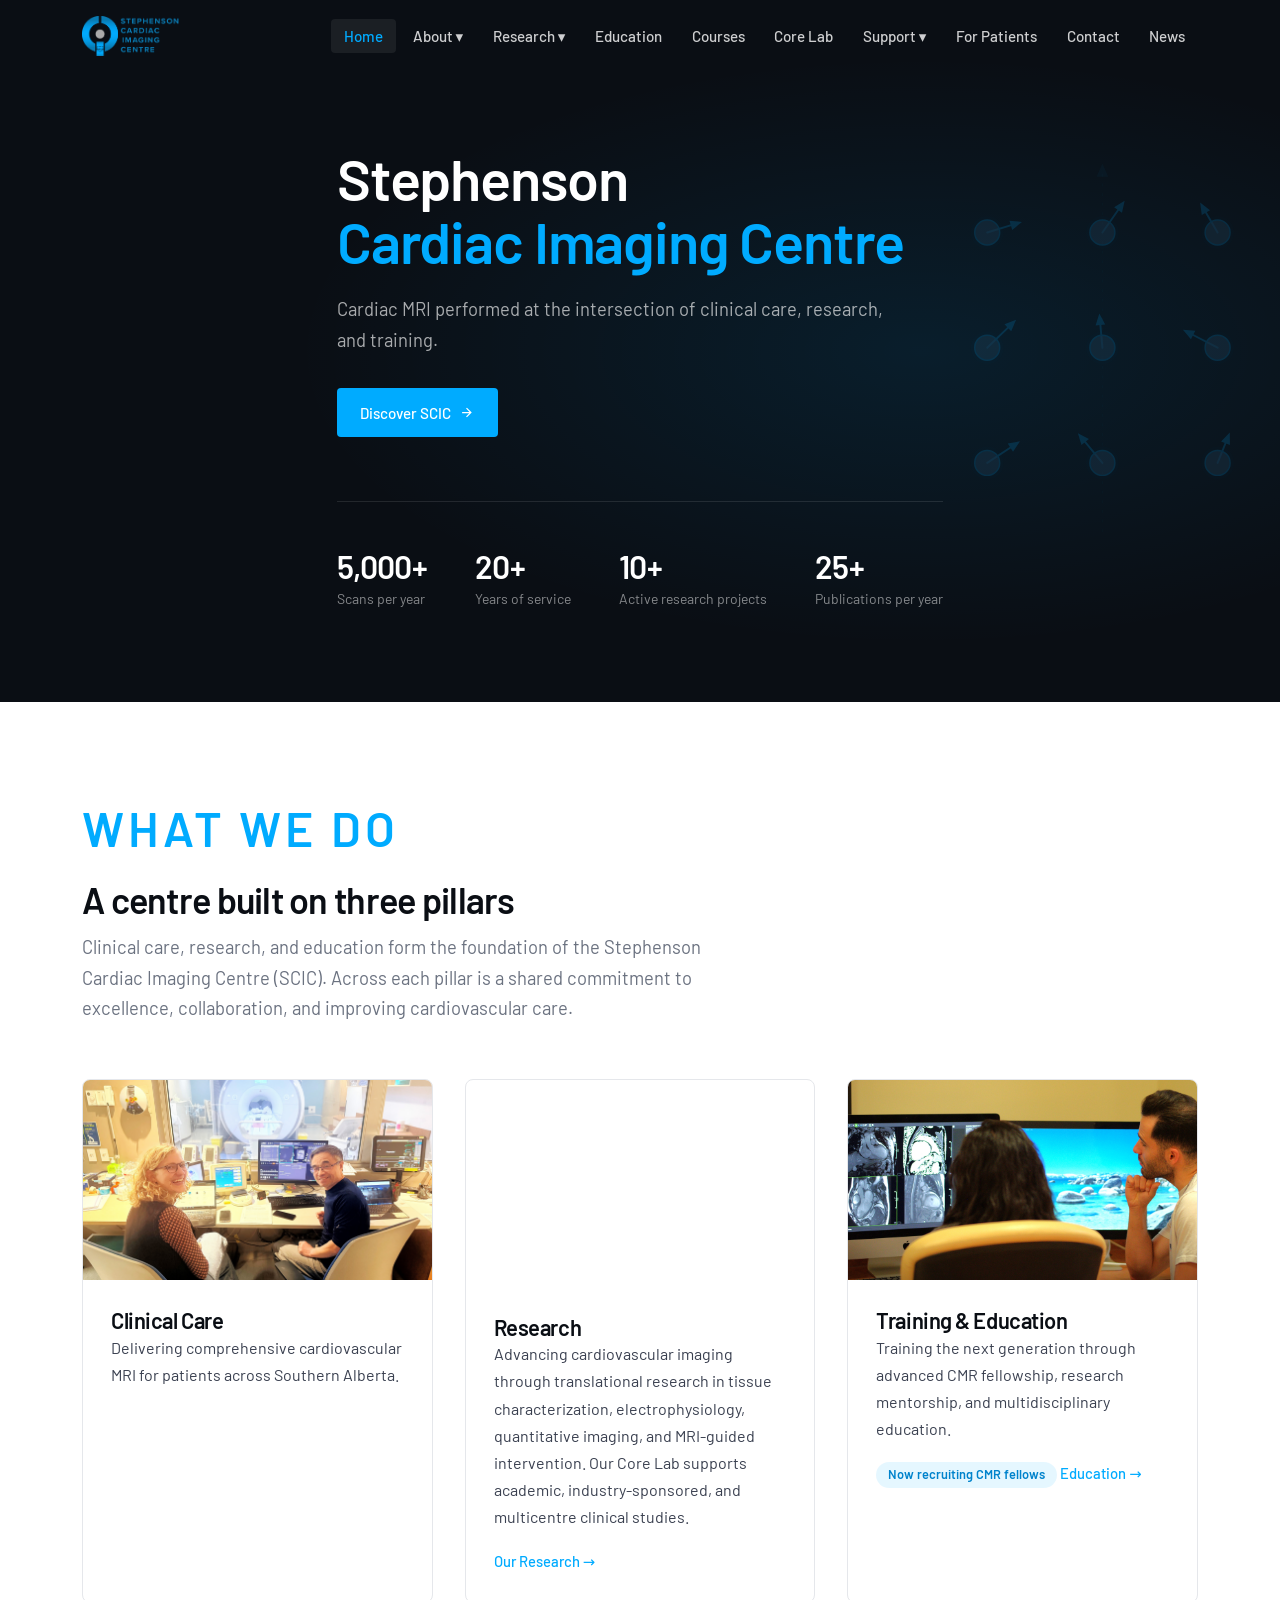
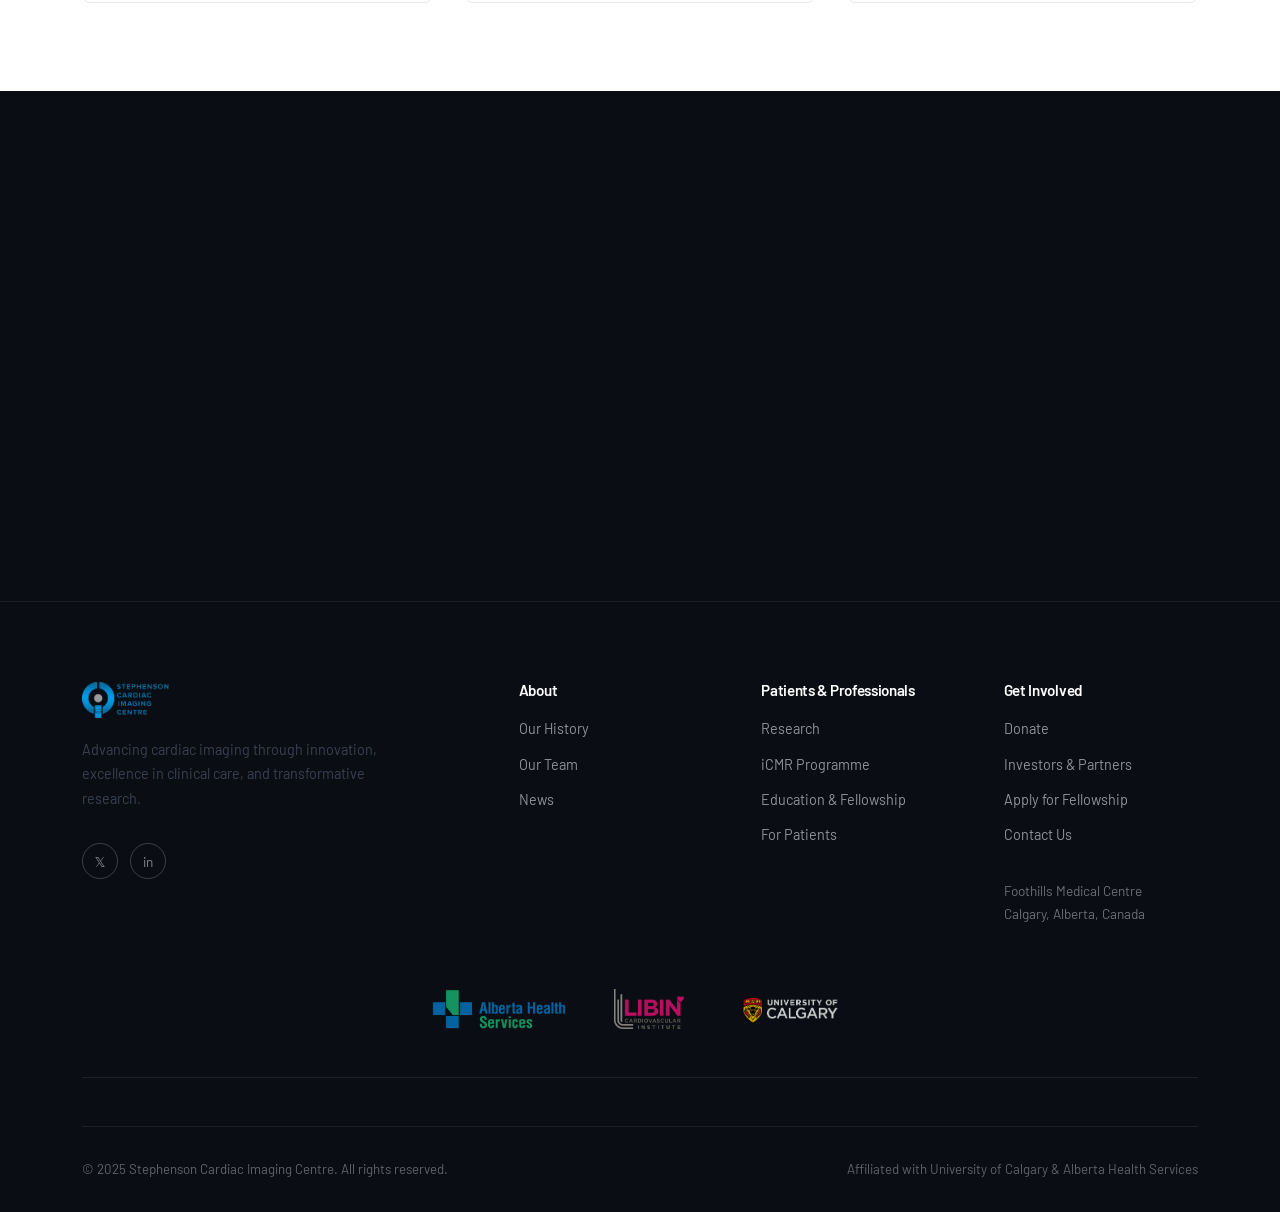
<file: index.html>
<!DOCTYPE html>
<html lang="en">
<head>
  <meta charset="UTF-8">
  <meta name="viewport" content="width=device-width, initial-scale=1.0">
  <title>Stephenson Cardiac Imaging Centre | Advanced Cardiac MRI</title>
  <meta name="description" content="The Stephenson Cardiac Imaging Centre (SCIC) at the University of Calgary, advancing cardiac health through world-class imaging, research, and clinical care.">
  <link rel="icon" type="image/png" href="images/SCIC_Favicon.png">
  <link rel="stylesheet" href="css/main.css">
  <style>
    .grid-3 > div, .grid-3 > a {
      transition: transform 0.3s ease, box-shadow 0.3s ease;
    }
    .grid-3 > a {
      cursor: pointer;
    }
    .grid-3 > div:hover, .grid-3 > a:hover {
      transform: translateY(-4px);
      box-shadow: 0 12px 24px rgba(0, 0, 0, 0.1);
    }
    .recruit-pill {
      display: inline-block;
      max-width: 100%;
      margin-bottom: 0.75rem;
      padding: 0.3rem 0.75rem;
      border-radius: 999px;
      background: rgba(0, 171, 255, 0.1);
      color: var(--blue-dark);
      font-size: 0.8rem;
      font-weight: 600;
      line-height: 1.3;
      white-space: normal;
    }
  </style>
</head>
<body>

<!-- Navigation -->
<div id="nav-holder"></div>

<!-- ====== HERO ====== -->
<section class="hero">
  <div class="hero-bg"></div>

  <!-- Animated MRI — hydrogen protons aligning with the B0 magnetic field. -->
  <div class="hero-visual">
    <svg viewBox="0 0 600 400" fill="none" xmlns="http://www.w3.org/2000/svg">

      <!-- B0 field direction axis (the static vertical magnetic field of the scanner) -->
      <line x1="415" y1="392" x2="415" y2="16" stroke="rgba(0,171,255,0.16)" stroke-width="1" stroke-dasharray="3 7"/>
      <polygon points="415,8 409,22 421,22" fill="rgba(0,171,255,0.24)"/>

      <!-- ── Row 1 (y = 80) ── -->
      <g class="proton-g-1">
        <circle cx="295" cy="80" r="17" fill="rgba(0,171,255,0.07)"/>
        <line class="spin-line" x1="295" y1="80" x2="295" y2="48" stroke="#00ABFF" stroke-width="2" stroke-linecap="round"/>
        <polygon class="spin-tip" points="295,40 290,52 300,52" fill="#00ABFF"/>
        <circle cx="295" cy="80" r="13" fill="rgba(100,170,225,0.58)" stroke="#00ABFF" stroke-width="1.5"/>
      </g>
      <g class="proton-g-2">
        <circle cx="415" cy="80" r="17" fill="rgba(0,171,255,0.07)"/>
        <line class="spin-line" x1="415" y1="80" x2="415" y2="48" stroke="#00ABFF" stroke-width="2" stroke-linecap="round"/>
        <polygon class="spin-tip" points="415,40 410,52 420,52" fill="#00ABFF"/>
        <circle cx="415" cy="80" r="13" fill="rgba(100,170,225,0.58)" stroke="#00ABFF" stroke-width="1.5"/>
      </g>
      <g class="proton-g-3">
        <circle cx="535" cy="80" r="17" fill="rgba(0,171,255,0.07)"/>
        <line class="spin-line" x1="535" y1="80" x2="535" y2="48" stroke="#00ABFF" stroke-width="2" stroke-linecap="round"/>
        <polygon class="spin-tip" points="535,40 530,52 540,52" fill="#00ABFF"/>
        <circle cx="535" cy="80" r="13" fill="rgba(100,170,225,0.58)" stroke="#00ABFF" stroke-width="1.5"/>
      </g>

      <!-- ── Row 2 (y = 200) ── -->
      <g class="proton-g-4">
        <circle cx="295" cy="200" r="17" fill="rgba(0,171,255,0.07)"/>
        <line class="spin-line" x1="295" y1="200" x2="295" y2="168" stroke="#00ABFF" stroke-width="2" stroke-linecap="round"/>
        <polygon class="spin-tip" points="295,160 290,172 300,172" fill="#00ABFF"/>
        <circle cx="295" cy="200" r="13" fill="rgba(100,170,225,0.58)" stroke="#00ABFF" stroke-width="1.5"/>
      </g>
      <g class="proton-g-5">
        <circle cx="415" cy="200" r="17" fill="rgba(0,171,255,0.07)"/>
        <line class="spin-line" x1="415" y1="200" x2="415" y2="168" stroke="#00ABFF" stroke-width="2" stroke-linecap="round"/>
        <polygon class="spin-tip" points="415,160 410,172 420,172" fill="#00ABFF"/>
        <circle cx="415" cy="200" r="13" fill="rgba(100,170,225,0.58)" stroke="#00ABFF" stroke-width="1.5"/>
      </g>
      <g class="proton-g-6">
        <circle cx="535" cy="200" r="17" fill="rgba(0,171,255,0.07)"/>
        <line class="spin-line" x1="535" y1="200" x2="535" y2="168" stroke="#00ABFF" stroke-width="2" stroke-linecap="round"/>
        <polygon class="spin-tip" points="535,160 530,172 540,172" fill="#00ABFF"/>
        <circle cx="535" cy="200" r="13" fill="rgba(100,170,225,0.58)" stroke="#00ABFF" stroke-width="1.5"/>
      </g>

      <!-- ── Row 3 (y = 320) ── -->
      <g class="proton-g-7">
        <circle cx="295" cy="320" r="17" fill="rgba(0,171,255,0.07)"/>
        <line class="spin-line" x1="295" y1="320" x2="295" y2="288" stroke="#00ABFF" stroke-width="2" stroke-linecap="round"/>
        <polygon class="spin-tip" points="295,280 290,292 300,292" fill="#00ABFF"/>
        <circle cx="295" cy="320" r="13" fill="rgba(100,170,225,0.58)" stroke="#00ABFF" stroke-width="1.5"/>
      </g>
      <g class="proton-g-8">
        <circle cx="415" cy="320" r="17" fill="rgba(0,171,255,0.07)"/>
        <line class="spin-line" x1="415" y1="320" x2="415" y2="288" stroke="#00ABFF" stroke-width="2" stroke-linecap="round"/>
        <polygon class="spin-tip" points="415,280 410,292 420,292" fill="#00ABFF"/>
        <circle cx="415" cy="320" r="13" fill="rgba(100,170,225,0.58)" stroke="#00ABFF" stroke-width="1.5"/>
      </g>
      <g class="proton-g-9">
        <circle cx="535" cy="320" r="17" fill="rgba(0,171,255,0.07)"/>
        <line class="spin-line" x1="535" y1="320" x2="535" y2="288" stroke="#00ABFF" stroke-width="2" stroke-linecap="round"/>
        <polygon class="spin-tip" points="535,280 530,292 540,292" fill="#00ABFF"/>
        <circle cx="535" cy="320" r="13" fill="rgba(100,170,225,0.58)" stroke="#00ABFF" stroke-width="1.5"/>
      </g>

    </svg>
  </div>

  <div class="container">
    <div class="hero-content">
      <h1 class="fade-in">
        Stephenson<br>
        <span>Cardiac Imaging Centre</span>
      </h1>
      <p class="fade-in">
        Cardiac MRI performed at the intersection of clinical care, research, and training.
      </p>
      <div class="hero-actions fade-in">
        <a href="about.html" class="btn btn-primary">
          Discover SCIC
          <svg width="15" height="15" viewBox="0 0 24 24" fill="none" stroke="currentColor" stroke-width="2"><path d="M5 12h14M12 5l7 7-7 7"/></svg>
        </a>
      </div>

      <div class="hero-stats fade-in">
        <div>
          <div class="hero-stat-value">5,000+</div>
          <div class="hero-stat-label">Scans per year</div>
        </div>
        <div>
          <div class="hero-stat-value">20+</div>
          <div class="hero-stat-label">Years of service</div>
        </div>
        <div>
          <div class="hero-stat-value">10+</div>
          <div class="hero-stat-label">Active research projects</div>
        </div>
        <div>
          <div class="hero-stat-value">25+</div>
          <div class="hero-stat-label">Publications per year</div>
        </div>
      </div>
    </div>
  </div>
</section>


<!-- ====== WHAT WE DO ====== -->
<section class="section">
  <div class="container">
    <div class="section-head fade-in">
      <span class="eyebrow">What we do</span>
      <h2>A centre built on three pillars</h2>
      <p class="lead"> Clinical care, research, and education form the foundation of the Stephenson Cardiac Imaging Centre (SCIC). Across each pillar is a shared commitment to excellence, collaboration, and improving cardiovascular care.

      </p>
    </div>

    <div class="grid-3">
      <div class="card fade-in">
        <img src="images/index/Clinical care.jpg" class="theme-card-media" alt="Clinical care" style="object-fit: cover;">
        <div class="card-body">
          <h3>Clinical Care</h3>
          <p>Delivering comprehensive cardiovascular MRI for patients across Southern Alberta.</p>
          <!-- <a href="clinical.html" class="card-link">Clinical services →</a> -->
        </div>
      </div>
      <a href="research.html" class="card fade-in"
         onmouseover="document.getElementById('research-video').play()"
         onmouseleave="const v = document.getElementById('research-video'); v.pause(); v.currentTime=0;">
      
          <video id="research-video" class="theme-card-media" muted loop playsinline preload="auto" controlsList="nopictureinpicture" style="object-fit: cover;">
              <source src="images/research/4D Flow.mp4" type="video/mp4">
          </video>
      
        <div class="card-body">
        
            <h3>Research</h3>
        
            <p>
                Advancing cardiovascular imaging through translational research in tissue characterization,
                electrophysiology, quantitative imaging, and MRI-guided intervention. Our Core Lab supports
                academic, industry-sponsored, and multicentre clinical studies.
            </p>  
            <span class="card-link">Our Research →</span>        
            <br>
        </div>
      </a>
      <a href="education.html" class="card fade-in">
        <img src="images/index/Education-case reveiw.jpg" class="theme-card-media" alt="Education case review" style="object-fit: cover;">
        <div class="card-body">
          <h3>Training &amp; Education</h3>
          <p>Training the next generation through advanced CMR fellowship, research mentorship, and multidisciplinary education.</p>
          <span class="recruit-pill">Now recruiting CMR fellows</span>
          <span class="card-link">Education →</span>
        </div>
      </a>
    </div>
  </div>
</section>


<!-- ====== RESEARCH PREVIEW ====== -->
<!-- <section class="section section--grey">
  <div class="container">
    <div class="section-head section-head--row fade-in">
      <div>
        <span class="eyebrow">Research</span>
        <h2>Advancing the science of cardiac imaging</h2>
      </div>
      <a href="research.html" class="btn btn-outline">All projects →</a>
    </div>

    <div class="grid-3 fade-in" id="home-research-grid">
      Cards loaded from data/research.json
    </div>
  </div>
</section> -->


<!-- ====== DONORS CTA ====== -->
<section class="cta-band">
  <div class="container text-center fade-in">
    <span class="eyebrow">Support SCIC</span>
    <h2>Your generosity powers tomorrow's discoveries</h2>
    <p>Philanthropic support enables us to acquire next-generation imaging technology, fund innovative research, and train future cardiac imaging leaders.</p>
    <a href="donors.html" class="btn btn-primary">Support SCIC</a>
  </div>
</section>

<!-- Footer -->
<div id="footer-holder"></div>

<script src="js/nav.js"></script>
<script src="js/main.js"></script>

<script>
  // ---- Intersection Observer for mobile: auto-play videos & scale cards when in viewport ----
  if (!window.matchMedia('(hover: hover)').matches) {
    // Mobile device (no hover capability)
    const observer = new IntersectionObserver((entries) => {
      entries.forEach(entry => {
        if (entry.isIntersecting) {
          entry.target.classList.add('active');
          const video = entry.target.querySelector('video');
          if (video) video.play();
        } else {
          entry.target.classList.remove('active');
          const video = entry.target.querySelector('video');
          if (video) {
            video.pause();
            video.currentTime = 0;
          }
        }
      });
    }, { threshold: 0.5 });

    document.querySelectorAll('.card').forEach(card => observer.observe(card));
  }
</script>
<script data-goatcounter="https://scic-website.goatcounter.com/count"
        async src="//gc.zgo.at/count.js"></script>
</body>
</html>
</file>
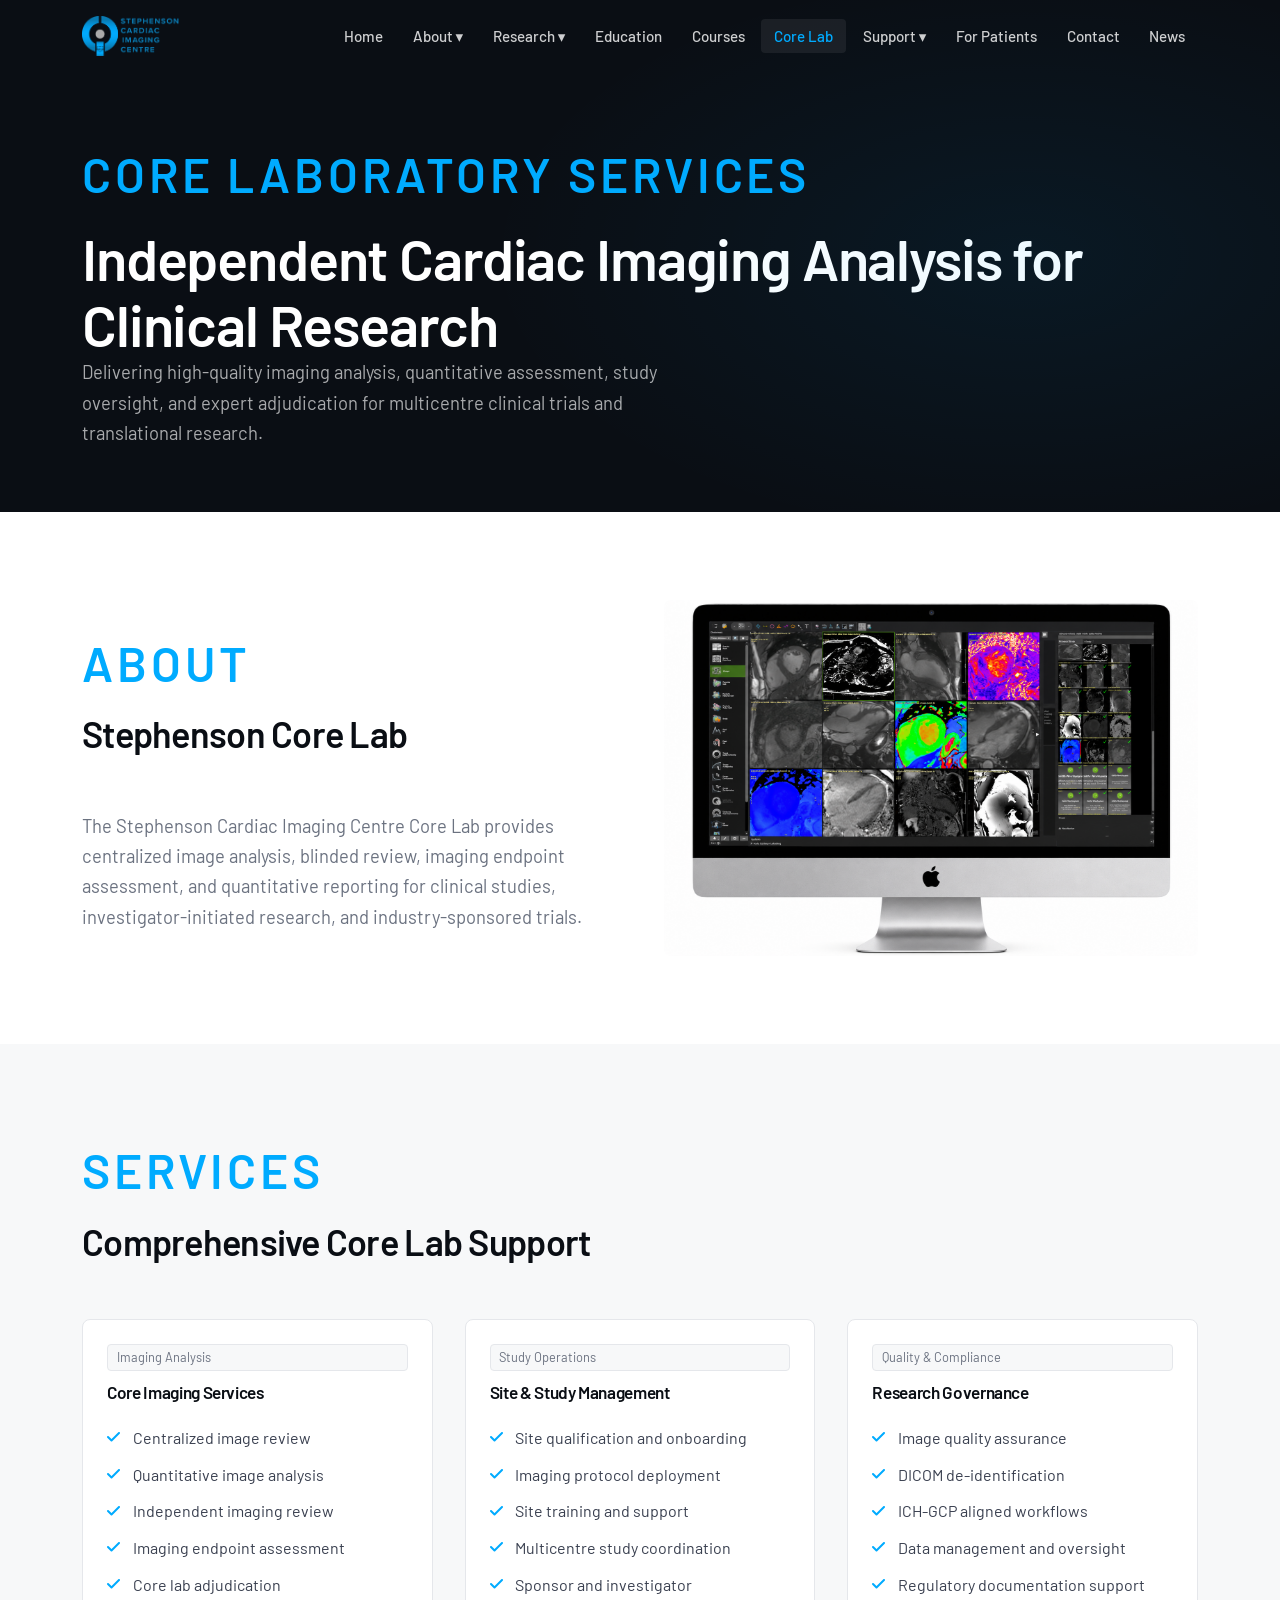
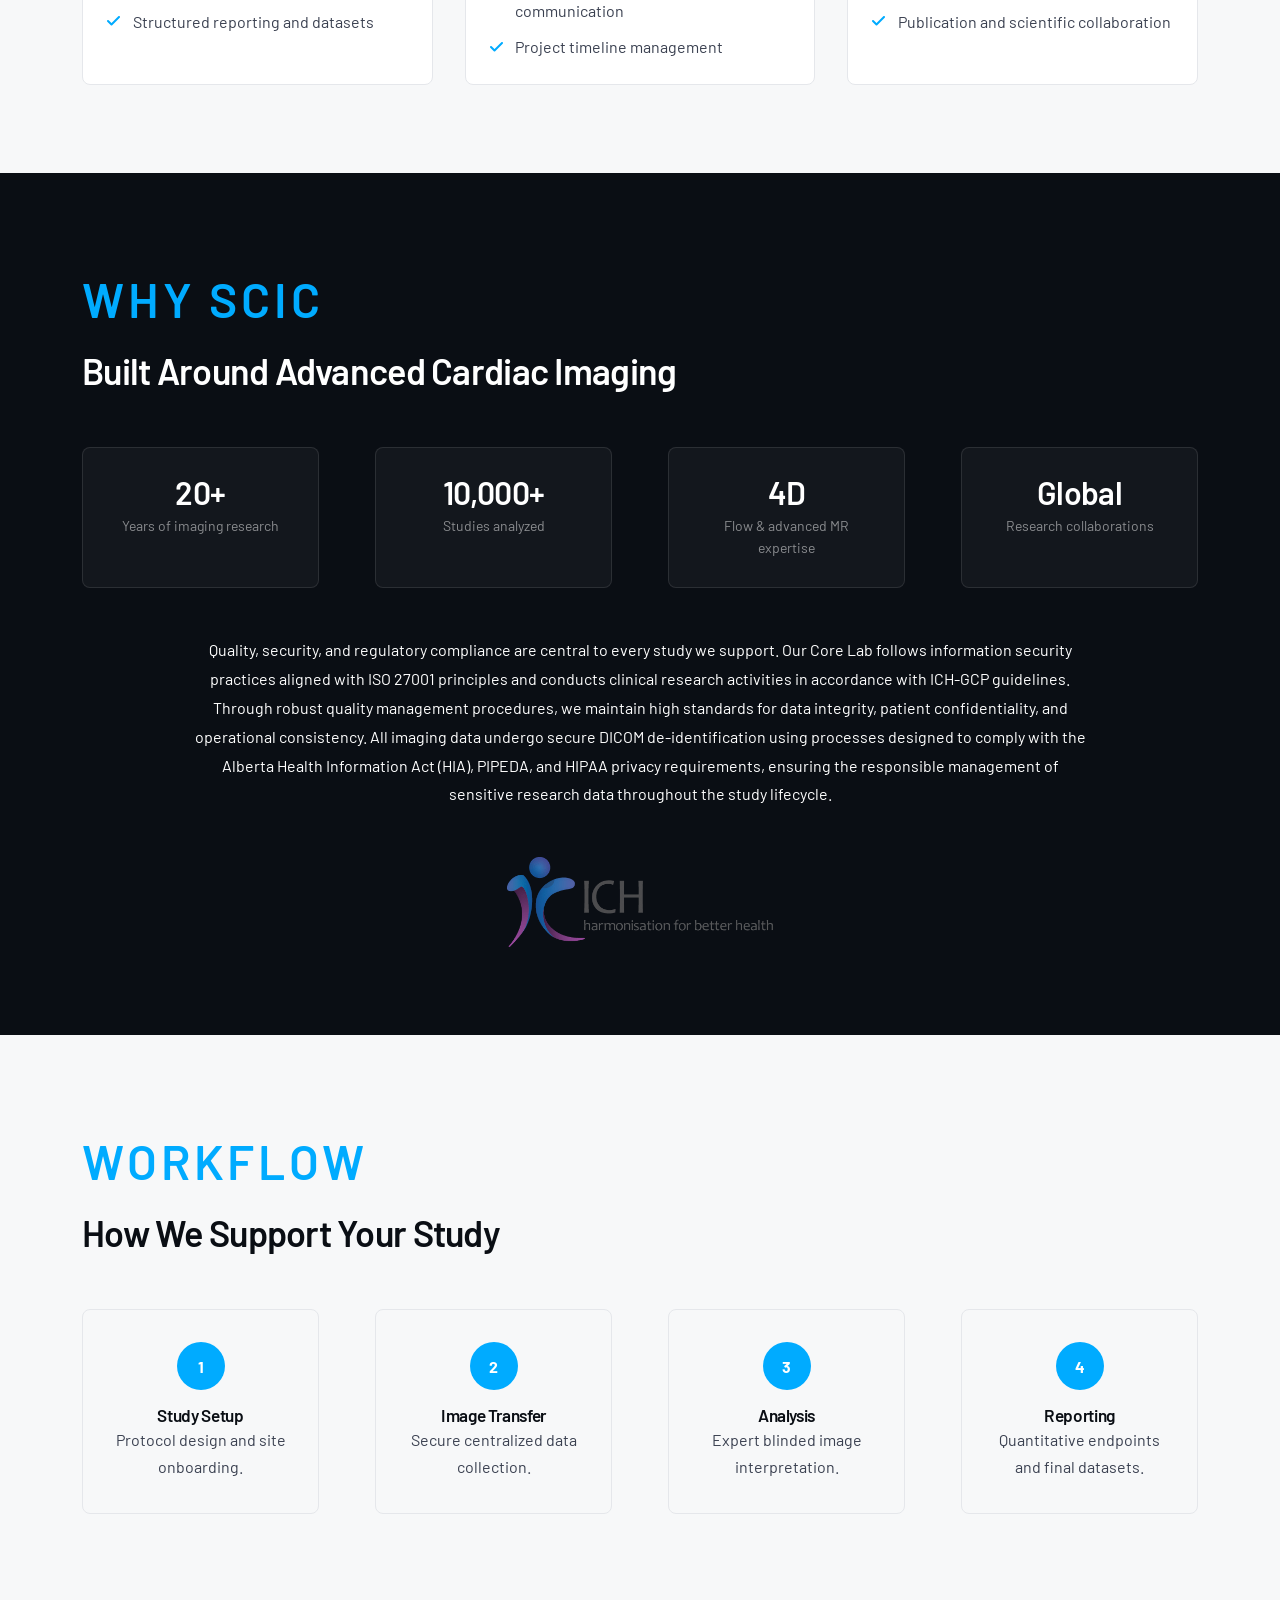
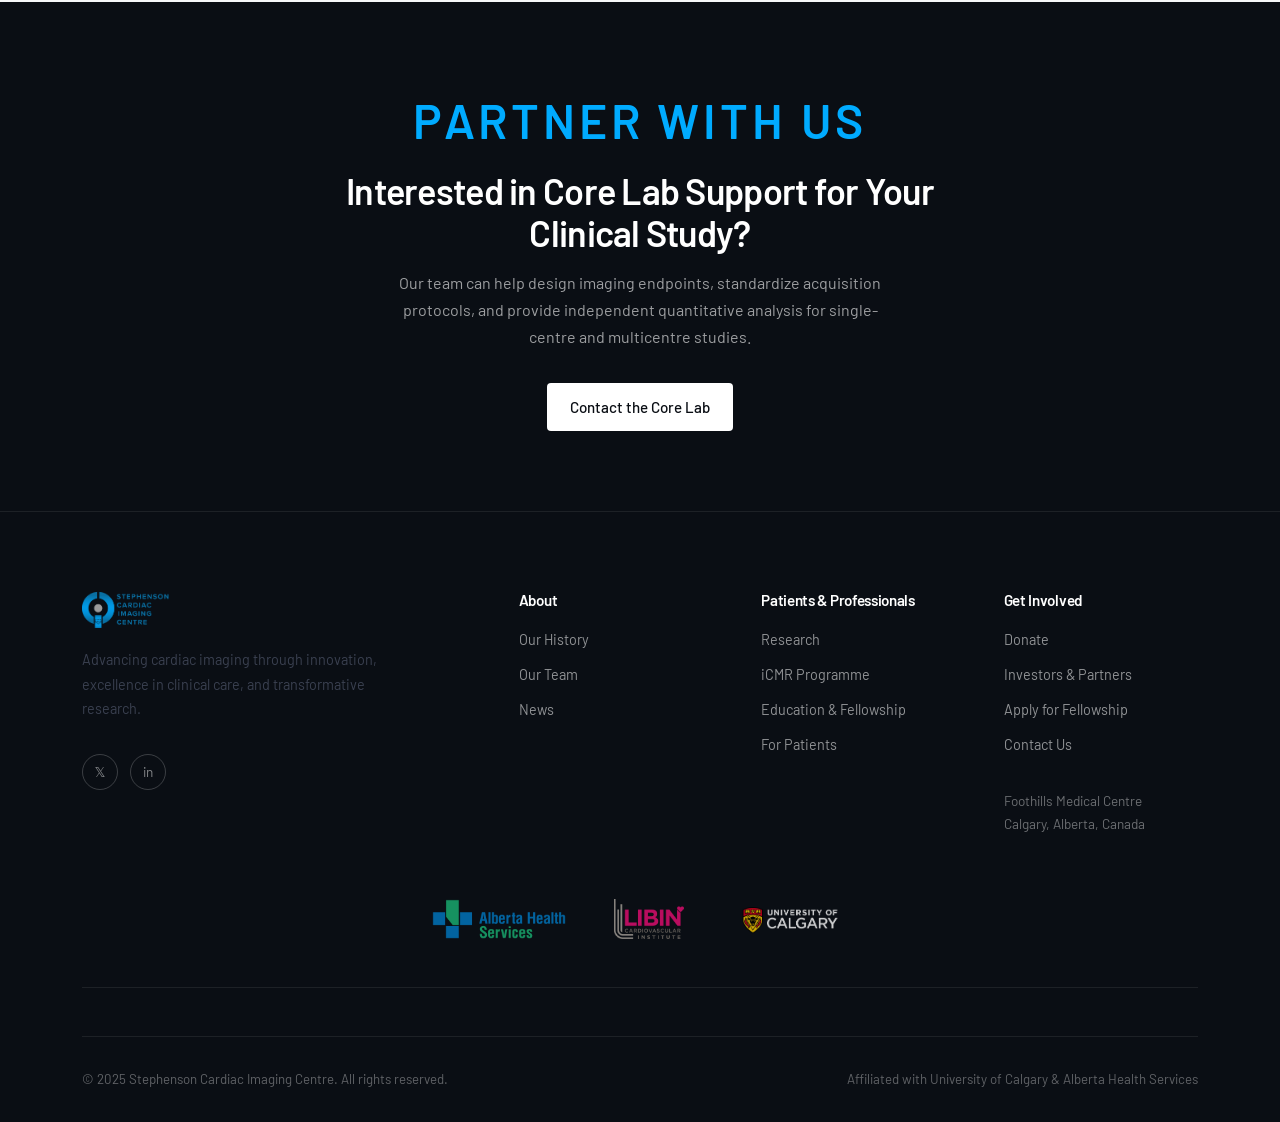
<file: core-lab.html>
<!DOCTYPE html>
<html lang="en">
<head>
<meta charset="UTF-8">
<meta name="viewport" content="width=device-width,initial-scale=1">
<title>Core Lab | Stephenson Cardiac Imaging Centre</title>

<link rel="icon" type="image/png" href="images/SCIC_Favicon.png">
<link rel="stylesheet" href="css/main.css">

<style>
/* Page-only: numbered workflow badge (no shared equivalent in main.css).
   Layout, cards, lists, stats and CTA all use the shared components. */
.workflow-step-number{
    width:48px;
    height:48px;
    margin:0 auto 1rem;
    background:var(--blue);
    color:white;
    border-radius:50%;
    display:flex;
    align-items:center;
    justify-content:center;
    font-weight:700;
}
</style>
</head>

<body>

<div id="nav-holder"></div>

<!-- HERO -->

<section class="page-hero">
    <div class="page-hero-bg"></div>

    <div class="container">

        <span class="eyebrow">Core Laboratory Services</span>

        <h1>
            Independent Cardiac Imaging Analysis
            for Clinical Research
        </h1>

        <p class="lead">
            Delivering high-quality imaging analysis,
            quantitative assessment, study oversight,
            and expert adjudication for multicentre
            clinical trials and translational research.
        </p>

    </div>
</section>

<!-- OVERVIEW -->

<section class="section">

    <div class="container">

        <div class="grid-2 fade-in">

            <div>

                <div class="section-head">

                    <span class="eyebrow">About</span>

                    <h2>Stephenson Core Lab</h2>

                </div>

                <p class="lead">
                    The Stephenson Cardiac Imaging Centre Core Lab
                    provides centralized image analysis, blinded
                    review, imaging endpoint assessment, and
                    quantitative reporting for clinical studies,
                    investigator-initiated research, and industry-sponsored trials.
                </p>

            </div>

            <div>

                <img
                    src="images/core-lab-info.png"
                    alt="SCIC Core Lab"
                    style="border-radius:var(--radius);">

            </div>

        </div>

    </div>

</section>


<!-- SERVICES -->

<section class="section section--grey">

<div class="container">

<div class="section-head fade-in">
    <span class="eyebrow">Services</span>
    <h2>Comprehensive Core Lab Support</h2>
</div>

<div class="grid-3 fade-in">

    <div class="research-card">

        <span class="tag">Imaging Analysis</span>

        <h4>Core Imaging Services</h4>

        <ul class="check-list mt-2">
            <li>Centralized image review</li>
            <li>Quantitative image analysis</li>
            <li>Independent imaging review</li>
            <li>Imaging endpoint assessment</li>
            <li>Core lab adjudication</li>
            <li>Structured reporting and datasets</li>
        </ul>

    </div>

    <div class="research-card">

        <span class="tag">Study Operations</span>

        <h4>Site & Study Management</h4>

        <ul class="check-list mt-2">
            <li>Site qualification and onboarding</li>
            <li>Imaging protocol deployment</li>
            <li>Site training and support</li>
            <li>Multicentre study coordination</li>
            <li>Sponsor and investigator communication</li>
            <li>Project timeline management</li>
        </ul>

    </div>

    <div class="research-card">

        <span class="tag">Quality & Compliance</span>

        <h4>Research Governance</h4>

        <ul class="check-list mt-2">
            <li>Image quality assurance</li>
            <li>DICOM de-identification</li>
            <li>ICH-GCP aligned workflows</li>
            <li>Data management and oversight</li>
            <li>Regulatory documentation support</li>
            <li>Publication and scientific collaboration</li>
        </ul>

    </div>

</div>

</div>

</section>

<!-- MODALITIES -->
<!--
<section class="section">

<div class="container">

<div class="section-head fade-in">

    <span class="eyebrow">Expertise</span>

    <h2>Supported Imaging Modalities</h2>

</div>

<div class="feature-grid fade-in">

    <div class="icon-card">

        <h4>Cardiac MRI</h4>

        <p>
            Function, tissue characterization,
            perfusion, flow, strain, scar analysis.
        </p>

    </div>

    <div class="icon-card">

        <h4>Cardiac CT</h4>

        <p>
            Structural heart assessment,
            coronary imaging, intervention planning.
        </p>

    </div>

    <div class="icon-card">

        <h4>Echocardiography</h4>

        <p>
            2D, 3D, strain imaging,
            valvular assessment.
        </p>

    </div>

    <div class="icon-card">

        <h4>Multimodality</h4>

        <p>
            Integrated imaging endpoints
            across complex studies.
        </p>

    </div>

</div>

</div>

</section>
    -->
<!-- WHY US -->

<section class="section section--dark">

<div class="container">

<div class="section-head fade-in">

 <span class="eyebrow">Why SCIC</span>

<h2 style="color:white;">Built Around Advanced Cardiac Imaging</h2>

</div>

<div class="grid-4 fade-in">

    <div class="theme-card text-center">
        <div class="hero-stat-value">20+</div>
        <div class="hero-stat-label">Years of imaging research</div>
    </div>

    <div class="theme-card text-center">
        <div class="hero-stat-value">10,000+</div>
        <div class="hero-stat-label">Studies analyzed</div>
    </div>

    <div class="theme-card text-center">
        <div class="hero-stat-value">4D</div>
        <div class="hero-stat-label">Flow &amp; advanced MR expertise</div>
    </div>

    <div class="theme-card text-center">
        <div class="hero-stat-value">Global</div>
        <div class="hero-stat-label">Research collaborations</div>
    </div>

</div>

<!-- Quality Statement -->

<div class="fade-in" style="max-width:900px; margin:3rem auto 0; text-align:center;">

    <p style="color:white; line-height:1.8;">
        Quality, security, and regulatory compliance are central to every study we support.
        Our Core Lab follows information security practices aligned with ISO 27001 principles
        and conducts clinical research activities in accordance with ICH-GCP guidelines.
        Through robust quality management procedures, we maintain high standards for data
        integrity, patient confidentiality, and operational consistency. All imaging data
        undergo secure DICOM de-identification using processes designed to comply with the
        Alberta Health Information Act (HIA), PIPEDA, and HIPAA privacy requirements,
        ensuring the responsible management of sensitive research data throughout the
        study lifecycle.
    </p>

</div>

<!-- Certifications / Standards -->

<div class="fade-in"
     style="display:flex;
            justify-content:center;
            align-items:center;
            gap:3rem;
            flex-wrap:wrap;
            margin-top:3rem;">

    <img
        src="images/ich-gcp-logo.png"
        alt="ICH-GCP"
        style="height:90px; width:auto;"
    >

</div>

</div>

</section>

<!-- WORKFLOW -->

<section class="section section--grey">

<div class="container">

<div class="section-head fade-in">
    <span class="eyebrow">Workflow</span>
    <h2>How We Support Your Study</h2>
</div>

<div class="grid-4 fade-in">

<div class="panel text-center">
    <div class="workflow-step-number">1</div>
    <h4>Study Setup</h4>
    <p>Protocol design and site onboarding.</p>
</div>

<div class="panel text-center">
    <div class="workflow-step-number">2</div>
    <h4>Image Transfer</h4>
    <p>Secure centralized data collection.</p>
</div>

<div class="panel text-center">
    <div class="workflow-step-number">3</div>
    <h4>Analysis</h4>
    <p>Expert blinded image interpretation.</p>
</div>

<div class="panel text-center">
    <div class="workflow-step-number">4</div>
    <h4>Reporting</h4>
    <p>Quantitative endpoints and final datasets.</p>
</div>

</div>

</div>

</section>

<!-- CTA -->

<section class="cta-band">

<div class="container text-center fade-in">

<span class="eyebrow">Partner With Us</span>

<h2>
Interested in Core Lab Support
for Your Clinical Study?
</h2>

<p>
Our team can help design imaging endpoints,
standardize acquisition protocols,
and provide independent quantitative analysis
for single-centre and multicentre studies.
</p>

<a href="contact.html" class="btn btn-white">
Contact the Core Lab
</a>

</div>

</section>

<div id="footer-holder"></div>

<script src="js/nav.js"></script>
<script src="js/main.js"></script>

<script data-goatcounter="https://scic-website.goatcounter.com/count"
async src="//gc.zgo.at/count.js"></script>

</body>
</html>
</file>
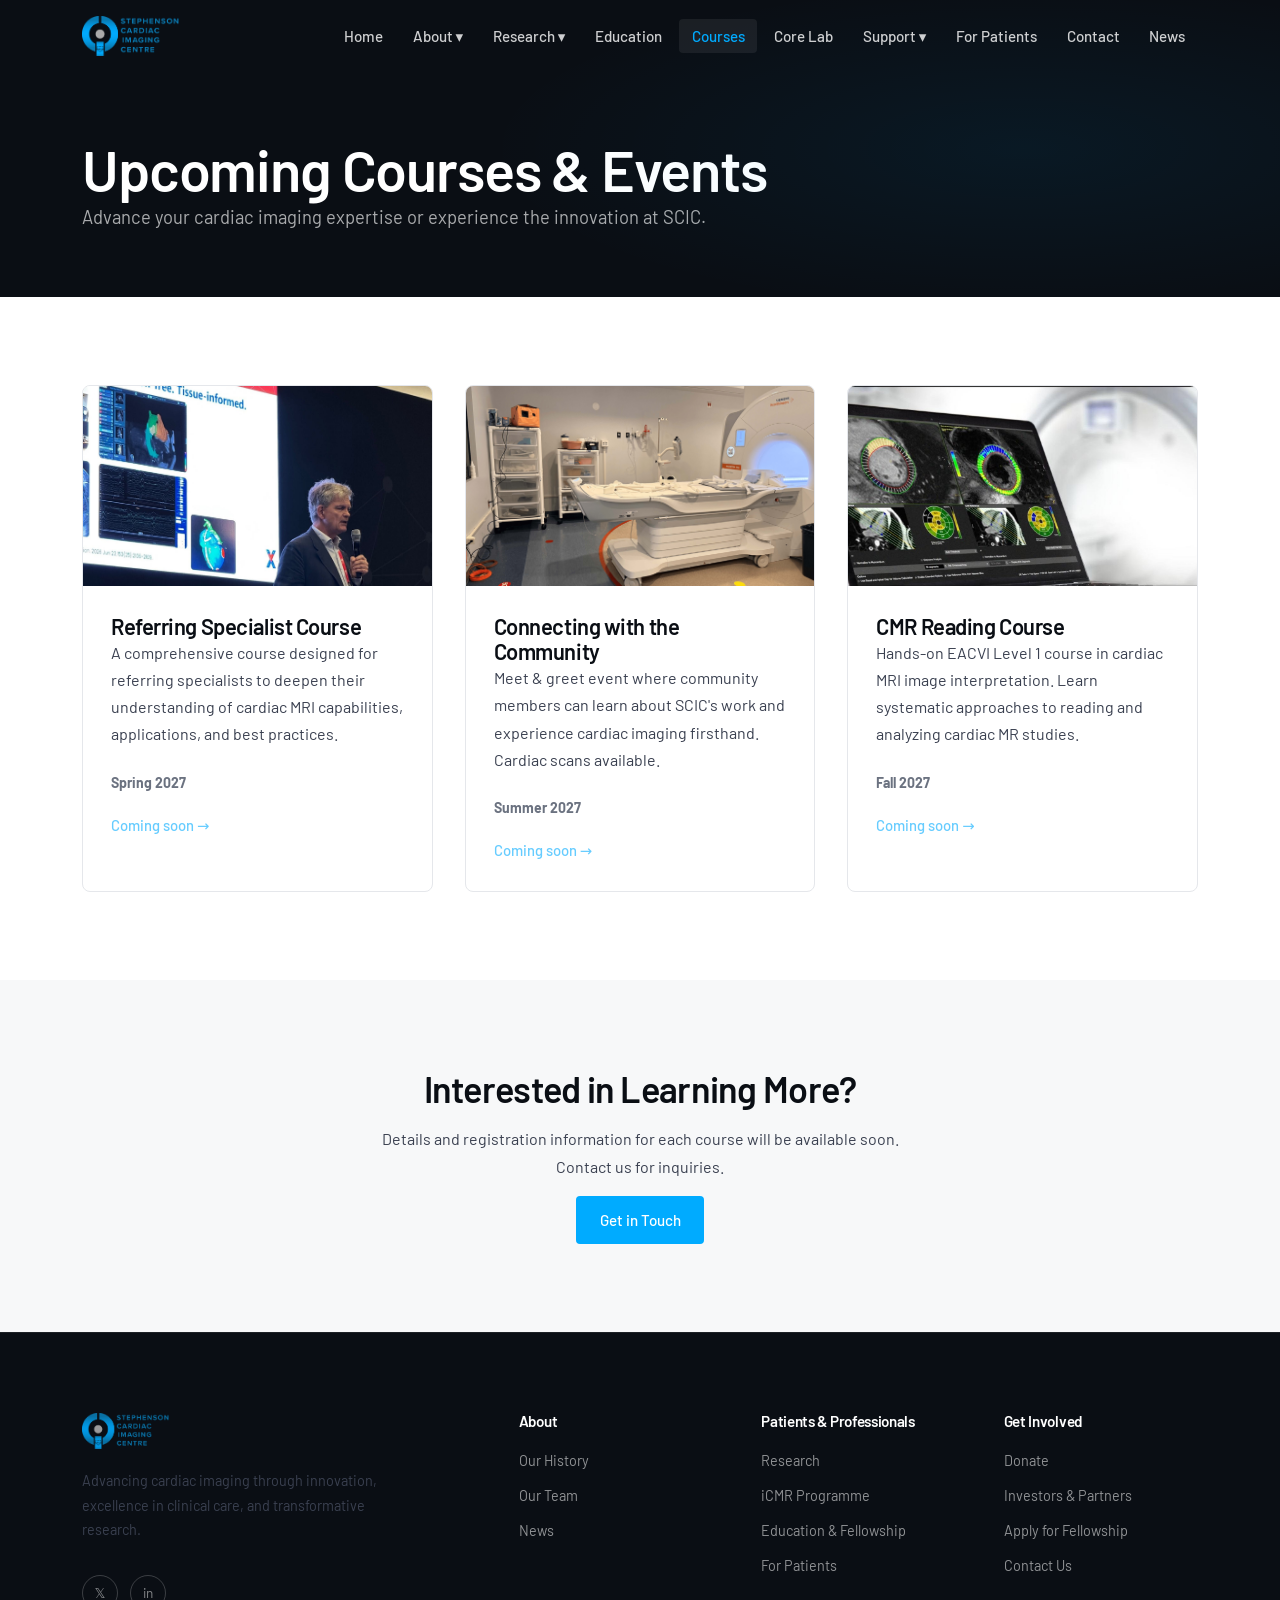
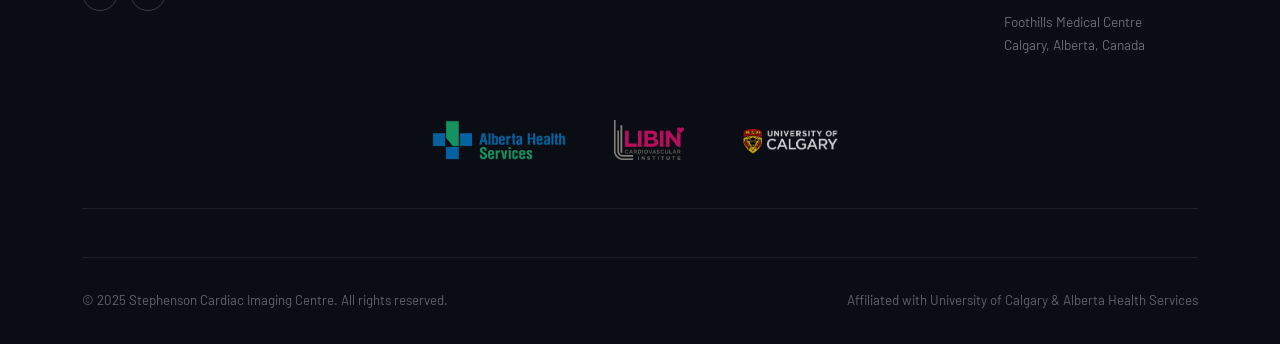
<file: courses.html>
<!DOCTYPE html>
<html lang="en">
<head>
  <meta charset="UTF-8">
  <meta name="viewport" content="width=device-width, initial-scale=1.0">
  <title>Courses & Events | Stephenson Cardiac Imaging Centre</title>
  <meta name="description" content="Upcoming courses and educational events from the Stephenson Cardiac Imaging Centre for specialists, clinicians, and the community.">
  <link rel="icon" type="image/png" href="images/SCIC_Favicon.png">
  <link rel="stylesheet" href="css/main.css">
</head>
<body>

<!-- Navigation -->
<div id="nav-holder"></div>

<!-- ====== PAGE HERO ====== -->
<section class="page-hero">
  <div class="page-hero-bg"></div>
  <div class="container">
    <h1>Upcoming Courses & Events</h1>
    <p class="lead">Advance your cardiac imaging expertise or experience the innovation at SCIC.</p>
  </div>
</section>

<!-- ====== COURSES GRID ====== -->
<section class="section">
  <div class="container">
    <div class="grid-3">

      <!-- Course 1: Specialist Referral Course -->
      <div class="card fade-in">
        <img src="images/courses/refer_special.jpg" class="theme-card-media" alt="MRI Scanner" style="object-fit: cover;">
        <div class="card-body">
          <h3>Referring Specialist Course</h3>
          <p>A comprehensive course designed for referring specialists to deepen their understanding of cardiac MRI capabilities, applications, and best practices.</p>
          <div class="meta" style="margin-top: 1.5rem;">
            <strong>Spring 2027</strong>
          </div>
          <a href="#" class="card-link" style="pointer-events: none; opacity: 0.6;">Coming soon →</a>
        </div>
      </div>

      <!-- Course 2: Community Connect -->
      <div class="card fade-in">
        <img src="images/courses/MRI-scanner.jpg" class="theme-card-media" alt="MRI Scanner" style="object-fit: cover;">
        <div class="card-body">
          <h3>Connecting with the Community</h3>
          <p>Meet & greet event where community members can learn about SCIC's work and experience cardiac imaging firsthand. Cardiac scans available.</p>
          <div class="meta" style="margin-top: 1.5rem;">
            <strong>Summer 2027</strong>
          </div>
          <a href="#" class="card-link" style="pointer-events: none; opacity: 0.6;">Coming soon →</a>
        </div>
      </div>

      <!-- Course 3: CMR Reading Course -->
      <div class="card fade-in">
        <img src="images/courses/aicvi.jpg" class="theme-card-media" alt="MRI Scanner" style="object-fit: cover;">
        <div class="card-body">
          <h3>CMR Reading Course</h3>
          <p>Hands-on EACVI Level 1 course in cardiac MRI image interpretation. Learn systematic approaches to reading and analyzing cardiac MR studies.</p>
          <div class="meta" style="margin-top: 1.5rem;">
            <strong>Fall 2027</strong>
          </div>
          <a href="#" class="card-link" style="pointer-events: none; opacity: 0.6;">Coming soon →</a>
        </div>
      </div>



    </div>
  </div>
</section>

<!-- ====== Interest CTA ====== -->
<section class="section section--grey">
  <div class="container text-center fade-in">
    <h2>Interested in Learning More?</h2>
    <p style="max-width: 520px; margin: 1rem auto;">Details and registration information for each course will be available soon. Contact us for inquiries.</p>
    <a href="contact.html" class="btn btn-primary">Get in Touch</a>
  </div>
</section>

<!-- Footer -->
<div id="footer-holder"></div>

<script src="js/nav.js"></script>
<script src="js/main.js"></script>
<script data-goatcounter="https://scic-website.goatcounter.com/count"
        async src="//gc.zgo.at/count.js"></script>

</body>
</html>
</file>
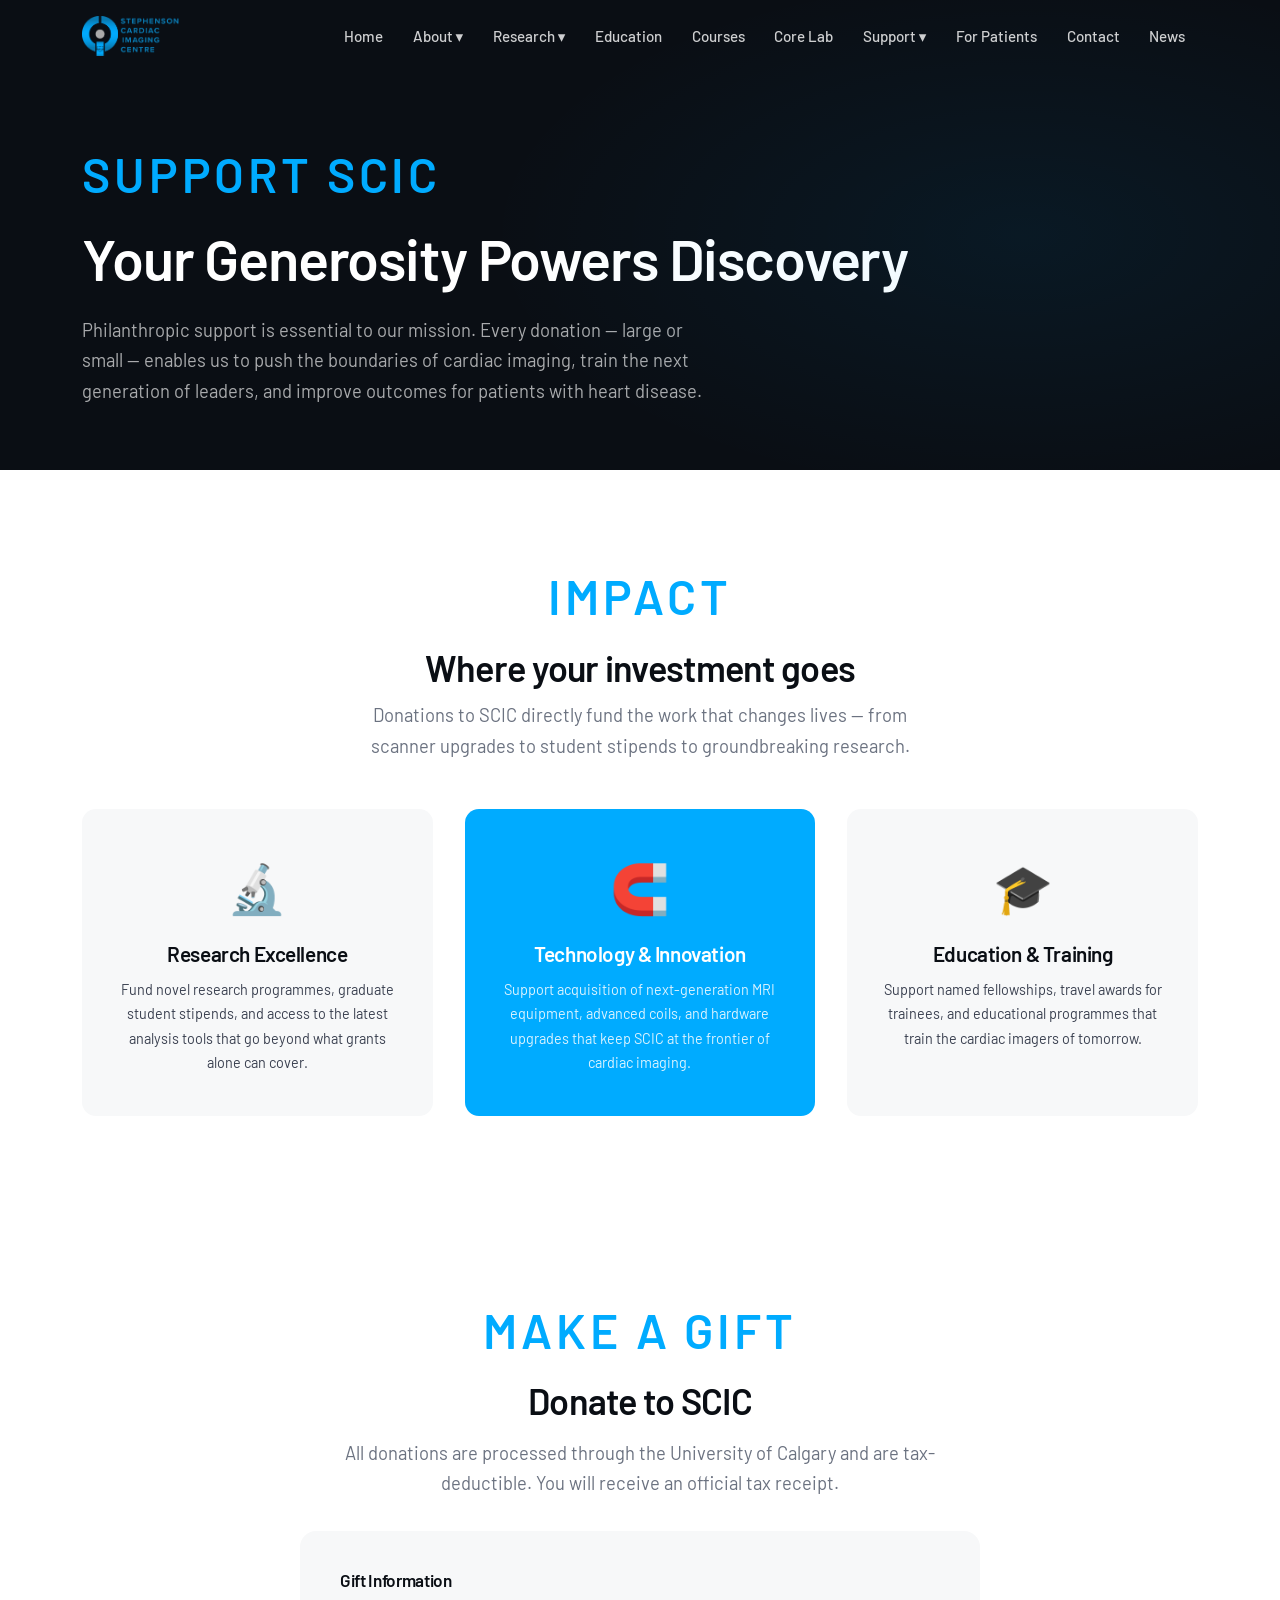
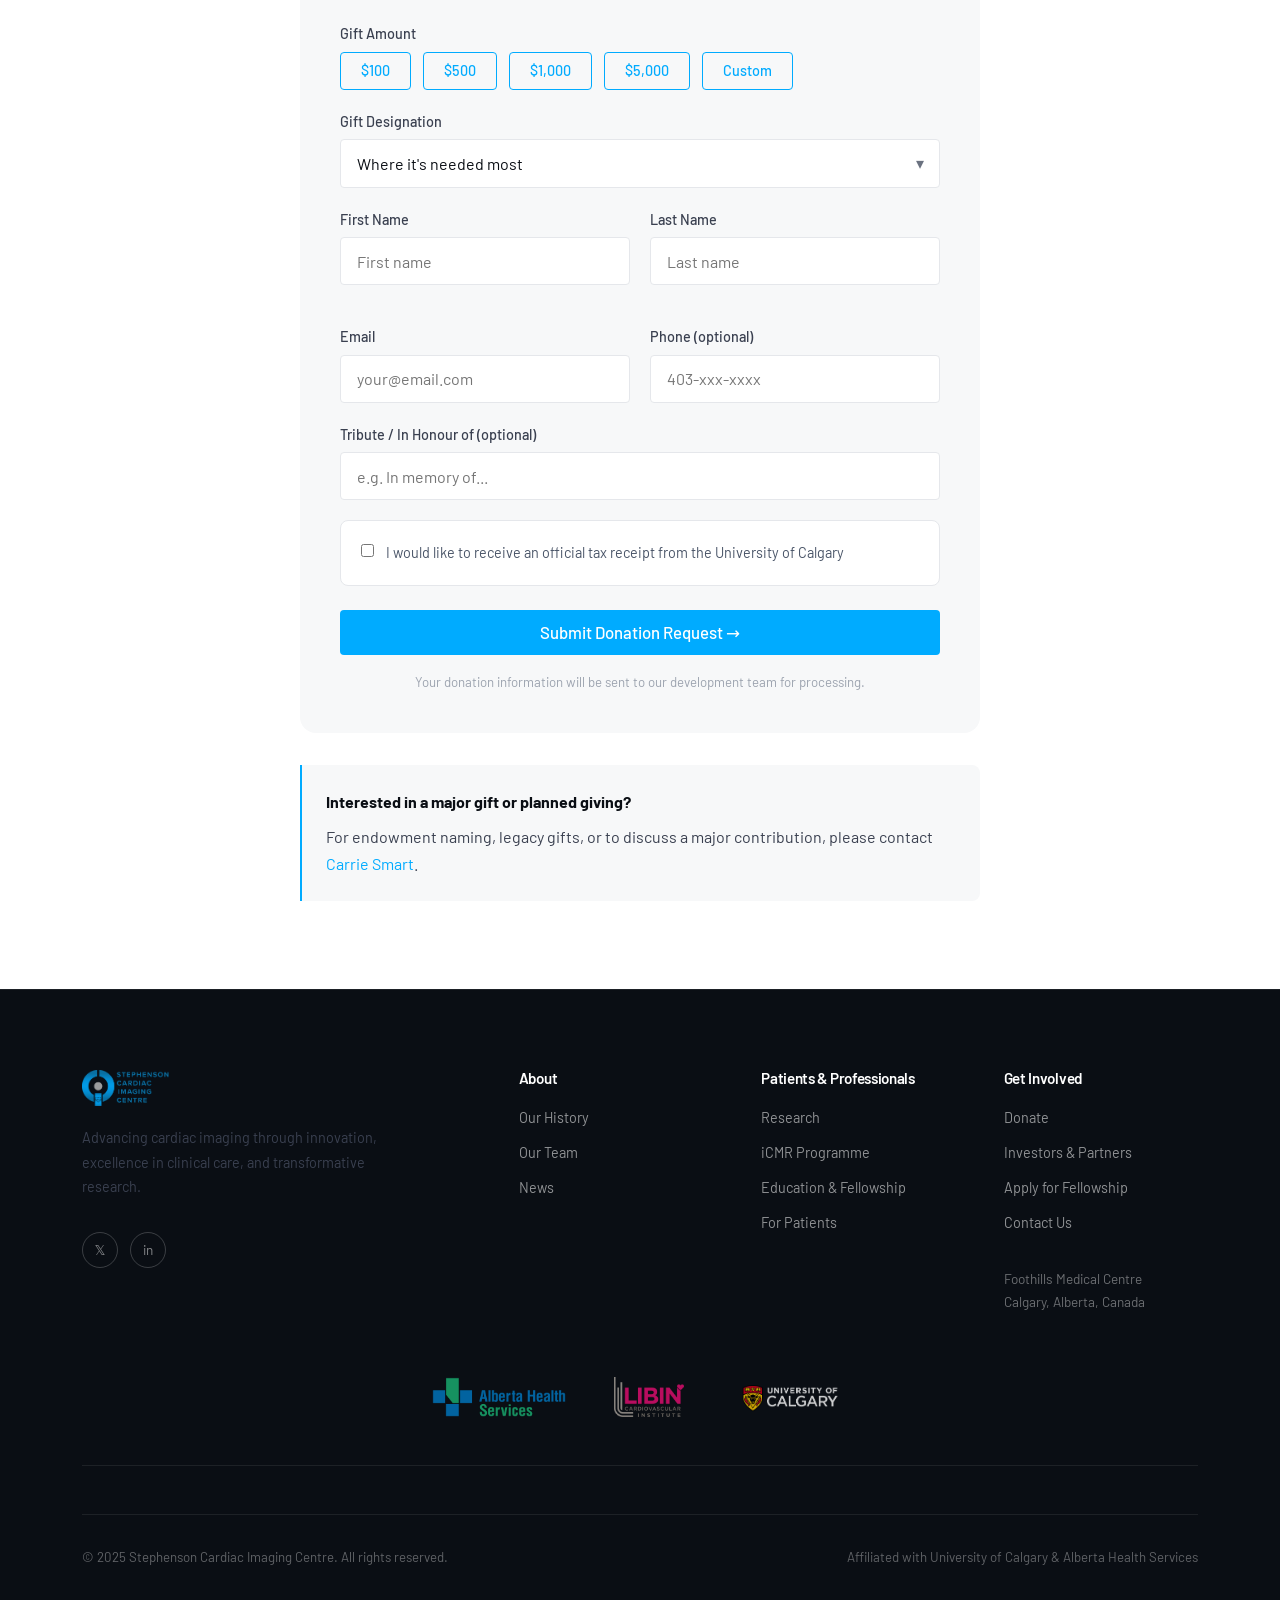
<file: donors.html>
<!DOCTYPE html>
<html lang="en">
<head>
  <meta charset="UTF-8">
  <meta name="viewport" content="width=device-width, initial-scale=1.0">
  <title>Support SCIC | Stephenson Cardiac Imaging Centre</title>
  <link rel="icon" type="image/png" href="images/SCIC_Favicon.png">
  <link rel="stylesheet" href="css/main.css">
  <style>
    .grid-3 > div {
      transition: transform 0.3s ease, box-shadow 0.3s ease;
    }
    .grid-3 > div:hover {
      transform: translateY(-4px);
      box-shadow: 0 12px 24px rgba(0, 0, 0, 0.1);
    }
  </style>
</head>
<body>

<div id="nav-holder"></div>

<!-- Hero -->
<section class="page-hero" style="min-height:50vh;">
  <div class="page-hero-bg"></div>
  <div class="container">
    <span class="eyebrow">Support SCIC</span>
    <h1>Your Generosity Powers Discovery</h1>
    <p class="lead mt-3">Philanthropic support is essential to our mission. Every donation — large or small — enables us to push the boundaries of cardiac imaging, train the next generation of leaders, and improve outcomes for patients with heart disease.</p>
  </div>
</section>

<!-- ====== IMPACT ====== -->
<section class="section">
  <div class="container">
    <div class="text-center mb-6 fade-in">
      <span class="eyebrow">Impact</span>
      <h2>Where your investment goes</h2>
      <p class="lead mt-2" style="max-width:580px;margin:0.75rem auto 0;">Donations to SCIC directly fund the work that changes lives — from scanner upgrades to student stipends to groundbreaking research.</p>
    </div>

    <div class="grid-3 fade-in">
      <div style="text-align:center;padding:2.5rem 2rem;border-radius:14px;background:var(--grey-light);">
        <div style="font-size:3rem;margin-bottom:1rem;">🔬</div>
        <h3 style="font-size:1.3rem;margin-bottom:0.75rem;">Research Excellence</h3>
        <p style="font-size:0.9rem;">Fund novel research programmes, graduate student stipends, and access to the latest analysis tools that go beyond what grants alone can cover.</p>
      </div>
      <div style="text-align:center;padding:2.5rem 2rem;border-radius:14px;background:var(--blue);color:white;">
        <div style="font-size:3rem;margin-bottom:1rem;">🧲</div>
        <h3 style="font-size:1.3rem;margin-bottom:0.75rem;color:white;">Technology & Innovation</h3>
        <p style="font-size:0.9rem;color:rgba(255,255,255,0.85);">Support acquisition of next-generation MRI equipment, advanced coils, and hardware upgrades that keep SCIC at the frontier of cardiac imaging.</p>
      </div>
      <div style="text-align:center;padding:2.5rem 2rem;border-radius:14px;background:var(--grey-light);">
        <div style="font-size:3rem;margin-bottom:1rem;">🎓</div>
        <h3 style="font-size:1.3rem;margin-bottom:0.75rem;">Education & Training</h3>
        <p style="font-size:0.9rem;">Support named fellowships, travel awards for trainees, and educational programmes that train the cardiac imagers of tomorrow.</p>
      </div>
    </div>
  </div>
</section>


<!-- ====== DONATE FORM ====== -->
<section id="donate-form" class="section">
  <div class="container">
    <div style="max-width:680px;margin:0 auto;">
      <div class="text-center mb-4 fade-in">
        <span class="eyebrow">Make a Gift</span>
        <h2>Donate to SCIC</h2>
        <p class="lead mt-2">All donations are processed through the University of Calgary and are tax-deductible. You will receive an official tax receipt.</p>
      </div>

      <div style="background:var(--grey-light);border-radius:16px;padding:2.5rem;" class="fade-in">
        <h4 class="mb-4">Gift Information</h4>

        <div class="form-group">
          <label class="form-label">Gift Amount</label>
          <div style="display:flex;gap:0.75rem;flex-wrap:wrap;margin-bottom:0.75rem;" id="amount-pills">
            <button class="btn btn-outline amount-pill" data-amount="100" style="padding:0.6rem 1.25rem;font-size:0.9rem;">$100</button>
            <button class="btn btn-outline amount-pill" data-amount="500" style="padding:0.6rem 1.25rem;font-size:0.9rem;">$500</button>
            <button class="btn btn-outline amount-pill" data-amount="1000" style="padding:0.6rem 1.25rem;font-size:0.9rem;">$1,000</button>
            <button class="btn btn-outline amount-pill" data-amount="5000" style="padding:0.6rem 1.25rem;font-size:0.9rem;">$5,000</button>
            <button class="btn btn-outline amount-pill" data-amount="custom" style="padding:0.6rem 1.25rem;font-size:0.9rem;">Custom</button>
          </div>
          <input type="number" class="form-input" id="custom-amount" placeholder="Enter custom amount (CAD)" style="display:none;">
        </div>

        <div class="form-group">
          <label class="form-label">Gift Designation</label>
          <div class="form-select-wrap">
            <select class="form-select">
              <option>Where it's needed most</option>
              <option>Research — AI & Technology</option>
              <option>Research — Tissue Characterization</option>
              <option>Fellowship Education Fund</option>
              <option>Equipment & Technology</option>
              <option>Graduate Student Stipend</option>
            </select>
          </div>
        </div>

        <div style="display:grid;grid-template-columns:1fr 1fr;gap:1.25rem;">
          <div class="form-group">
            <label class="form-label">First Name</label>
            <input type="text" class="form-input" placeholder="First name">
          </div>
          <div class="form-group">
            <label class="form-label">Last Name</label>
            <input type="text" class="form-input" placeholder="Last name">
          </div>
          <div class="form-group">
            <label class="form-label">Email</label>
            <input type="email" class="form-input" placeholder="your@email.com">
          </div>
          <div class="form-group">
            <label class="form-label">Phone (optional)</label>
            <input type="tel" class="form-input" placeholder="403-xxx-xxxx">
          </div>
        </div>

        <div class="form-group">
          <label class="form-label">Tribute / In Honour of (optional)</label>
          <input type="text" class="form-input" placeholder="e.g. In memory of...">
        </div>

        <div style="background:white;border-radius:8px;padding:1.25rem;margin-bottom:1.5rem;border:1px solid var(--grey-mid);display:flex;align-items:flex-start;gap:0.75rem;">
          <input type="checkbox" id="tax-receipt" style="margin-top:3px;accent-color:var(--blue);">
          <label for="tax-receipt" style="font-size:0.9rem;color:#4a5568;cursor:pointer;">I would like to receive an official tax receipt from the University of Calgary</label>
        </div>

        <button class="btn btn-primary w-full" style="justify-content:center;font-size:1.05rem;" onclick="sendDonationEmail()">
          Submit Donation Request →
        </button>
        <p style="text-align:center;font-size:0.83rem;color:#9ca3af;margin-top:1rem;">Your donation information will be sent to our development team for processing.</p>
      </div>

      <div class="callout mt-4">
        <strong>Interested in a major gift or planned giving?</strong>
        <p class="mt-1" style="margin:0.5rem 0 0;">For endowment naming, legacy gifts, or to discuss a major contribution, please contact <a href='mailto:Carrie.Smart@albertahealthservices.ca' style="color: var(--blue);">Carrie Smart</a>.</p>
      </div>
    </div>
  </div>
</section>

<div id="footer-holder"></div>
<script src="js/nav.js"></script>
<script src="js/main.js"></script>
<script>
  document.querySelectorAll('.amount-pill').forEach(btn => {
    btn.addEventListener('click', () => {
      document.querySelectorAll('.amount-pill').forEach(b => b.classList.remove('btn-primary'));
      document.querySelectorAll('.amount-pill').forEach(b => b.classList.add('btn-outline'));
      btn.classList.remove('btn-outline');
      btn.classList.add('btn-primary');
      const customInput = document.getElementById('custom-amount');
      customInput.style.display = btn.dataset.amount === 'custom' ? 'block' : 'none';
    });
  });

  function sendDonationEmail() {
    const giftAmount = document.getElementById('gift-amount').value;
    const designation = document.getElementById('designation').value;
    const firstName = document.getElementById('first-name').value;
    const lastName = document.getElementById('last-name').value;
    const email = document.getElementById('email').value;
    const phone = document.getElementById('phone').value;

    if (!giftAmount || !designation || !firstName || !lastName || !email) {
      alert('Please fill in all required fields.');
      return;
    }

    const subject = `New Donation Request: $${giftAmount}`;
    const body = `Donation Request Details:\n\nDonor Name: ${firstName} ${lastName}\nEmail: ${email}\nPhone: ${phone}\n\nGift Amount: $${giftAmount}\nDesignation: ${designation}\n\n---\nThis email was submitted through the SCIC Donors page.`;

    window.location.href = `mailto:Carrie.Smart@albertahealthservices.ca?subject=${encodeURIComponent(subject)}&body=${encodeURIComponent(body)}`;
  }
</script>
<script data-goatcounter="https://scic-website.goatcounter.com/count"
        async src="//gc.zgo.at/count.js"></script>
</body>
</html>
</file>
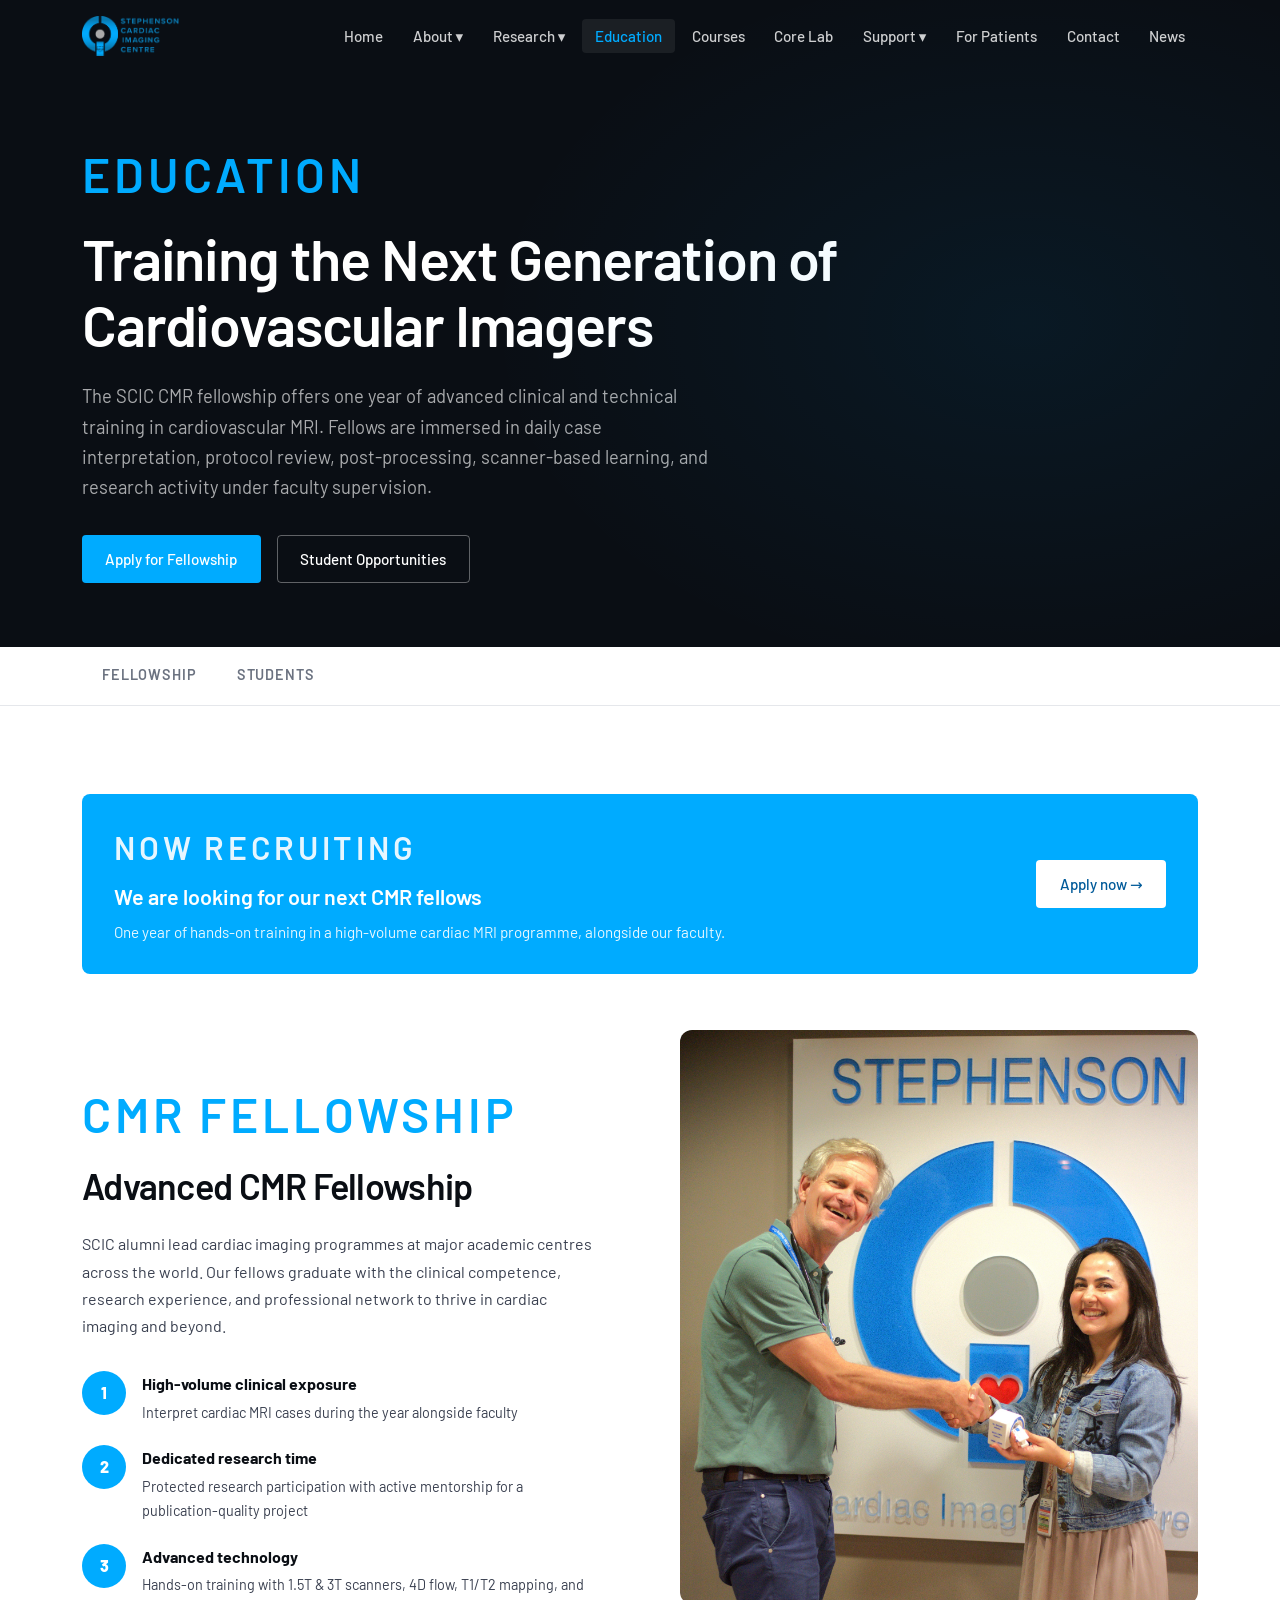
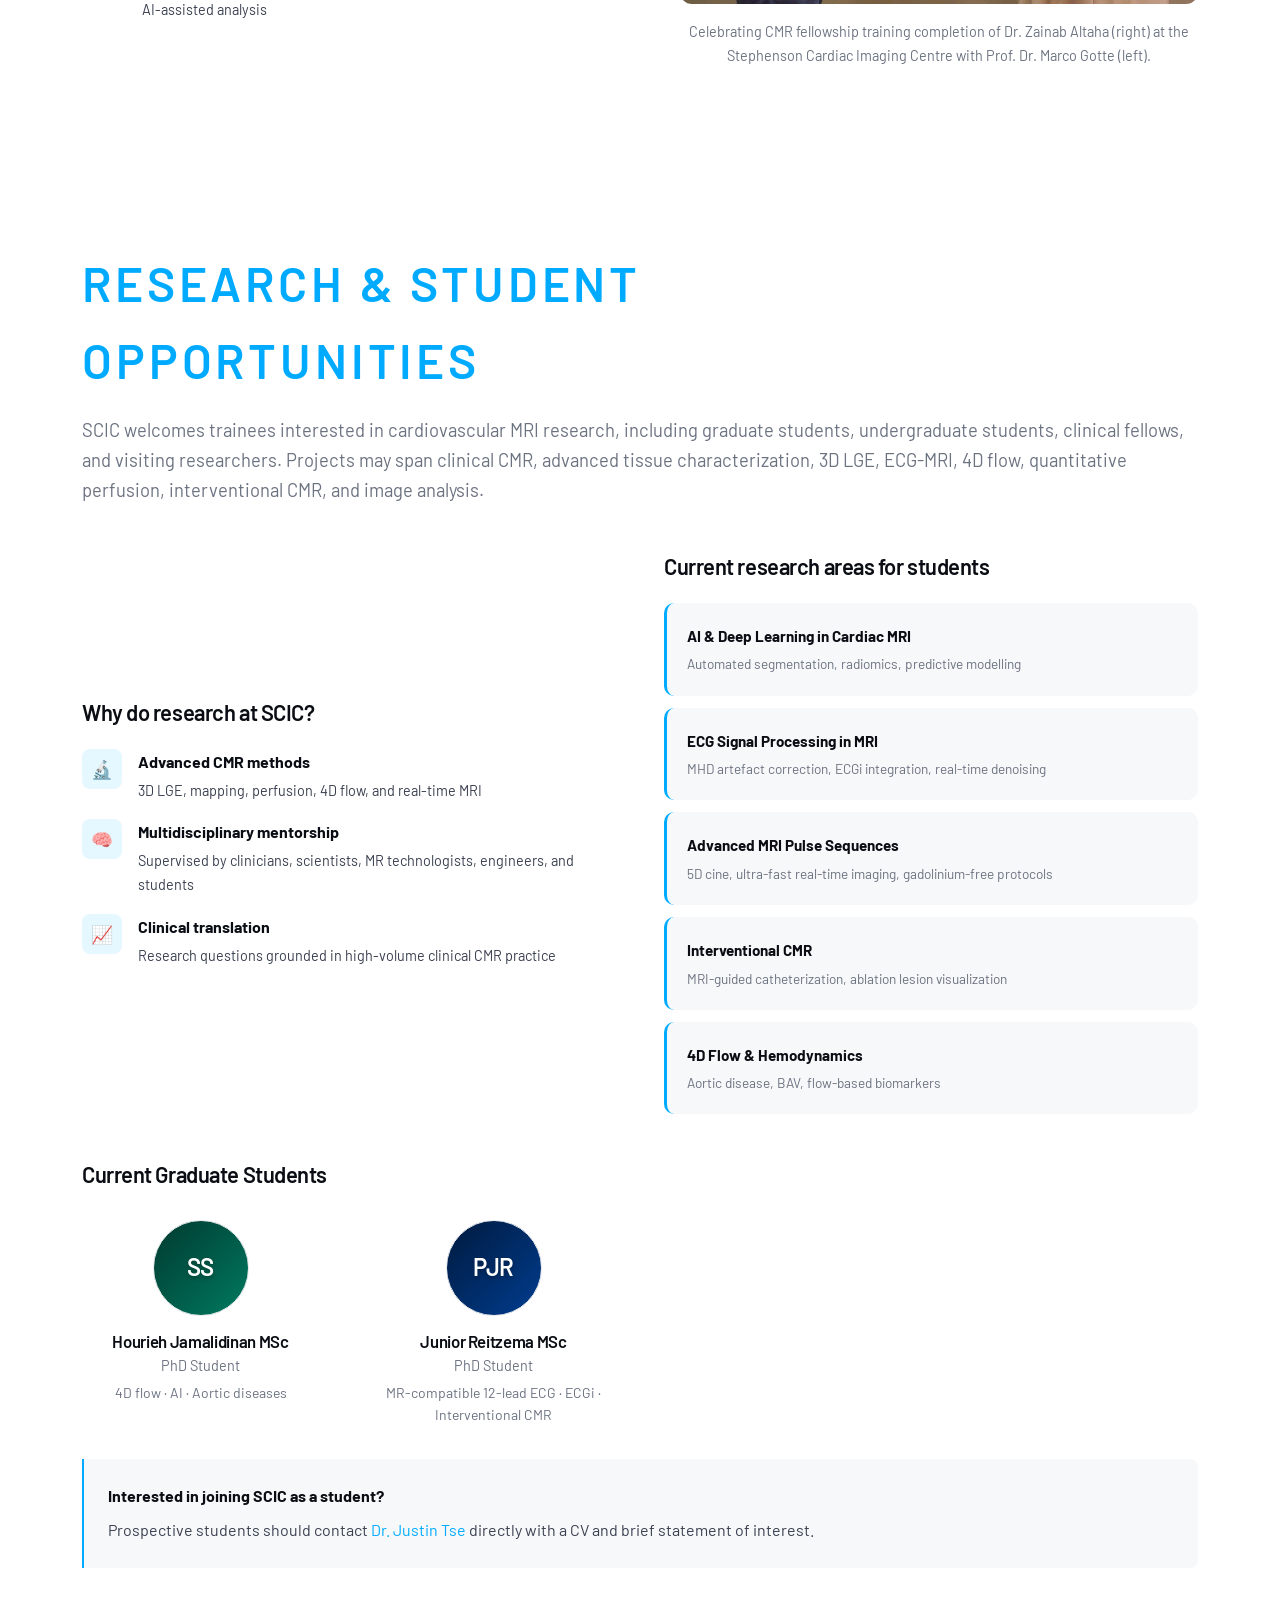
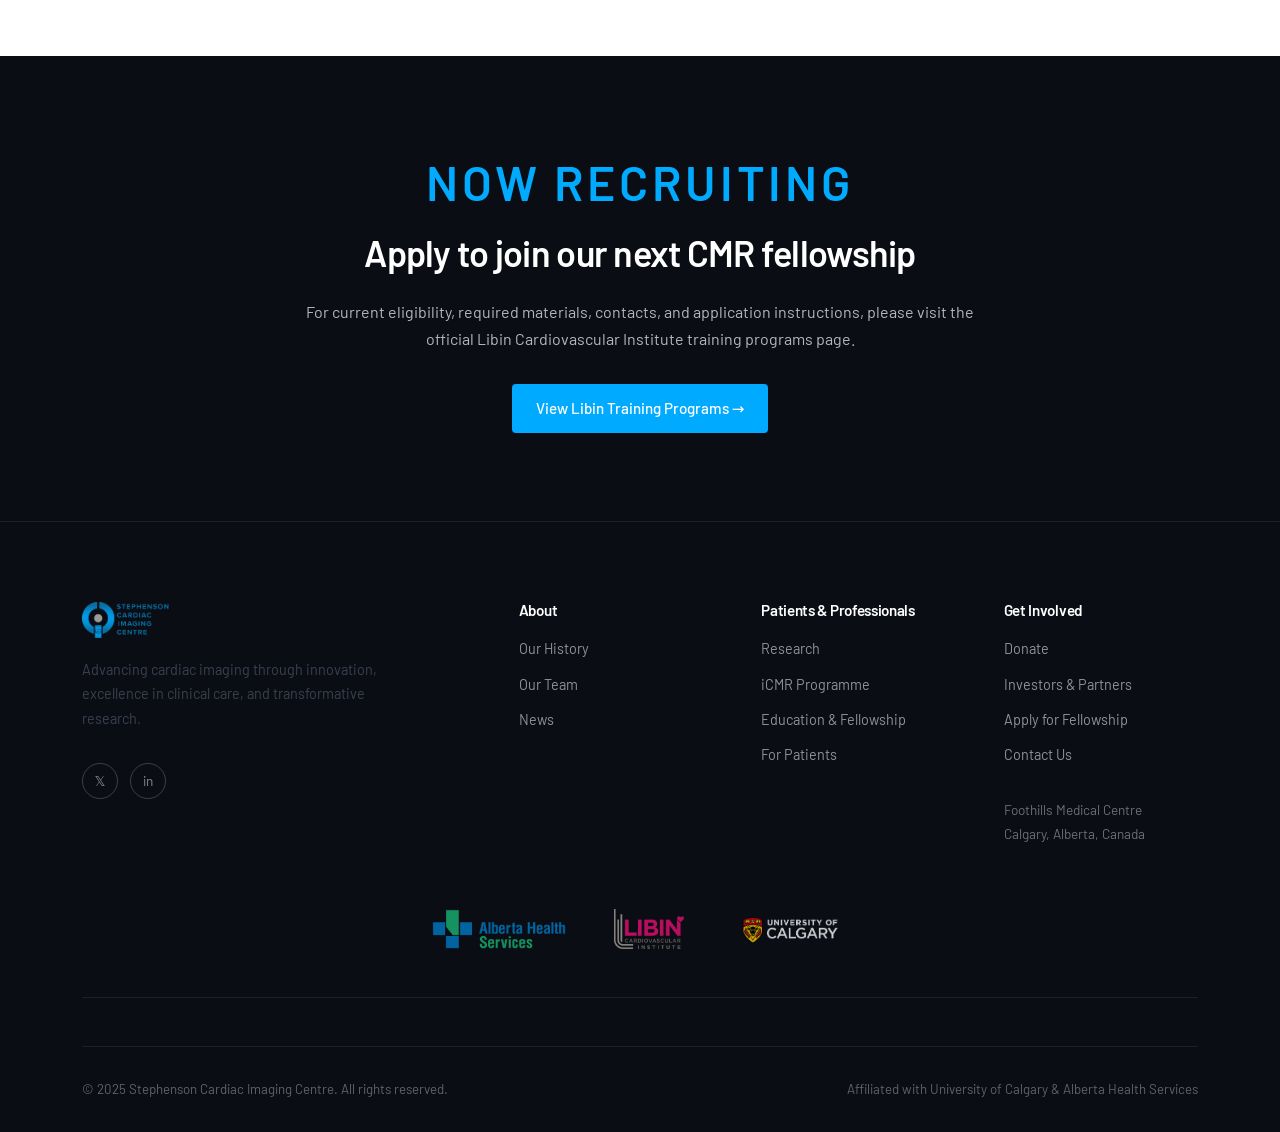
<file: education.html>
<!DOCTYPE html>
<html lang="en">
<head>
  <meta charset="UTF-8">
  <meta name="viewport" content="width=device-width, initial-scale=1.0">
  <title>Education | Stephenson Cardiac Imaging Centre</title>
  <meta name="description" content="Education and training at SCIC — fellowship programme, student opportunities, and professional development in cardiac MRI.">
  <link rel="icon" type="image/png" href="images/SCIC_Favicon.png">
  <link rel="stylesheet" href="css/main.css">
  <style>
    .recruit-banner { padding: 1.75rem 2rem; }
    @media (max-width: 480px) {
      .recruit-banner { padding: 1.5rem; }
      .recruit-banner .btn { width: 100%; text-align: center; }
    }
  </style>
</head>
<body>

<div id="nav-holder"></div>

<section class="page-hero">
  <div class="page-hero-bg"></div>
  <div class="container">
    <span class="eyebrow">Education</span>
    <h1>Training the Next Generation of Cardiovascular Imagers</h1>
    <p class="lead mt-3">The SCIC CMR fellowship offers one year of advanced clinical and technical training in cardiovascular MRI. Fellows are immersed in daily case interpretation, protocol review, post-processing, scanner-based learning, and research activity under faculty supervision.</p>
    <div style="margin-top:2rem;display:flex;gap:1rem;flex-wrap:wrap;">
      <a href="#apply" class="btn btn-primary">Apply for Fellowship</a>
      <a href="#students" class="btn btn-ghost">Student Opportunities</a>
    </div>
  </div>
</section>

<!-- Tab Navigation -->
<div style="background:var(--white);border-bottom:1px solid var(--grey-mid);position:sticky;top:var(--nav-height);z-index:100;">
  <div class="container">
    <nav style="display:flex;gap:0;overflow-x:auto;">
      <a href="#fellowship" style="font-family:var(--font-display);font-weight:600;font-size:0.9rem;text-transform:uppercase;letter-spacing:0.06em;color:var(--grey);padding:1rem 1.25rem;border-bottom:3px solid transparent;transition:0.2s;white-space:nowrap;" class="page-tab-link">Fellowship</a>
      <a href="#students" style="font-family:var(--font-display);font-weight:600;font-size:0.9rem;text-transform:uppercase;letter-spacing:0.06em;color:var(--grey);padding:1rem 1.25rem;border-bottom:3px solid transparent;transition:0.2s;white-space:nowrap;" class="page-tab-link">Students</a>
    </nav>
  </div>
</div>

<!-- ====== FELLOWSHIP ====== -->
<section id="fellowship" class="section">
  <div class="container">
    <div class="fade-in recruit-banner" style="background:var(--blue);color:var(--white);border-radius:var(--radius);margin-bottom:3.5rem;display:flex;flex-wrap:wrap;gap:1.25rem;align-items:center;justify-content:space-between;">
      <div>
        <span style="font-size:2rem;font-weight:600;letter-spacing:0.12em;text-transform:uppercase;opacity:0.9;">Now recruiting</span>
        <p style="font-size:1.35rem;font-weight:600;margin:0.25rem 0 0;color:var(--white);">We are looking for our next CMR fellows</p>
        <p style="margin:0.35rem 0 0;color:rgba(255,255,255,0.9);font-size:0.95rem;">One year of hands-on training in a high-volume cardiac MRI programme, alongside our faculty.</p>
      </div>
      <a href="#apply" class="btn" style="background:var(--white);color:var(--blue-deep);">Apply now &rarr;</a>
    </div>
    <div class="grid-2" style="gap:5rem;align-items:center;">
      <div class="fade-in">
        <span class="eyebrow">CMR Fellowship</span>
        <h2>Advanced CMR Fellowship</h2>
        <p class="mt-3">SCIC alumni lead cardiac imaging programmes at major academic centres across the world. Our fellows graduate with the clinical competence, research experience, and professional network to thrive in cardiac imaging and beyond.</p>
        <div style="display:flex;flex-direction:column;gap:1.25rem;margin-top:2rem;">
          <div style="display:flex;gap:1rem;align-items:flex-start;">
            <div style="width:44px;height:44px;border-radius:50%;background:var(--blue);display:flex;align-items:center;justify-content:center;color:white;font-family:var(--font-display);font-weight:800;font-size:1rem;flex-shrink:0;">1</div>
            <div>
              <strong>High-volume clinical exposure</strong>
              <p style="margin:0.25rem 0 0;font-size:0.9rem;">Interpret cardiac MRI cases during the year alongside faculty</p>
            </div>
          </div>
          <div style="display:flex;gap:1rem;align-items:flex-start;">
            <div style="width:44px;height:44px;border-radius:50%;background:var(--blue);display:flex;align-items:center;justify-content:center;color:white;font-family:var(--font-display);font-weight:800;font-size:1rem;flex-shrink:0;">2</div>
            <div>
              <strong>Dedicated research time</strong>
              <p style="margin:0.25rem 0 0;font-size:0.9rem;">Protected research participation with active mentorship for a publication-quality project</p>
            </div>
          </div>
          <div style="display:flex;gap:1rem;align-items:flex-start;">
            <div style="width:44px;height:44px;border-radius:50%;background:var(--blue);display:flex;align-items:center;justify-content:center;color:white;font-family:var(--font-display);font-weight:800;font-size:1rem;flex-shrink:0;">3</div>
            <div>
              <strong>Advanced technology</strong>
              <p style="margin:0.25rem 0 0;font-size:0.9rem;">Hands-on training with 1.5T &amp; 3T scanners, 4D flow, T1/T2 mapping, and AI-assisted analysis</p>
            </div>
          </div>
        </div>
      </div>
      <div class="fade-in">
        <img src="images/Education/Marco-Zainab.jpg" style="width:100%;border-radius:12px;" alt="Celebrating CMR fellowship training completion at the Stephenson Cardiac Imaging Centre. Dr. Marco Gotte (left) and Dr. Zainab Althaha (right).">
        <p style="text-align:center;font-size:0.9rem;color:#6b7280;margin-top:1rem;">Celebrating CMR fellowship training completion of Dr. Zainab Altaha (right) at the Stephenson Cardiac Imaging Centre with Prof. Dr. Marco Gotte (left).</p>
      </div>
    </div>
  </div>
</section>


<!-- ====== STUDENTS ====== -->
<section id="students" class="section">
  <div class="container">
    <div class="fade-in mb-6">
      <span class="eyebrow">Research &amp; Student <br> Opportunities</span>
      <p class="lead mt-2">SCIC welcomes trainees interested in cardiovascular MRI research, including graduate students, undergraduate students, clinical fellows, and visiting researchers. Projects may span clinical CMR, advanced tissue characterization, 3D LGE, ECG-MRI, 4D flow, quantitative perfusion, interventional CMR, and image analysis.</p>
    </div>

    <div class="grid-2 fade-in" style="gap:3rem;">
      <div>
        <h3 class="mb-3">Why do research at SCIC?</h3>
        <div style="display:flex;flex-direction:column;gap:1rem;">
          <div style="display:flex;gap:1rem;align-items:flex-start;">
            <div style="width:40px;height:40px;border-radius:8px;background:rgba(0,171,255,0.1);display:flex;align-items:center;justify-content:center;color:var(--blue);flex-shrink:0;font-size:1.1rem;">&#128300;</div>
            <div>
              <strong>Advanced CMR methods</strong>
              <p style="margin:0.25rem 0 0;font-size:0.9rem;">3D LGE, mapping, perfusion, 4D flow, and real-time MRI</p>
            </div>
          </div>
          <div style="display:flex;gap:1rem;align-items:flex-start;">
            <div style="width:40px;height:40px;border-radius:8px;background:rgba(0,171,255,0.1);display:flex;align-items:center;justify-content:center;color:var(--blue);flex-shrink:0;font-size:1.1rem;">&#129504;</div>
            <div>
              <strong>Multidisciplinary mentorship</strong>
              <p style="margin:0.25rem 0 0;font-size:0.9rem;">Supervised by clinicians, scientists, MR technologists, engineers, and students</p>
            </div>
          </div>
          <div style="display:flex;gap:1rem;align-items:flex-start;">
            <div style="width:40px;height:40px;border-radius:8px;background:rgba(0,171,255,0.1);display:flex;align-items:center;justify-content:center;color:var(--blue);flex-shrink:0;font-size:1.1rem;">&#128200;</div>
            <div>
              <strong>Clinical translation</strong>
              <p style="margin:0.25rem 0 0;font-size:0.9rem;">Research questions grounded in high-volume clinical CMR practice</p>
            </div>
          </div>
        </div>
      </div>
      <div>
        <h3 class="mb-3">Current research areas for students</h3>
        <div style="display:flex;flex-direction:column;gap:0.75rem;">
          <div style="background:var(--grey-light);border-radius:10px;padding:1.25rem;border-left:3px solid var(--blue);">
            <strong style="font-size:0.95rem;">AI &amp; Deep Learning in Cardiac MRI</strong>
            <p style="font-size:0.85rem;margin:0.25rem 0 0;color:#6b7280;">Automated segmentation, radiomics, predictive modelling</p>
          </div>
          <div style="background:var(--grey-light);border-radius:10px;padding:1.25rem;border-left:3px solid var(--blue);">
            <strong style="font-size:0.95rem;">ECG Signal Processing in MRI</strong>
            <p style="font-size:0.85rem;margin:0.25rem 0 0;color:#6b7280;">MHD artefact correction, ECGi integration, real-time denoising</p>
          </div>
          <div style="background:var(--grey-light);border-radius:10px;padding:1.25rem;border-left:3px solid var(--blue);">
            <strong style="font-size:0.95rem;">Advanced MRI Pulse Sequences</strong>
            <p style="font-size:0.85rem;margin:0.25rem 0 0;color:#6b7280;">5D cine, ultra-fast real-time imaging, gadolinium-free protocols</p>
          </div>
          <div style="background:var(--grey-light);border-radius:10px;padding:1.25rem;border-left:3px solid var(--blue);">
            <strong style="font-size:0.95rem;">Interventional CMR</strong>
            <p style="font-size:0.85rem;margin:0.25rem 0 0;color:#6b7280;">MRI-guided catheterization, ablation lesion visualization</p>
          </div>
          <div style="background:var(--grey-light);border-radius:10px;padding:1.25rem;border-left:3px solid var(--blue);">
            <strong style="font-size:0.95rem;">4D Flow &amp; Hemodynamics</strong>
            <p style="font-size:0.85rem;margin:0.25rem 0 0;color:#6b7280;">Aortic disease, BAV, flow-based biomarkers</p>
          </div>
        </div>
      </div>
    </div>

    <!-- Current students -->
    <div class="fade-in mt-6">
      <h3 class="mb-4">Current Graduate Students</h3>
      <div class="grid-4">
        <div class="team-card">
          <div class="team-avatar" style="background:linear-gradient(135deg,#003a30,#007a60);">SS</div>
          <h4>Hourieh Jamalidinan MSc</h4>
          <div class="role">PhD Student</div>
          <div class="bio">4D flow &middot; AI &middot; Aortic diseases</div>
        </div>
        <div class="team-card">
          <div class="team-avatar" style="background:linear-gradient(135deg,#001a3e,#003d8f);">PJR</div>
          <h4>Junior Reitzema MSc</h4>
          <div class="role">PhD Student</div>
          <div class="bio">MR-compatible 12-lead ECG &middot; ECGi &middot; Interventional CMR</div>
        </div>

      </div>
    </div>

    <div class="callout mt-4 fade-in">
      <strong>Interested in joining SCIC as a student?</strong>
      <p class="mt-1" style="margin:0.5rem 0 0;">Prospective students should contact <a href="mailto:justin.tse@ucalgary.ca" style="color:var(--blue);">Dr. Justin Tse</a> directly with a CV and brief statement of interest.</p>
    </div>
  </div>
</section>


<!-- ====== APPLICATION ====== -->
<section id="apply" class="section section--dark">
  <div class="container">
    <div class="fade-in" style="text-align:center;max-width:700px;margin:0 auto;">
      <span class="eyebrow" style="color:var(--blue);">Now recruiting</span>
      <h2 style="color:white;margin-top:0.75rem;">Apply to join our next CMR fellowship</h2>
      <p style="color:rgba(255,255,255,0.7);margin-top:1.5rem;font-size:1rem;">For current eligibility, required materials, contacts, and application instructions, please visit the official Libin Cardiovascular Institute training programs page.</p>
      <div style="margin-top:2rem;">
        <a href="https://libin.ucalgary.ca/education/opportunities/learning-opportunities/training-programs" target="_blank" class="btn btn-primary">View Libin Training Programs →</a>
      </div>
    </div>
  </div>
</section>

<div id="footer-holder"></div>
<script src="js/nav.js"></script>
<script src="js/main.js"></script>
<script>
  // Highlight active section in sub-nav
  const sections = document.querySelectorAll('section[id]');
  const tabLinks = document.querySelectorAll('.page-tab-link');
  window.addEventListener('scroll', () => {
    let current = '';
    sections.forEach(s => {
      if (window.scrollY >= s.offsetTop - 150) current = s.id;
    });
    tabLinks.forEach(l => {
      l.style.color = l.getAttribute('href') === '#' + current ? 'var(--blue)' : 'var(--grey)';
      l.style.borderBottomColor = l.getAttribute('href') === '#' + current ? 'var(--blue)' : 'transparent';
    });
  });
</script>
<script data-goatcounter="https://scic-website.goatcounter.com/count"
        async src="//gc.zgo.at/count.js"></script>
</body>
</html>
</file>
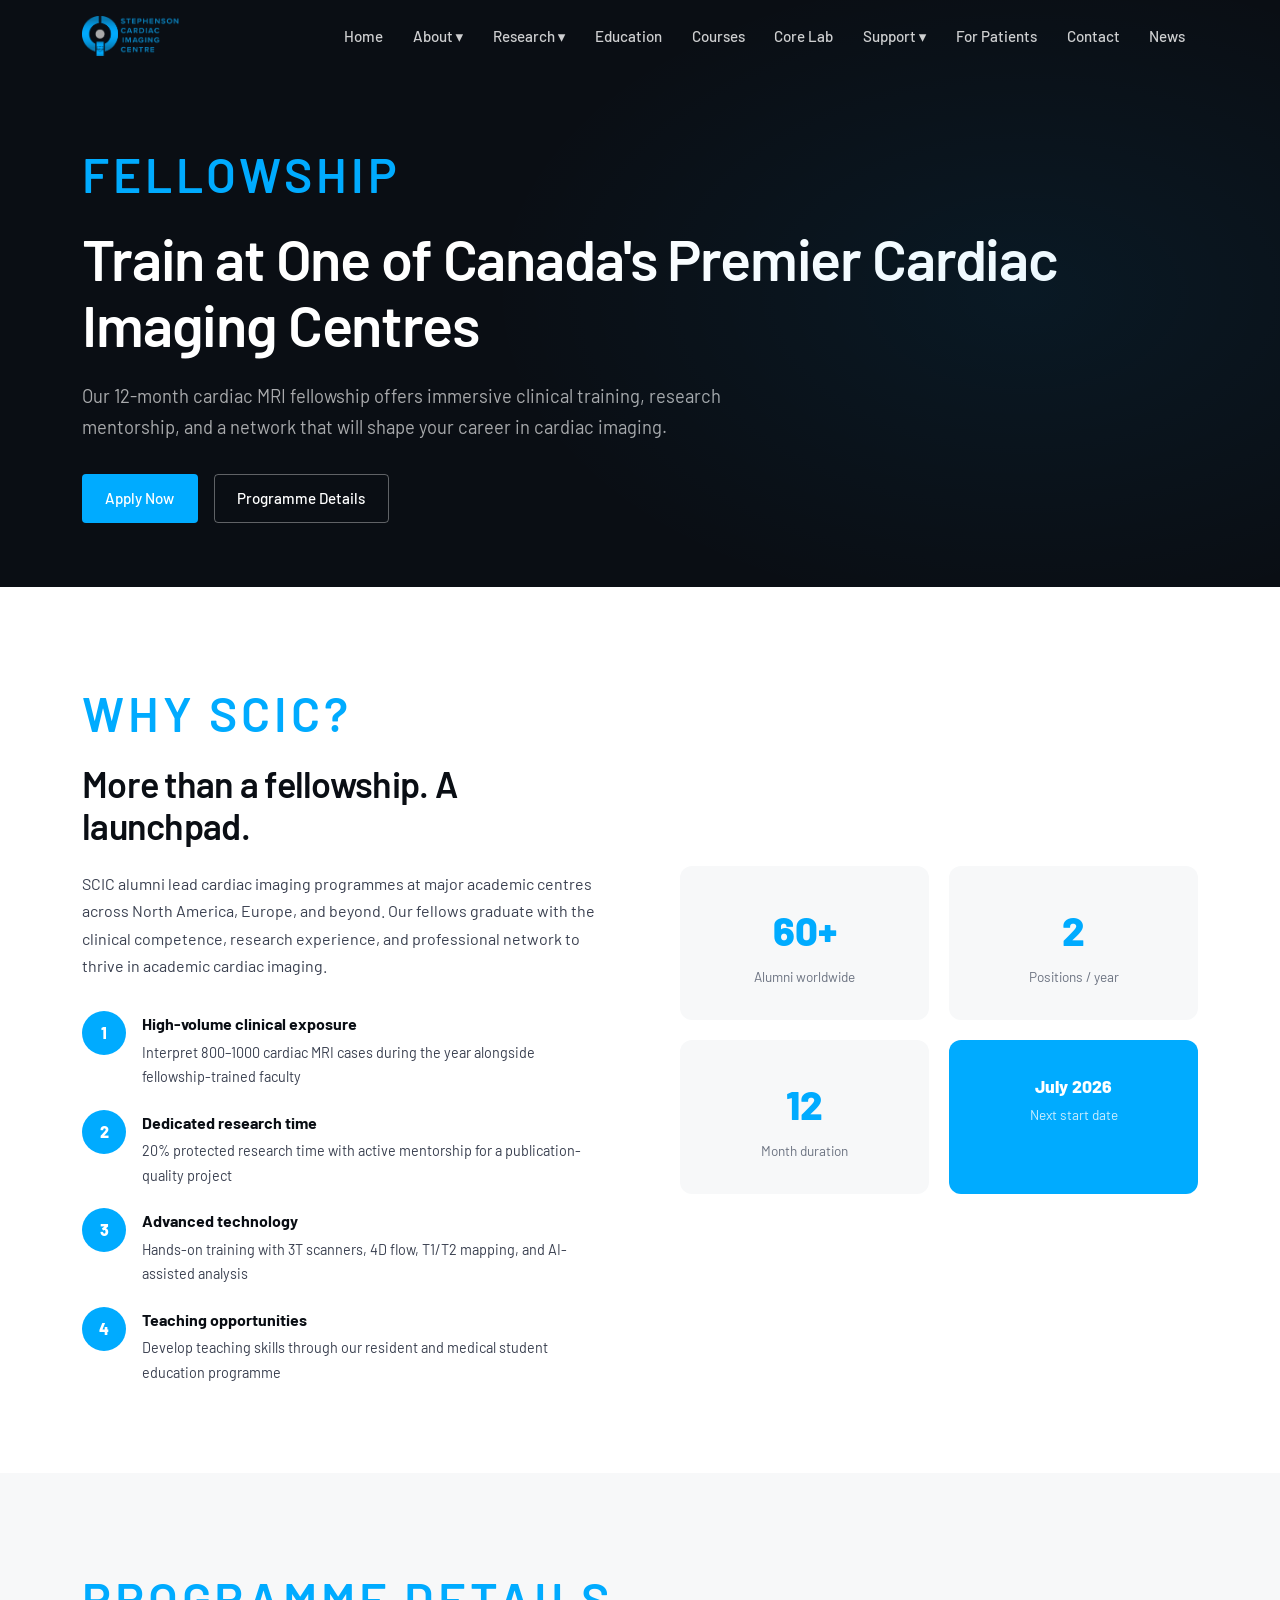
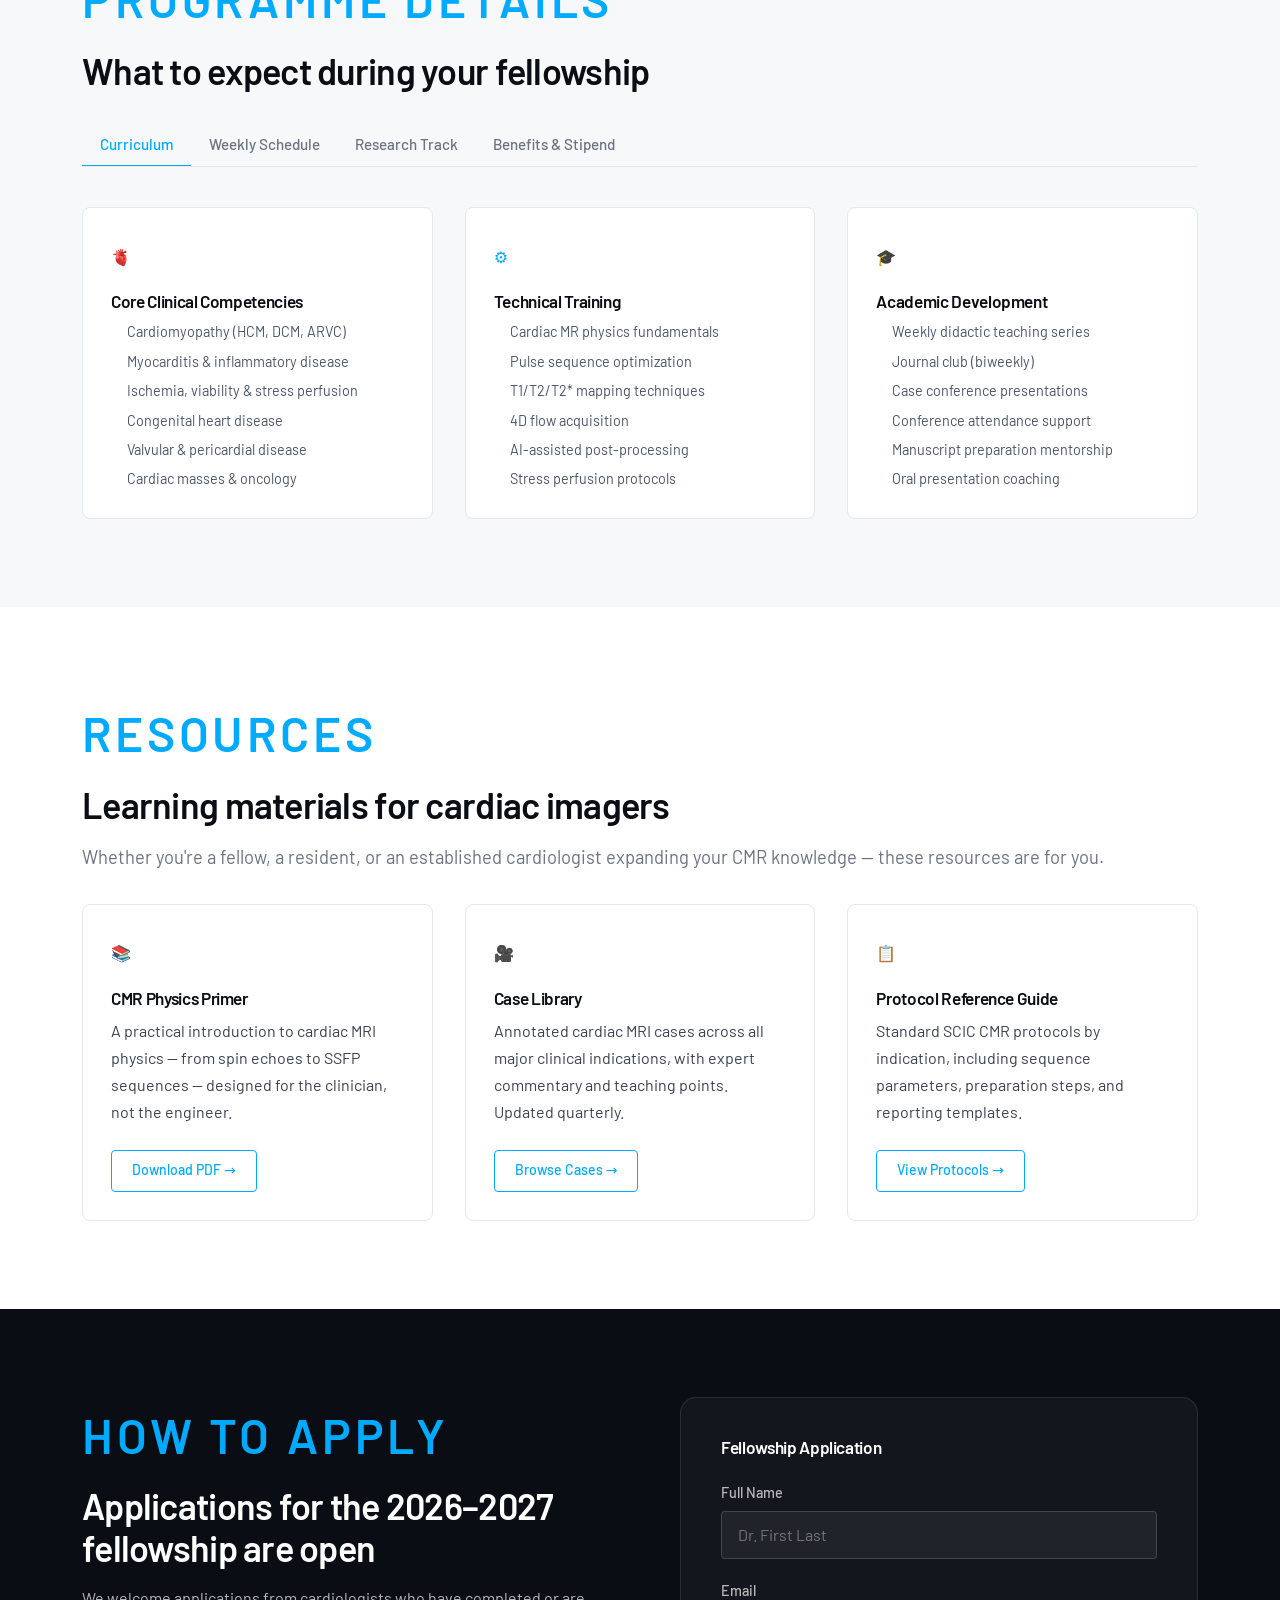
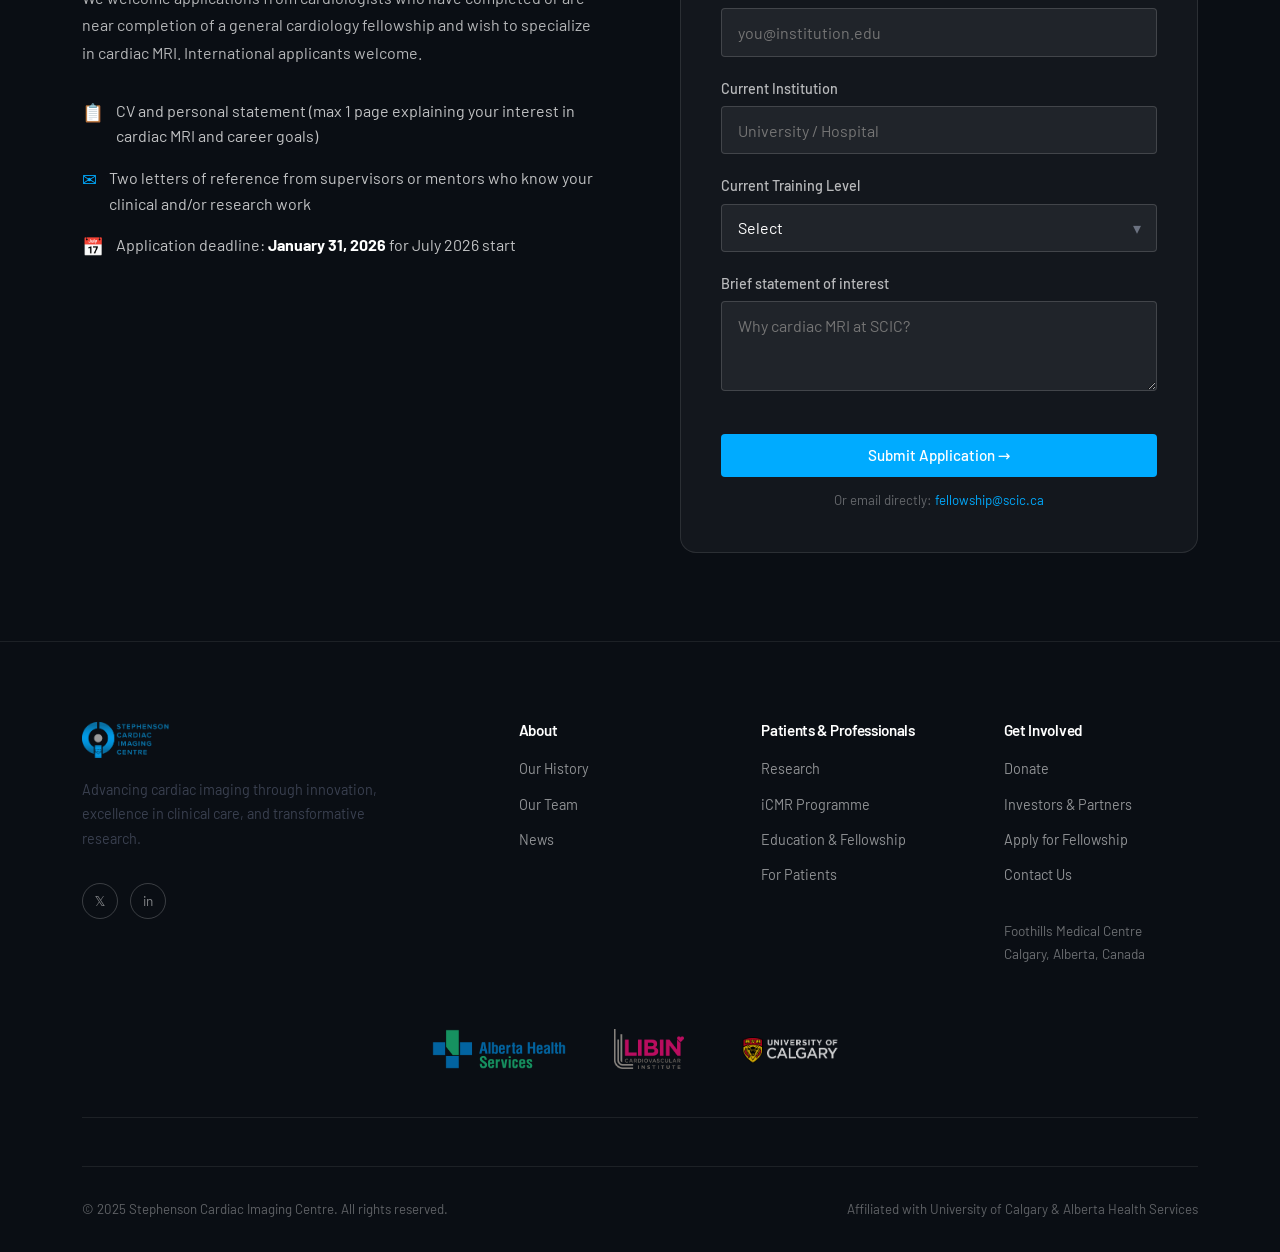
<file: fellowship.html>
<!DOCTYPE html>
<html lang="en">
<head>
  <meta charset="UTF-8">
  <meta name="viewport" content="width=device-width, initial-scale=1.0">
  <title>Fellowship | Stephenson Cardiac Imaging Centre</title>
  <link rel="icon" type="image/png" href="images/SCIC_Favicon.png">
  <link rel="stylesheet" href="css/main.css">
</head>
<body>

<div id="nav-holder"></div>

<section class="page-hero">
  <div class="page-hero-bg"></div>
  <div class="container">
    <span class="eyebrow">Fellowship</span>
    <h1>Train at One of Canada's Premier Cardiac Imaging Centres</h1>
    <p class="lead mt-3">Our 12-month cardiac MRI fellowship offers immersive clinical training, research mentorship, and a network that will shape your career in cardiac imaging.</p>
    <div style="margin-top:2rem;display:flex;gap:1rem;flex-wrap:wrap;">
      <a href="#apply" class="btn btn-primary">Apply Now</a>
      <a href="#programme" class="btn btn-ghost">Programme Details</a>
    </div>
  </div>
</section>

<!-- ====== WHY SCIC ====== -->
<section class="section">
  <div class="container">
    <div class="grid-2" style="gap:5rem;align-items:center;">
      <div class="fade-in">
        <span class="eyebrow">Why SCIC?</span>
        <h2>More than a fellowship. A launchpad.</h2>
        <p class="mt-3">SCIC alumni lead cardiac imaging programmes at major academic centres across North America, Europe, and beyond. Our fellows graduate with the clinical competence, research experience, and professional network to thrive in academic cardiac imaging.</p>
        <div style="display:flex;flex-direction:column;gap:1.25rem;margin-top:2rem;">
          <div style="display:flex;gap:1rem;align-items:flex-start;">
            <div style="width:44px;height:44px;border-radius:50%;background:var(--blue);display:flex;align-items:center;justify-content:center;color:white;font-family:var(--font-display);font-weight:800;font-size:1rem;flex-shrink:0;">1</div>
            <div>
              <strong>High-volume clinical exposure</strong>
              <p style="margin:0.25rem 0 0;font-size:0.9rem;">Interpret 800–1000 cardiac MRI cases during the year alongside fellowship-trained faculty</p>
            </div>
          </div>
          <div style="display:flex;gap:1rem;align-items:flex-start;">
            <div style="width:44px;height:44px;border-radius:50%;background:var(--blue);display:flex;align-items:center;justify-content:center;color:white;font-family:var(--font-display);font-weight:800;font-size:1rem;flex-shrink:0;">2</div>
            <div>
              <strong>Dedicated research time</strong>
              <p style="margin:0.25rem 0 0;font-size:0.9rem;">20% protected research time with active mentorship for a publication-quality project</p>
            </div>
          </div>
          <div style="display:flex;gap:1rem;align-items:flex-start;">
            <div style="width:44px;height:44px;border-radius:50%;background:var(--blue);display:flex;align-items:center;justify-content:center;color:white;font-family:var(--font-display);font-weight:800;font-size:1rem;flex-shrink:0;">3</div>
            <div>
              <strong>Advanced technology</strong>
              <p style="margin:0.25rem 0 0;font-size:0.9rem;">Hands-on training with 3T scanners, 4D flow, T1/T2 mapping, and AI-assisted analysis</p>
            </div>
          </div>
          <div style="display:flex;gap:1rem;align-items:flex-start;">
            <div style="width:44px;height:44px;border-radius:50%;background:var(--blue);display:flex;align-items:center;justify-content:center;color:white;font-family:var(--font-display);font-weight:800;font-size:1rem;flex-shrink:0;">4</div>
            <div>
              <strong>Teaching opportunities</strong>
              <p style="margin:0.25rem 0 0;font-size:0.9rem;">Develop teaching skills through our resident and medical student education programme</p>
            </div>
          </div>
        </div>
      </div>
      <div class="fade-in">
        <div style="display:grid;grid-template-columns:1fr 1fr;gap:1.25rem;">
          <div style="background:var(--grey-light);border-radius:12px;padding:2rem;text-align:center;">
            <div style="font-family:var(--font-display);font-size:2.5rem;font-weight:800;color:var(--blue);" data-count="60" data-suffix="+">60+</div>
            <div style="font-size:0.85rem;color:#6b7280;margin-top:0.25rem;">Alumni worldwide</div>
          </div>
          <div style="background:var(--grey-light);border-radius:12px;padding:2rem;text-align:center;">
            <div style="font-family:var(--font-display);font-size:2.5rem;font-weight:800;color:var(--blue);">2</div>
            <div style="font-size:0.85rem;color:#6b7280;margin-top:0.25rem;">Positions / year</div>
          </div>
          <div style="background:var(--grey-light);border-radius:12px;padding:2rem;text-align:center;">
            <div style="font-family:var(--font-display);font-size:2.5rem;font-weight:800;color:var(--blue);">12</div>
            <div style="font-size:0.85rem;color:#6b7280;margin-top:0.25rem;">Month duration</div>
          </div>
          <div style="background:var(--blue);border-radius:12px;padding:2rem;text-align:center;">
            <div style="font-family:var(--font-display);font-size:1.1rem;font-weight:800;color:white;">July 2026</div>
            <div style="font-size:0.85rem;color:rgba(255,255,255,0.8);margin-top:0.25rem;">Next start date</div>
          </div>
        </div>
      </div>
    </div>
  </div>
</section>

<!-- ====== PROGRAMME ====== -->
<section id="programme" class="section section--grey">
  <div class="container">
    <div class="fade-in mb-4">
      <span class="eyebrow">Programme Details</span>
      <h2>What to expect during your fellowship</h2>
    </div>

    <div class="tab-group fade-in">
      <div class="tab-nav">
        <button class="tab-btn active" data-tab="curriculum">Curriculum</button>
        <button class="tab-btn" data-tab="schedule">Weekly Schedule</button>
        <button class="tab-btn" data-tab="research">Research Track</button>
        <button class="tab-btn" data-tab="benefits">Benefits & Stipend</button>
      </div>

      <div data-panel="curriculum" class="tab-panel active">
        <div class="grid-3">
          <div class="card">
            <div class="card-body">
              <div class="card-icon">🫀</div>
              <h4>Core Clinical Competencies</h4>
              <ul style="font-size:0.9rem;color:#4a5568;display:flex;flex-direction:column;gap:0.4rem;margin-top:0.5rem;padding-left:1rem;">
                <li>Cardiomyopathy (HCM, DCM, ARVC)</li>
                <li>Myocarditis &amp; inflammatory disease</li>
                <li>Ischemia, viability &amp; stress perfusion</li>
                <li>Congenital heart disease</li>
                <li>Valvular &amp; pericardial disease</li>
                <li>Cardiac masses &amp; oncology</li>
              </ul>
            </div>
          </div>
          <div class="card">
            <div class="card-body">
              <div class="card-icon">⚙️</div>
              <h4>Technical Training</h4>
              <ul style="font-size:0.9rem;color:#4a5568;display:flex;flex-direction:column;gap:0.4rem;margin-top:0.5rem;padding-left:1rem;">
                <li>Cardiac MR physics fundamentals</li>
                <li>Pulse sequence optimization</li>
                <li>T1/T2/T2* mapping techniques</li>
                <li>4D flow acquisition</li>
                <li>AI-assisted post-processing</li>
                <li>Stress perfusion protocols</li>
              </ul>
            </div>
          </div>
          <div class="card">
            <div class="card-body">
              <div class="card-icon">🎓</div>
              <h4>Academic Development</h4>
              <ul style="font-size:0.9rem;color:#4a5568;display:flex;flex-direction:column;gap:0.4rem;margin-top:0.5rem;padding-left:1rem;">
                <li>Weekly didactic teaching series</li>
                <li>Journal club (biweekly)</li>
                <li>Case conference presentations</li>
                <li>Conference attendance support</li>
                <li>Manuscript preparation mentorship</li>
                <li>Oral presentation coaching</li>
              </ul>
            </div>
          </div>
        </div>
      </div>

      <div data-panel="schedule" class="tab-panel">
        <div style="background:white;border-radius:12px;border:1px solid var(--grey-mid);overflow:hidden;">
          <table style="width:100%;border-collapse:collapse;font-size:0.9rem;">
            <thead>
              <tr style="background:var(--black);color:white;">
                <th style="padding:1rem;text-align:left;font-family:var(--font-display);letter-spacing:0.06em;">Day</th>
                <th style="padding:1rem;text-align:left;font-family:var(--font-display);letter-spacing:0.06em;">AM</th>
                <th style="padding:1rem;text-align:left;font-family:var(--font-display);letter-spacing:0.06em;">PM</th>
              </tr>
            </thead>
            <tbody>
              <tr style="border-bottom:1px solid var(--grey-mid);">
                <td style="padding:0.9rem 1rem;font-weight:700;">Monday</td>
                <td style="padding:0.9rem 1rem;">Clinical reads with attending</td>
                <td style="padding:0.9rem 1rem;">Scan time / Protocol review</td>
              </tr>
              <tr style="border-bottom:1px solid var(--grey-mid);background:var(--grey-light);">
                <td style="padding:0.9rem 1rem;font-weight:700;">Tuesday</td>
                <td style="padding:0.9rem 1rem;">Clinical reads / Stress lab</td>
                <td style="padding:0.9rem 1rem;">Research protected time</td>
              </tr>
              <tr style="border-bottom:1px solid var(--grey-mid);">
                <td style="padding:0.9rem 1rem;font-weight:700;">Wednesday</td>
                <td style="padding:0.9rem 1rem;">Teaching rounds (residents)</td>
                <td style="padding:0.9rem 1rem;">Post-processing / Analysis</td>
              </tr>
              <tr style="border-bottom:1px solid var(--grey-mid);background:var(--grey-light);">
                <td style="padding:0.9rem 1rem;font-weight:700;">Thursday</td>
                <td style="padding:0.9rem 1rem;">Clinical reads / CHD focus</td>
                <td style="padding:0.9rem 1rem;"><strong style="color:var(--blue);">Didactic lecture series</strong></td>
              </tr>
              <tr>
                <td style="padding:0.9rem 1rem;font-weight:700;">Friday</td>
                <td style="padding:0.9rem 1rem;">Clinical reads</td>
                <td style="padding:0.9rem 1rem;"><strong style="color:var(--blue);">Journal club / Case conference</strong></td>
              </tr>
            </tbody>
          </table>
        </div>
      </div>

      <div data-panel="research" class="tab-panel">
        <p>Fellows are paired with a research mentor at the start of the year to develop a structured research project, with the goal of completing a manuscript-ready study by year-end.</p>
        <div class="grid-3 mt-4">
          <div style="background:white;border-radius:10px;padding:1.5rem;border:1px solid var(--grey-mid);">
            <div style="font-weight:700;margin-bottom:0.5rem;">Months 1–3</div>
            <p style="font-size:0.85rem;margin:0;">Literature review, hypothesis generation, study design, ethics application.</p>
          </div>
          <div style="background:white;border-radius:10px;padding:1.5rem;border:1px solid var(--blue);border-left-width:3px;">
            <div style="font-weight:700;margin-bottom:0.5rem;">Months 4–9</div>
            <p style="font-size:0.85rem;margin:0;">Data collection, analysis, and results interpretation with supervisor guidance.</p>
          </div>
          <div style="background:white;border-radius:10px;padding:1.5rem;border:1px solid var(--grey-mid);">
            <div style="font-weight:700;margin-bottom:0.5rem;">Months 10–12</div>
            <p style="font-size:0.85rem;margin:0;">Manuscript writing, abstract submission to major conference, journal submission.</p>
          </div>
        </div>
      </div>

      <div data-panel="benefits" class="tab-panel">
        <div class="grid-2">
          <div>
            <h4 class="mb-3">Compensation</h4>
            <div style="display:flex;flex-direction:column;gap:0;">
              <div style="display:flex;justify-content:space-between;padding:0.85rem 0;border-bottom:1px solid var(--grey-mid);">
                <span style="color:#4a5568;">Annual stipend</span>
                <strong>$80,000–$90,000 CAD</strong>
              </div>
              <div style="display:flex;justify-content:space-between;padding:0.85rem 0;border-bottom:1px solid var(--grey-mid);">
                <span style="color:#4a5568;">Conference travel</span>
                <strong>Up to $3,000 / year</strong>
              </div>
              <div style="display:flex;justify-content:space-between;padding:0.85rem 0;border-bottom:1px solid var(--grey-mid);">
                <span style="color:#4a5568;">Education budget</span>
                <strong>$1,500 / year</strong>
              </div>
              <div style="display:flex;justify-content:space-between;padding:0.85rem 0;">
                <span style="color:#4a5568;">Health benefits</span>
                <strong>Comprehensive</strong>
              </div>
            </div>
          </div>
          <div>
            <h4 class="mb-3">Additional Benefits</h4>
            <ul style="display:flex;flex-direction:column;gap:0.75rem;font-size:0.9rem;color:#4a5568;">
              <li style="display:flex;gap:0.5rem;"><span style="color:var(--blue);">✓</span> University of Calgary library and computing access</li>
              <li style="display:flex;gap:0.5rem;"><span style="color:var(--blue);">✓</span> CMR 42 Circle license for personal use during fellowship</li>
              <li style="display:flex;gap:0.5rem;"><span style="color:var(--blue);">✓</span> AHA/CCS/SCMR annual meeting support</li>
              <li style="display:flex;gap:0.5rem;"><span style="color:var(--blue);">✓</span> Mentorship for job applications and contract negotiation</li>
              <li style="display:flex;gap:0.5rem;"><span style="color:var(--blue);">✓</span> 4 weeks vacation</li>
              <li style="display:flex;gap:0.5rem;"><span style="color:var(--blue);">✓</span> Living in one of Canada's most liveable cities</li>
            </ul>
          </div>
        </div>
      </div>
    </div>
  </div>
</section>

<!-- ====== EDUCATIONAL RESOURCES ====== -->
<section class="section">
  <div class="container">
    <div class="fade-in mb-4">
      <span class="eyebrow">Resources</span>
      <h2>Learning materials for cardiac imagers</h2>
      <p class="lead mt-2">Whether you're a fellow, a resident, or an established cardiologist expanding your CMR knowledge — these resources are for you.</p>
    </div>
    <div class="grid-3 fade-in">
      <div class="card">
        <div class="card-body">
          <div class="card-icon">📚</div>
          <h4>CMR Physics Primer</h4>
          <p>A practical introduction to cardiac MRI physics — from spin echoes to SSFP sequences — designed for the clinician, not the engineer.</p>
          <a href="#" class="btn btn-outline mt-3" style="padding:0.55rem 1.25rem;font-size:0.88rem;">Download PDF →</a>
        </div>
      </div>
      <div class="card">
        <div class="card-body">
          <div class="card-icon">🎥</div>
          <h4>Case Library</h4>
          <p>Annotated cardiac MRI cases across all major clinical indications, with expert commentary and teaching points. Updated quarterly.</p>
          <a href="#" class="btn btn-outline mt-3" style="padding:0.55rem 1.25rem;font-size:0.88rem;">Browse Cases →</a>
        </div>
      </div>
      <div class="card">
        <div class="card-body">
          <div class="card-icon">📋</div>
          <h4>Protocol Reference Guide</h4>
          <p>Standard SCIC CMR protocols by indication, including sequence parameters, preparation steps, and reporting templates.</p>
          <a href="#" class="btn btn-outline mt-3" style="padding:0.55rem 1.25rem;font-size:0.88rem;">View Protocols →</a>
        </div>
      </div>
    </div>
  </div>
</section>

<!-- ====== APPLICATION ====== -->
<section id="apply" class="section section--dark">
  <div class="container">
    <div class="grid-2" style="gap:5rem;align-items:flex-start;">
      <div class="fade-in">
        <span class="eyebrow">How to Apply</span>
        <h2 style="color:white;">Applications for the 2026–2027 fellowship are open</h2>
        <p style="color:rgba(255,255,255,0.7);margin-top:1rem;">We welcome applications from cardiologists who have completed or are near completion of a general cardiology fellowship and wish to specialize in cardiac MRI. International applicants welcome.</p>
        <div style="display:flex;flex-direction:column;gap:1rem;margin-top:2rem;">
          <div style="display:flex;gap:0.75rem;align-items:flex-start;">
            <div style="color:var(--blue);font-size:1.1rem;flex-shrink:0;line-height:1.6;">📋</div>
            <div style="color:rgba(255,255,255,0.75);">CV and personal statement (max 1 page explaining your interest in cardiac MRI and career goals)</div>
          </div>
          <div style="display:flex;gap:0.75rem;align-items:flex-start;">
            <div style="color:var(--blue);font-size:1.1rem;flex-shrink:0;line-height:1.6;">✉️</div>
            <div style="color:rgba(255,255,255,0.75);">Two letters of reference from supervisors or mentors who know your clinical and/or research work</div>
          </div>
          <div style="display:flex;gap:0.75rem;align-items:flex-start;">
            <div style="color:var(--blue);font-size:1.1rem;flex-shrink:0;line-height:1.6;">📅</div>
            <div style="color:rgba(255,255,255,0.75);">Application deadline: <strong style="color:white;">January 31, 2026</strong> for July 2026 start</div>
          </div>
        </div>
      </div>
      <div class="fade-in">
        <div style="background:rgba(255,255,255,0.04);border:1px solid rgba(255,255,255,0.1);border-radius:16px;padding:2.5rem;">
          <h4 style="color:white;margin-bottom:1.5rem;">Fellowship Application</h4>
          <div class="form-group">
            <label class="form-label" style="color:rgba(255,255,255,0.7);">Full Name</label>
            <input type="text" class="form-input" placeholder="Dr. First Last" style="background:rgba(255,255,255,0.06);border-color:rgba(255,255,255,0.15);color:white;">
          </div>
          <div class="form-group">
            <label class="form-label" style="color:rgba(255,255,255,0.7);">Email</label>
            <input type="email" class="form-input" placeholder="you@institution.edu" style="background:rgba(255,255,255,0.06);border-color:rgba(255,255,255,0.15);color:white;">
          </div>
          <div class="form-group">
            <label class="form-label" style="color:rgba(255,255,255,0.7);">Current Institution</label>
            <input type="text" class="form-input" placeholder="University / Hospital" style="background:rgba(255,255,255,0.06);border-color:rgba(255,255,255,0.15);color:white;">
          </div>
          <div class="form-group">
            <label class="form-label" style="color:rgba(255,255,255,0.7);">Current Training Level</label>
            <div class="form-select-wrap">
              <select class="form-select" style="background:rgba(255,255,255,0.06);border-color:rgba(255,255,255,0.15);color:white;">
                <option value="">Select</option>
                <option>General Cardiology Fellow (Year 2)</option>
                <option>General Cardiology Fellow (Year 3)</option>
                <option>Completed General Cardiology</option>
                <option>Other subspecialty fellow</option>
                <option>Staff cardiologist</option>
              </select>
            </div>
          </div>
          <div class="form-group">
            <label class="form-label" style="color:rgba(255,255,255,0.7);">Brief statement of interest</label>
            <textarea class="form-textarea" placeholder="Why cardiac MRI at SCIC?" style="background:rgba(255,255,255,0.06);border-color:rgba(255,255,255,0.15);color:white;min-height:90px;"></textarea>
          </div>
          <button class="btn btn-primary w-full mt-2" style="justify-content:center;" onclick="alert('Thank you for your application interest! We will follow up by email with complete application instructions.')">Submit Application →</button>
          <p style="text-align:center;font-size:0.83rem;color:rgba(255,255,255,0.35);margin-top:0.75rem;">Or email directly: <a href="mailto:fellowship@scic.ca" style="color:var(--blue);">fellowship@scic.ca</a></p>
        </div>
      </div>
    </div>
  </div>
</section>

<div id="footer-holder"></div>
<script src="js/nav.js"></script>
<script src="js/main.js"></script>
<script data-goatcounter="https://scic-website.goatcounter.com/count"
        async src="//gc.zgo.at/count.js"></script>
</body>
</html>
</file>
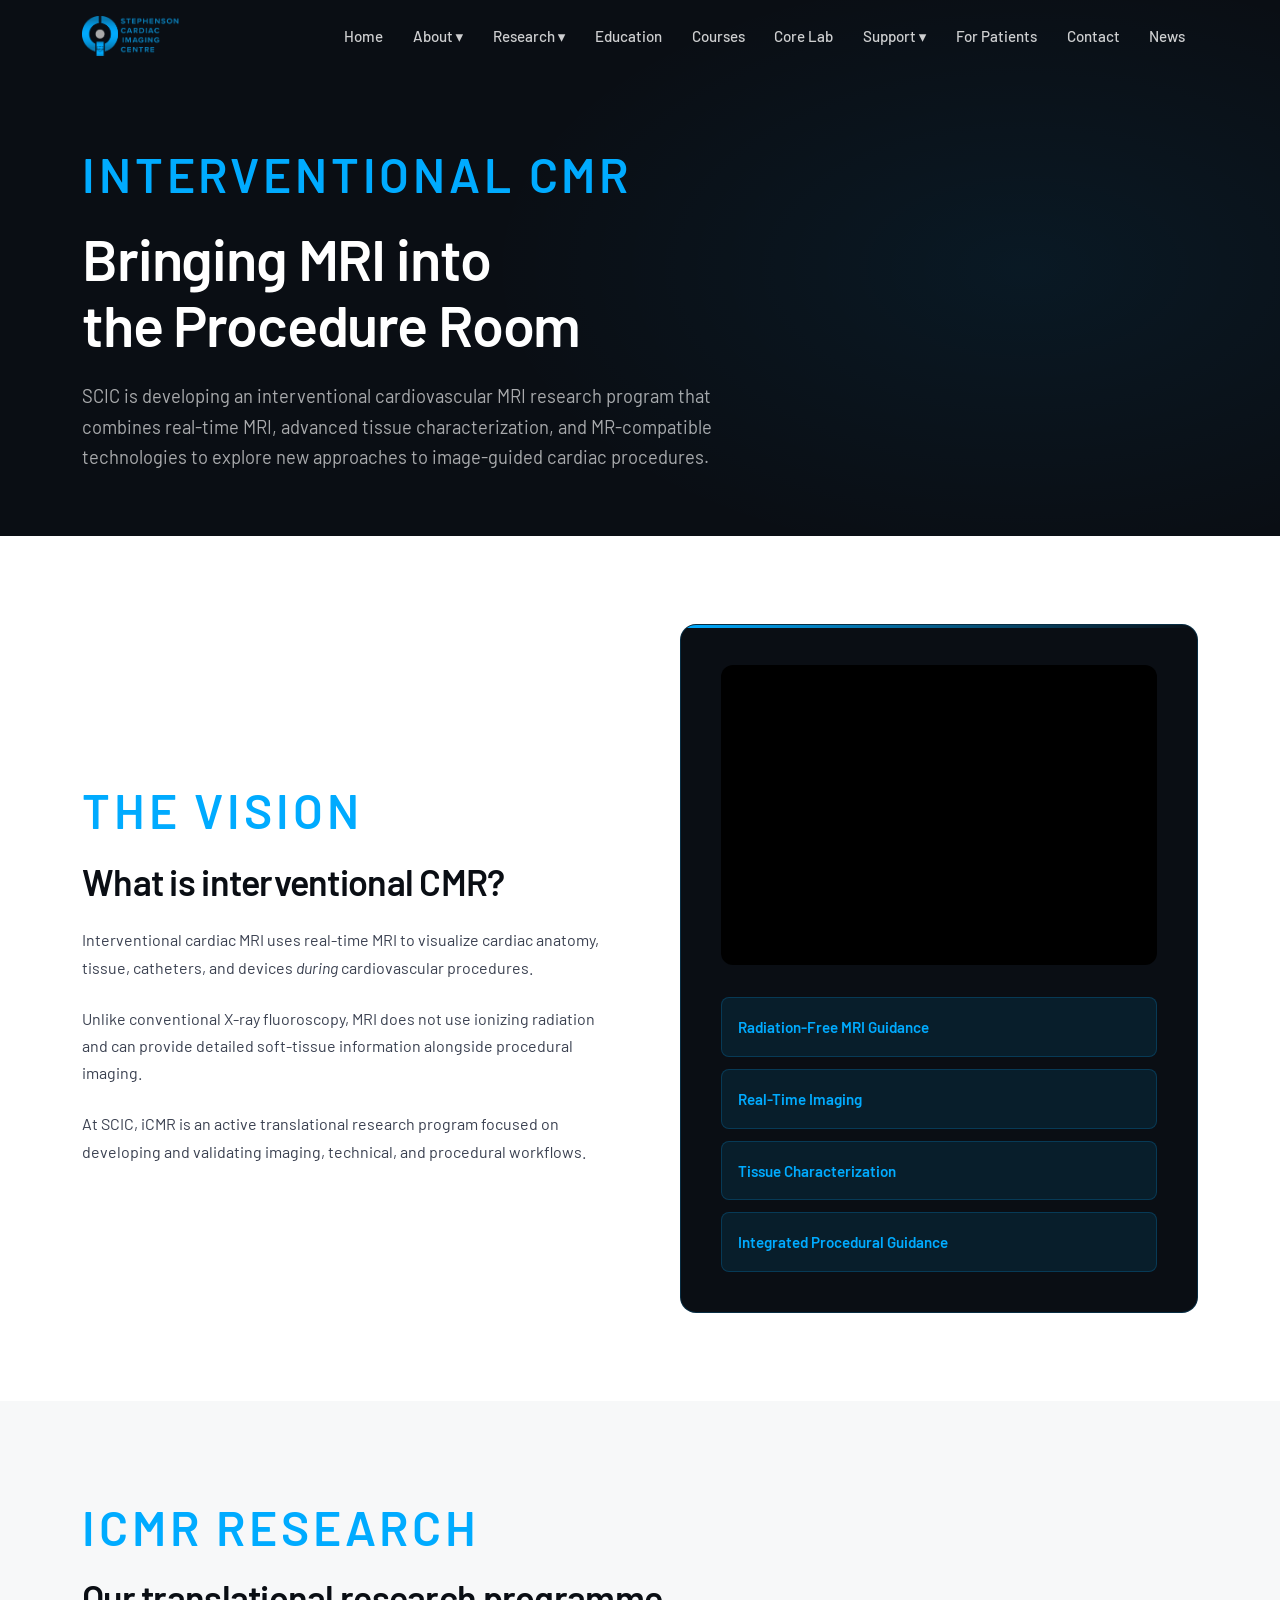
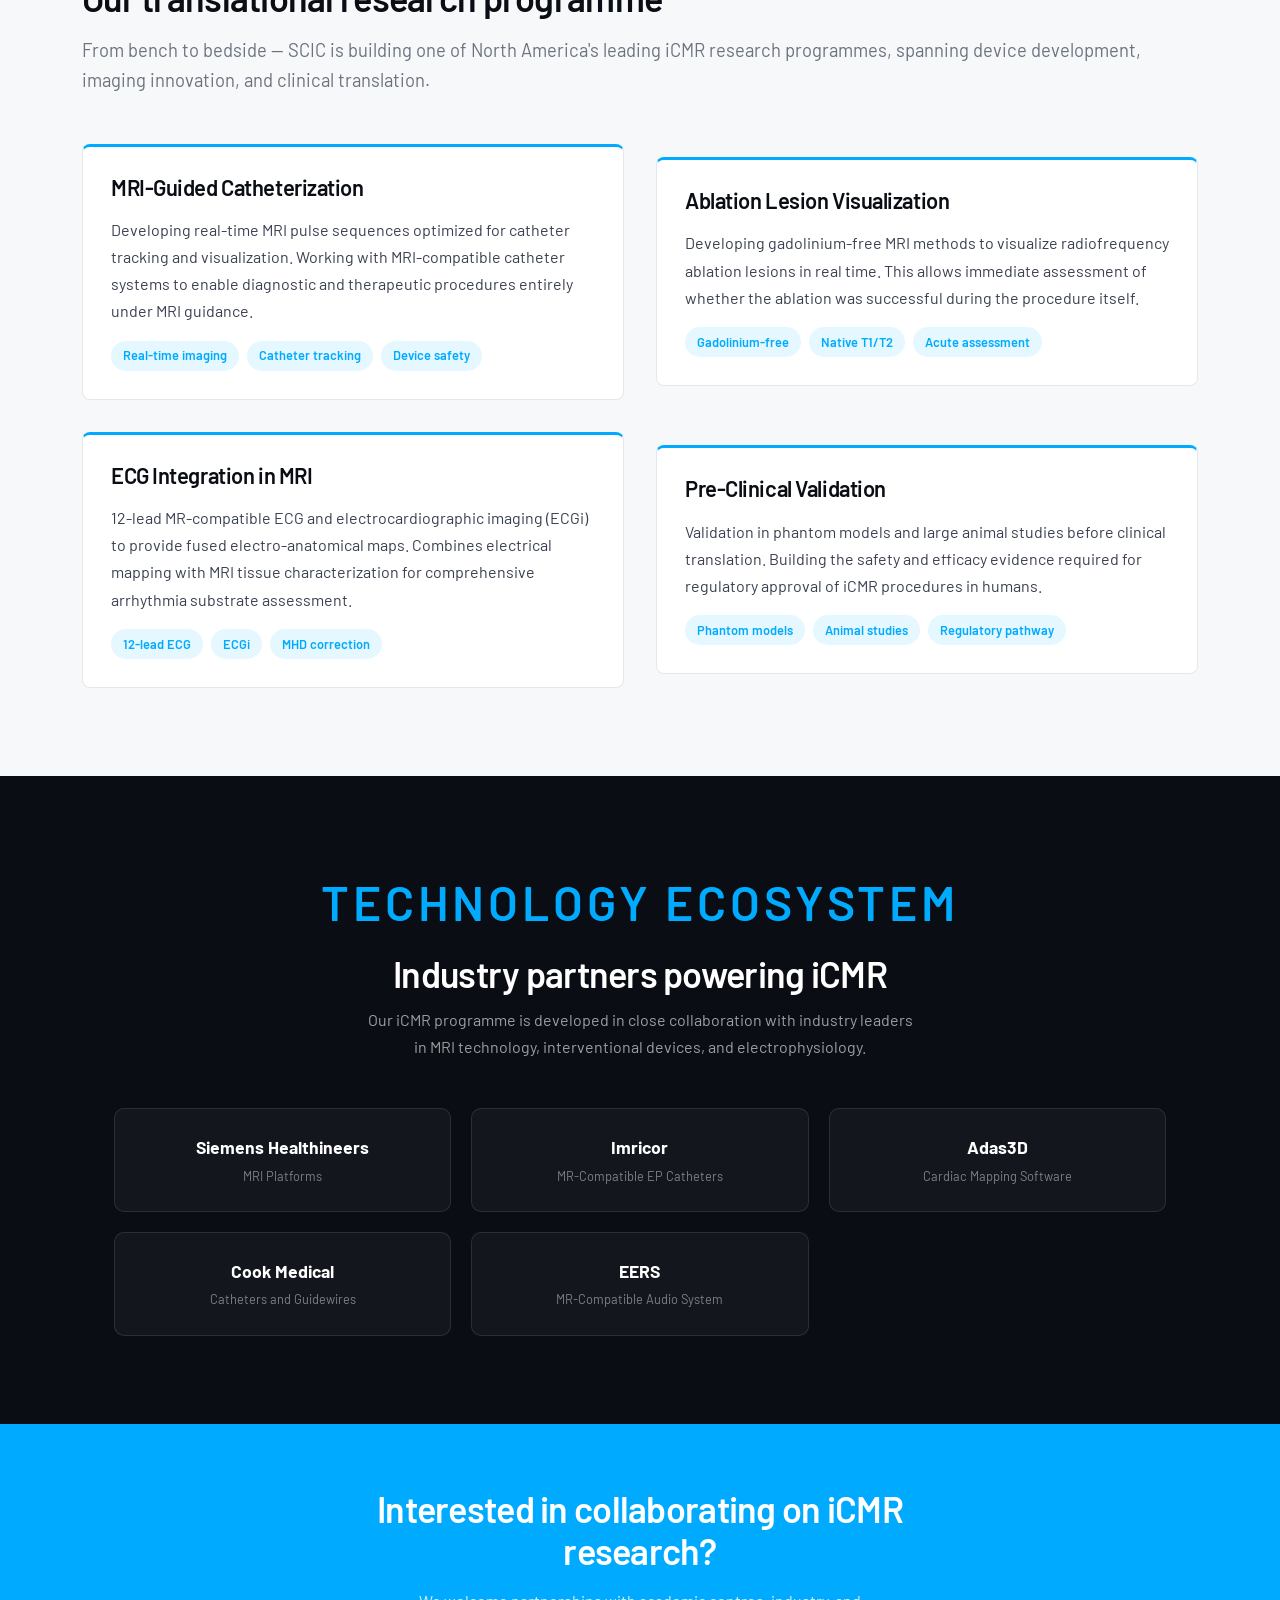
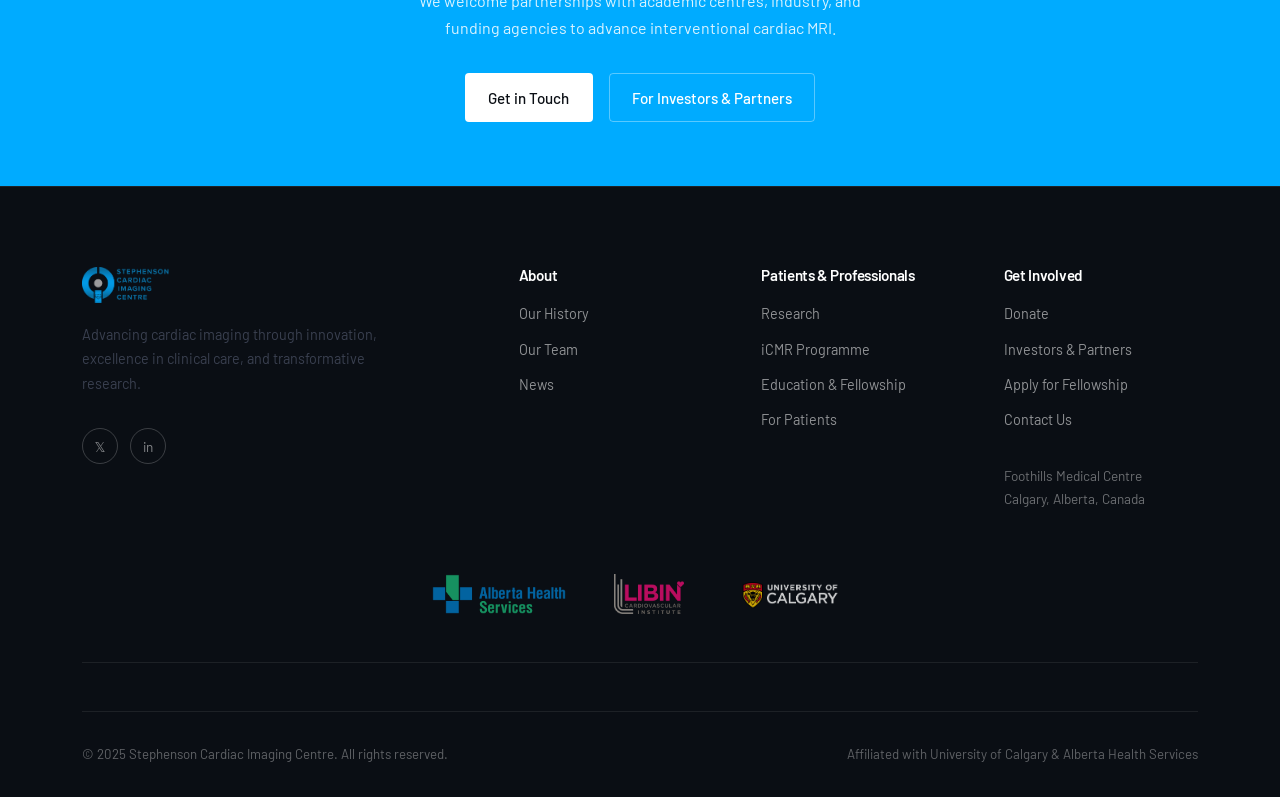
<file: icmr.html>
<!DOCTYPE html>
<html lang="en">
<head>
  <meta charset="UTF-8">
  <meta name="viewport" content="width=device-width, initial-scale=1.0">
  <title>iCMR — Interventional CMR | Stephenson Cardiac Imaging Centre</title>
  <meta name="description" content="Interventional Cardiac MRI at SCIC — treating the heart from the inside out. MRI-guided catheter procedures, ablation visualization, and translational research.">
  <link rel="icon" type="image/png" href="images/SCIC_Favicon.png">
  <link rel="stylesheet" href="css/main.css">
</head>
<body>

<div id="nav-holder"></div>

<!-- Hero -->
<section class="page-hero" style="min-height:50vh;">
  <div class="page-hero-bg"></div>
  <div class="container">
    <span class="eyebrow">Interventional CMR</span>
    <h1>Bringing MRI into<br>the Procedure Room</h1>
    <p class="lead mt-3">SCIC is developing an interventional cardiovascular MRI research program that combines real-time MRI, advanced tissue characterization, and MR-compatible technologies to explore new approaches to image-guided cardiac procedures.
</p>
  </div>
</section>

<!-- ====== WHAT IS iCMR ====== -->
<section class="section">
  <div class="container">
    <div class="grid-2" style="gap:5rem;align-items:center;">
      <div class="fade-in">
        <span class="eyebrow">The Vision</span>
        <h2>What is interventional CMR?</h2>
        <p class="mt-3">Interventional cardiac MRI uses real-time MRI to visualize cardiac anatomy, tissue, catheters, and devices <em>during</em> cardiovascular procedures.</p>
        <p class="mt-3">Unlike conventional X-ray fluoroscopy, MRI does not use ionizing radiation and can provide detailed soft-tissue information alongside procedural imaging.</p>
        <p class="mt-3">At SCIC, iCMR is an active translational research program focused on developing and validating imaging, technical, and procedural workflows.</p>
      
      </div>
      <div class="fade-in">
        <div style="background:var(--black);border-radius:16px;padding:2.5rem;border:1px solid rgba(0,171,255,0.2);position:relative;overflow:hidden;">
          <div style="position:absolute;top:0;left:0;right:0;height:3px;background:linear-gradient(to right,var(--blue),transparent);"></div>
          <div style="text-align:center;margin-bottom:2rem;border-radius:12px;overflow:hidden;height:300px;display:flex;align-items:center;justify-content:center;background:#000;">
            <video autoplay muted loop playsinline style="max-width:100%;max-height:100%;object-fit:contain;">
              <source src="images/iCMR/Active-catheter-tracking.mp4" type="video/mp4">
            </video>
          </div>
          <div style="display:flex;flex-direction:column;gap:0.75rem;">
            <div style="background:rgba(0,171,255,0.1);border:1px solid rgba(0,171,255,0.2);border-radius:8px;padding:1rem;">
              <span style="color:var(--blue);font-weight:600;font-size:0.95rem;">Radiation-Free MRI Guidance</span>
            </div>
            <div style="background:rgba(0,171,255,0.1);border:1px solid rgba(0,171,255,0.2);border-radius:8px;padding:1rem;">
              <span style="color:var(--blue);font-weight:600;font-size:0.95rem;">Real-Time Imaging</span>
            </div>
            <div style="background:rgba(0,171,255,0.1);border:1px solid rgba(0,171,255,0.2);border-radius:8px;padding:1rem;">
              <span style="color:var(--blue);font-weight:600;font-size:0.95rem;">Tissue Characterization</span>
            </div>
            <div style="background:rgba(0,171,255,0.1);border:1px solid rgba(0,171,255,0.2);border-radius:8px;padding:1rem;">
              <span style="color:var(--blue);font-weight:600;font-size:0.95rem;">Integrated Procedural Guidance</span>
            </div>
          </div>
        </div>
      </div>
    </div>
  </div>
</section>

<!-- ====== RESEARCH PROGRAMME ====== -->
<section class="section section--grey">
  <div class="container">
    <div class="fade-in mb-6">
      <span class="eyebrow">iCMR Research</span>
      <h2>Our translational research programme</h2>
      <p class="lead mt-2">From bench to bedside — SCIC is building one of North America's leading iCMR research programmes, spanning device development, imaging innovation, and clinical translation.</p>
    </div>

    <div class="grid-2 fade-in" style="gap:2rem;">
      <div class="card" style="border-top:3px solid var(--blue);">
        <div class="card-body">
          <h3>MRI-Guided Catheterization</h3>
          <p class="mt-2">Developing real-time MRI pulse sequences optimized for catheter tracking and visualization. Working with MRI-compatible catheter systems to enable diagnostic and therapeutic procedures entirely under MRI guidance.</p>
          <div style="display:flex;gap:0.5rem;flex-wrap:wrap;margin-top:1rem;">
            <span style="font-size:0.8rem;background:rgba(0,171,255,0.1);color:var(--blue);padding:0.3rem 0.75rem;border-radius:100px;font-weight:600;">Real-time imaging</span>
            <span style="font-size:0.8rem;background:rgba(0,171,255,0.1);color:var(--blue);padding:0.3rem 0.75rem;border-radius:100px;font-weight:600;">Catheter tracking</span>
            <span style="font-size:0.8rem;background:rgba(0,171,255,0.1);color:var(--blue);padding:0.3rem 0.75rem;border-radius:100px;font-weight:600;">Device safety</span>
          </div>
        </div>
      </div>
      <div class="card" style="border-top:3px solid var(--blue);">
        <div class="card-body">
          <h3>Ablation Lesion Visualization</h3>
          <p class="mt-2">Developing gadolinium-free MRI methods to visualize radiofrequency ablation lesions in real time. This allows immediate assessment of whether the ablation was successful during the procedure itself.</p>
          <div style="display:flex;gap:0.5rem;flex-wrap:wrap;margin-top:1rem;">
            <span style="font-size:0.8rem;background:rgba(0,171,255,0.1);color:var(--blue);padding:0.3rem 0.75rem;border-radius:100px;font-weight:600;">Gadolinium-free</span>
            <span style="font-size:0.8rem;background:rgba(0,171,255,0.1);color:var(--blue);padding:0.3rem 0.75rem;border-radius:100px;font-weight:600;">Native T1/T2</span>
            <span style="font-size:0.8rem;background:rgba(0,171,255,0.1);color:var(--blue);padding:0.3rem 0.75rem;border-radius:100px;font-weight:600;">Acute assessment</span>
          </div>
        </div>
      </div>
      <div class="card" style="border-top:3px solid var(--blue);">
        <div class="card-body">
          <h3>ECG Integration in MRI</h3>
          <p class="mt-2">12-lead MR-compatible ECG and electrocardiographic imaging (ECGi) to provide fused electro-anatomical maps. Combines electrical mapping with MRI tissue characterization for comprehensive arrhythmia substrate assessment.</p>
          <div style="display:flex;gap:0.5rem;flex-wrap:wrap;margin-top:1rem;">
            <span style="font-size:0.8rem;background:rgba(0,171,255,0.1);color:var(--blue);padding:0.3rem 0.75rem;border-radius:100px;font-weight:600;">12-lead ECG</span>
            <span style="font-size:0.8rem;background:rgba(0,171,255,0.1);color:var(--blue);padding:0.3rem 0.75rem;border-radius:100px;font-weight:600;">ECGi</span>
            <span style="font-size:0.8rem;background:rgba(0,171,255,0.1);color:var(--blue);padding:0.3rem 0.75rem;border-radius:100px;font-weight:600;">MHD correction</span>
          </div>
        </div>
      </div>
      <div class="card" style="border-top:3px solid var(--blue);">
        <div class="card-body">
          <h3>Pre-Clinical Validation</h3>
          <p class="mt-2">Validation in phantom models and large animal studies before clinical translation. Building the safety and efficacy evidence required for regulatory approval of iCMR procedures in humans.</p>
          <div style="display:flex;gap:0.5rem;flex-wrap:wrap;margin-top:1rem;">
            <span style="font-size:0.8rem;background:rgba(0,171,255,0.1);color:var(--blue);padding:0.3rem 0.75rem;border-radius:100px;font-weight:600;">Phantom models</span>
            <span style="font-size:0.8rem;background:rgba(0,171,255,0.1);color:var(--blue);padding:0.3rem 0.75rem;border-radius:100px;font-weight:600;">Animal studies</span>
            <span style="font-size:0.8rem;background:rgba(0,171,255,0.1);color:var(--blue);padding:0.3rem 0.75rem;border-radius:100px;font-weight:600;">Regulatory pathway</span>
          </div>
        </div>
      </div>
    </div>
  </div>
</section>

<!-- ====== TECHNOLOGY PARTNERS ====== -->
<section class="section section--dark">
  <div class="container">
    <div class="text-center mb-6 fade-in">
      <span class="eyebrow" style="justify-content:center;">Technology Ecosystem</span>
      <h2 style="color:white;">Industry partners powering iCMR</h2>
      <p style="color:rgba(255,255,255,0.6);max-width:560px;margin:0.75rem auto 0;">Our iCMR programme is developed in close collaboration with industry leaders in MRI technology, interventional devices, and electrophysiology.</p>
    </div>
    
    <div class = "container">
      <div style="display:grid;grid-template-columns:repeat(auto-fill,minmax(260px,1fr));gap:1.25rem;" class="fade-in">
            <div style="background:rgba(255,255,255,0.04);border:1px solid rgba(255,255,255,0.1);border-radius:10px;padding:1.5rem;text-align:center;">
              <div style="font-family:var(--font-display);font-weight:700;font-size:1.1rem;color:white;">Siemens Healthineers</div>
              <p style="font-size:0.8rem;color:rgba(255,255,255,0.45);margin-top:0.25rem;">MRI Platforms</p>
            </div>
            <div style="background:rgba(255,255,255,0.04);border:1px solid rgba(255,255,255,0.1);border-radius:10px;padding:1.5rem;text-align:center;">
              <div style="font-family:var(--font-display);font-weight:700;font-size:1.1rem;color:white;">Imricor</div>
              <p style="font-size:0.8rem;color:rgba(255,255,255,0.45);margin-top:0.25rem;">MR-Compatible EP Catheters</p>
            </div>
            <div style="background:rgba(255,255,255,0.04);border:1px solid rgba(255,255,255,0.1);border-radius:10px;padding:1.5rem;text-align:center;">
              <div style="font-family:var(--font-display);font-weight:700;font-size:1.1rem;color:white;">Adas3D</div>
              <p style="font-size:0.8rem;color:rgba(255,255,255,0.45);margin-top:0.25rem;">Cardiac Mapping Software</p>
            </div>
            <div style="background:rgba(255,255,255,0.04);border:1px solid rgba(255,255,255,0.1);border-radius:10px;padding:1.5rem;text-align:center;">
              <div style="font-family:var(--font-display);font-weight:700;font-size:1.1rem;color:white;">Cook Medical</div>
              <p style="font-size:0.8rem;color:rgba(255,255,255,0.45);margin-top:0.25rem;">Catheters and Guidewires</p>
            </div>
            <div style="background:rgba(255,255,255,0.04);border:1px solid rgba(255,255,255,0.1);border-radius:10px;padding:1.5rem;text-align:center;">
              <div style="font-family:var(--font-display);font-weight:700;font-size:1.1rem;color:white;">EERS</div>
              <p style="font-size:0.8rem;color:rgba(255,255,255,0.45);margin-top:0.25rem;">MR-Compatible Audio System</p>
            </div>
        </div>

    </div>
    
  </div>
</section>



<!-- ====== CTA ====== -->
<section style="background:var(--blue);padding:4rem 0;">
  <div class="container text-center fade-in">
    <h2 style="color:white;max-width:640px;margin:0 auto;">Interested in collaborating on iCMR research?</h2>
    <p style="color:rgba(255,255,255,0.85);max-width:480px;margin:1rem auto 2rem;">We welcome partnerships with academic centres, industry, and funding agencies to advance interventional cardiac MRI.</p>
    <div style="display:flex;gap:1rem;justify-content:center;flex-wrap:wrap;">
      <a href="contact.html" class="btn btn-white">Get in Touch</a>
      <a href="investors.html" class="btn btn-ghost">For Investors &amp; Partners</a>
    </div>
  </div>
</section>

<div id="footer-holder"></div>
<script src="js/nav.js"></script>
<script src="js/main.js"></script>
<script data-goatcounter="https://scic-website.goatcounter.com/count"
        async src="//gc.zgo.at/count.js"></script>
</body>
</html>
</file>
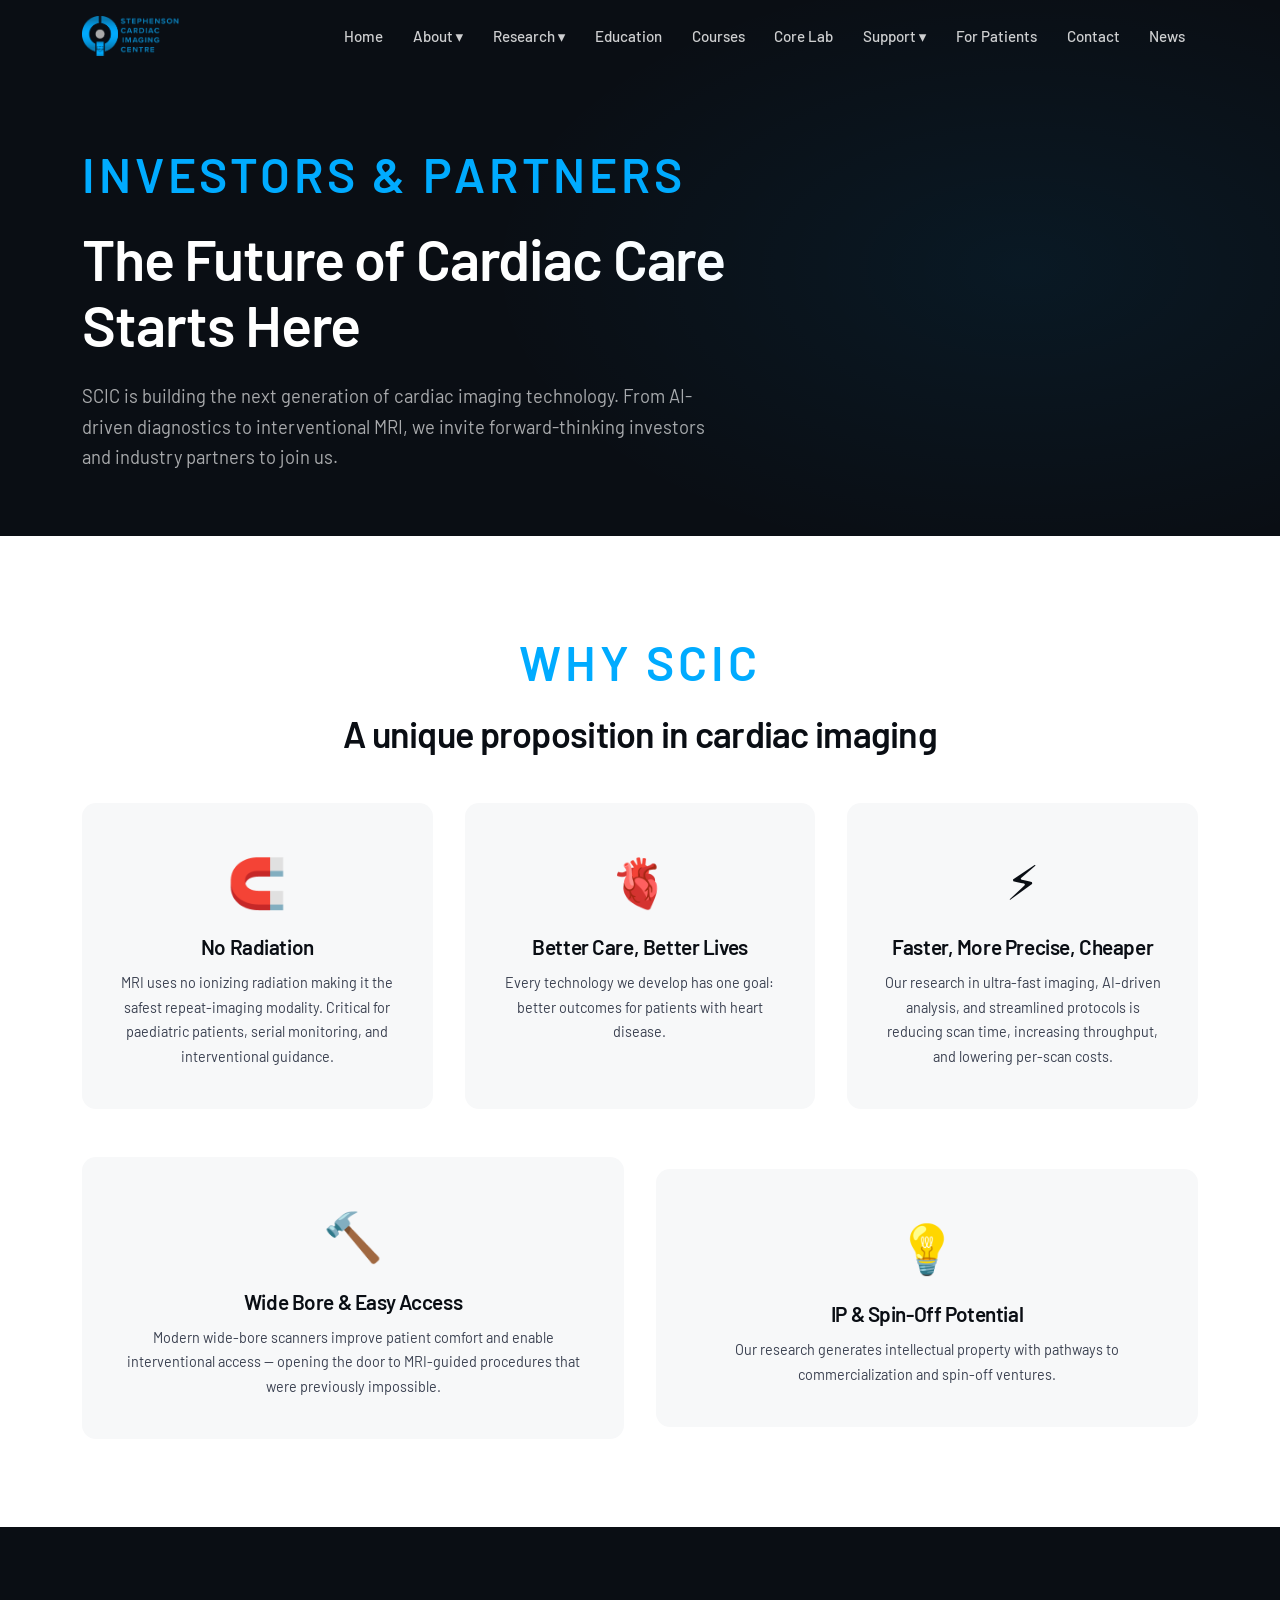
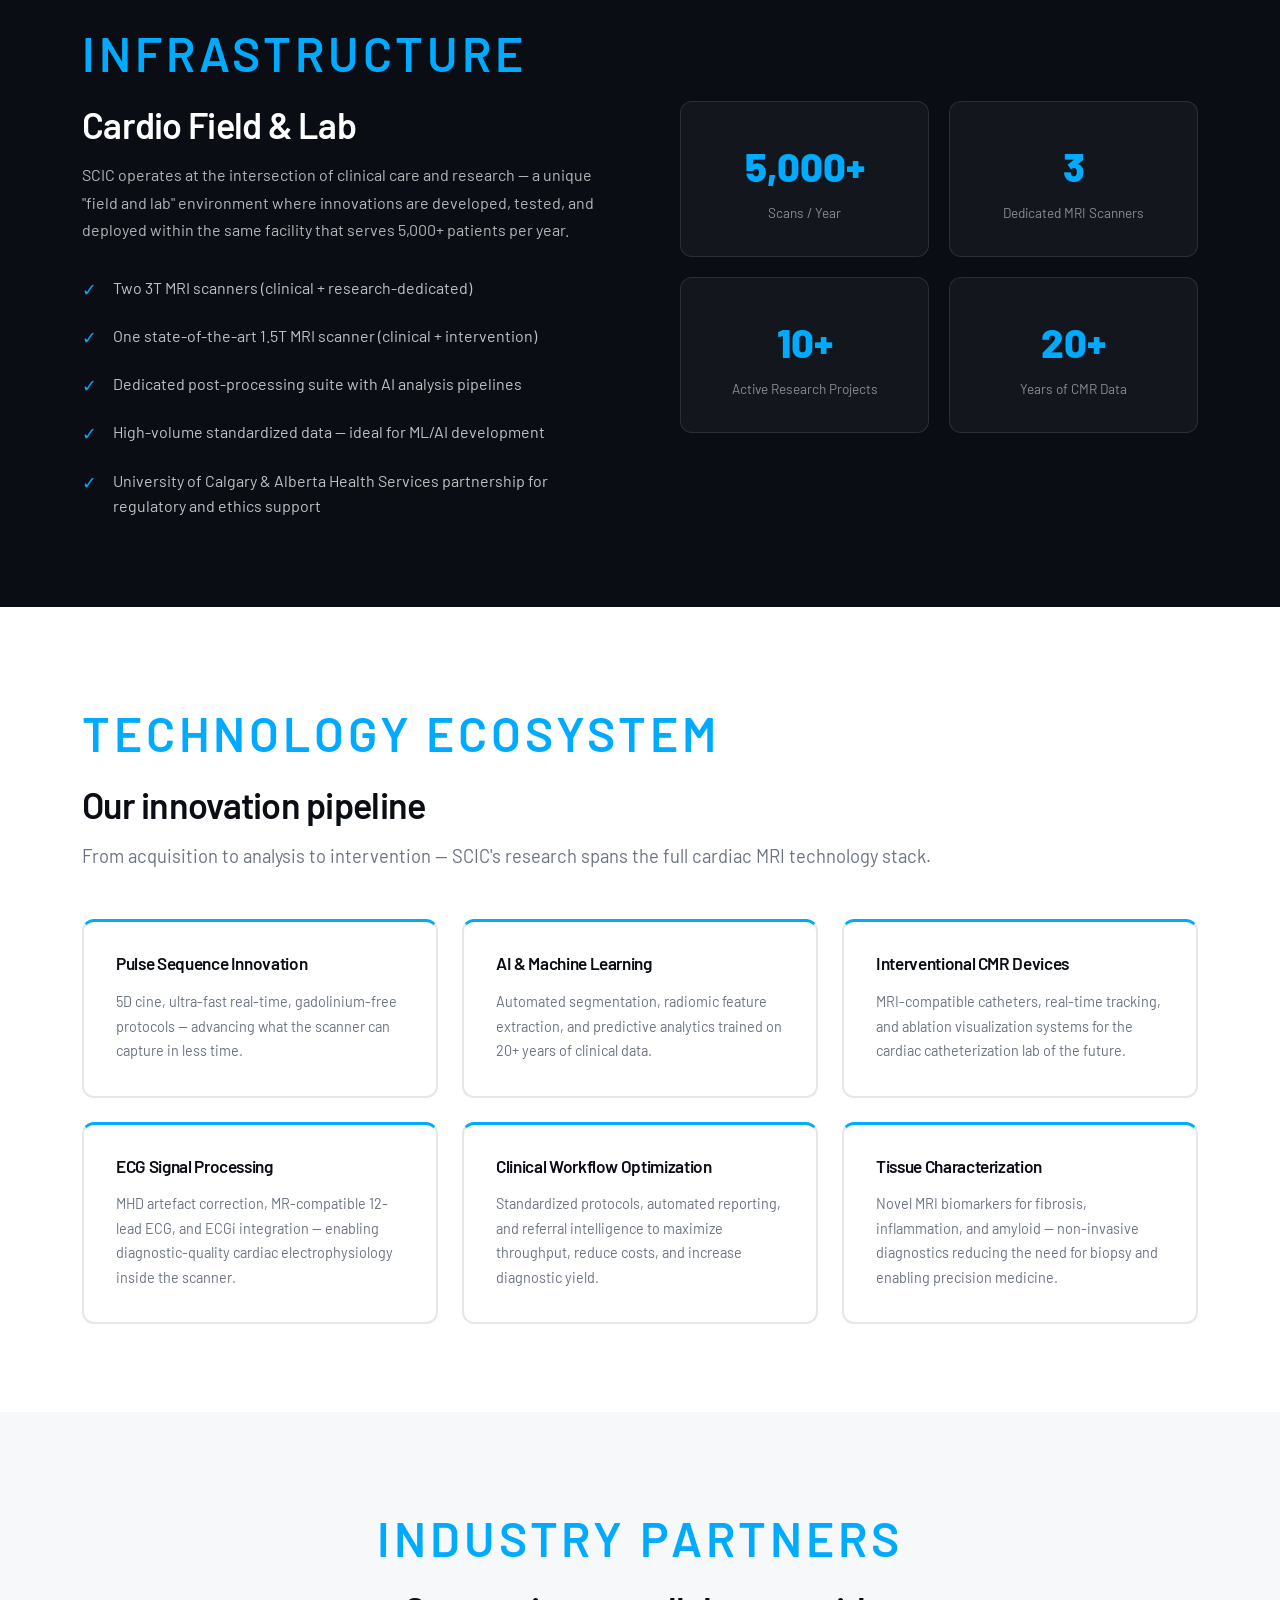
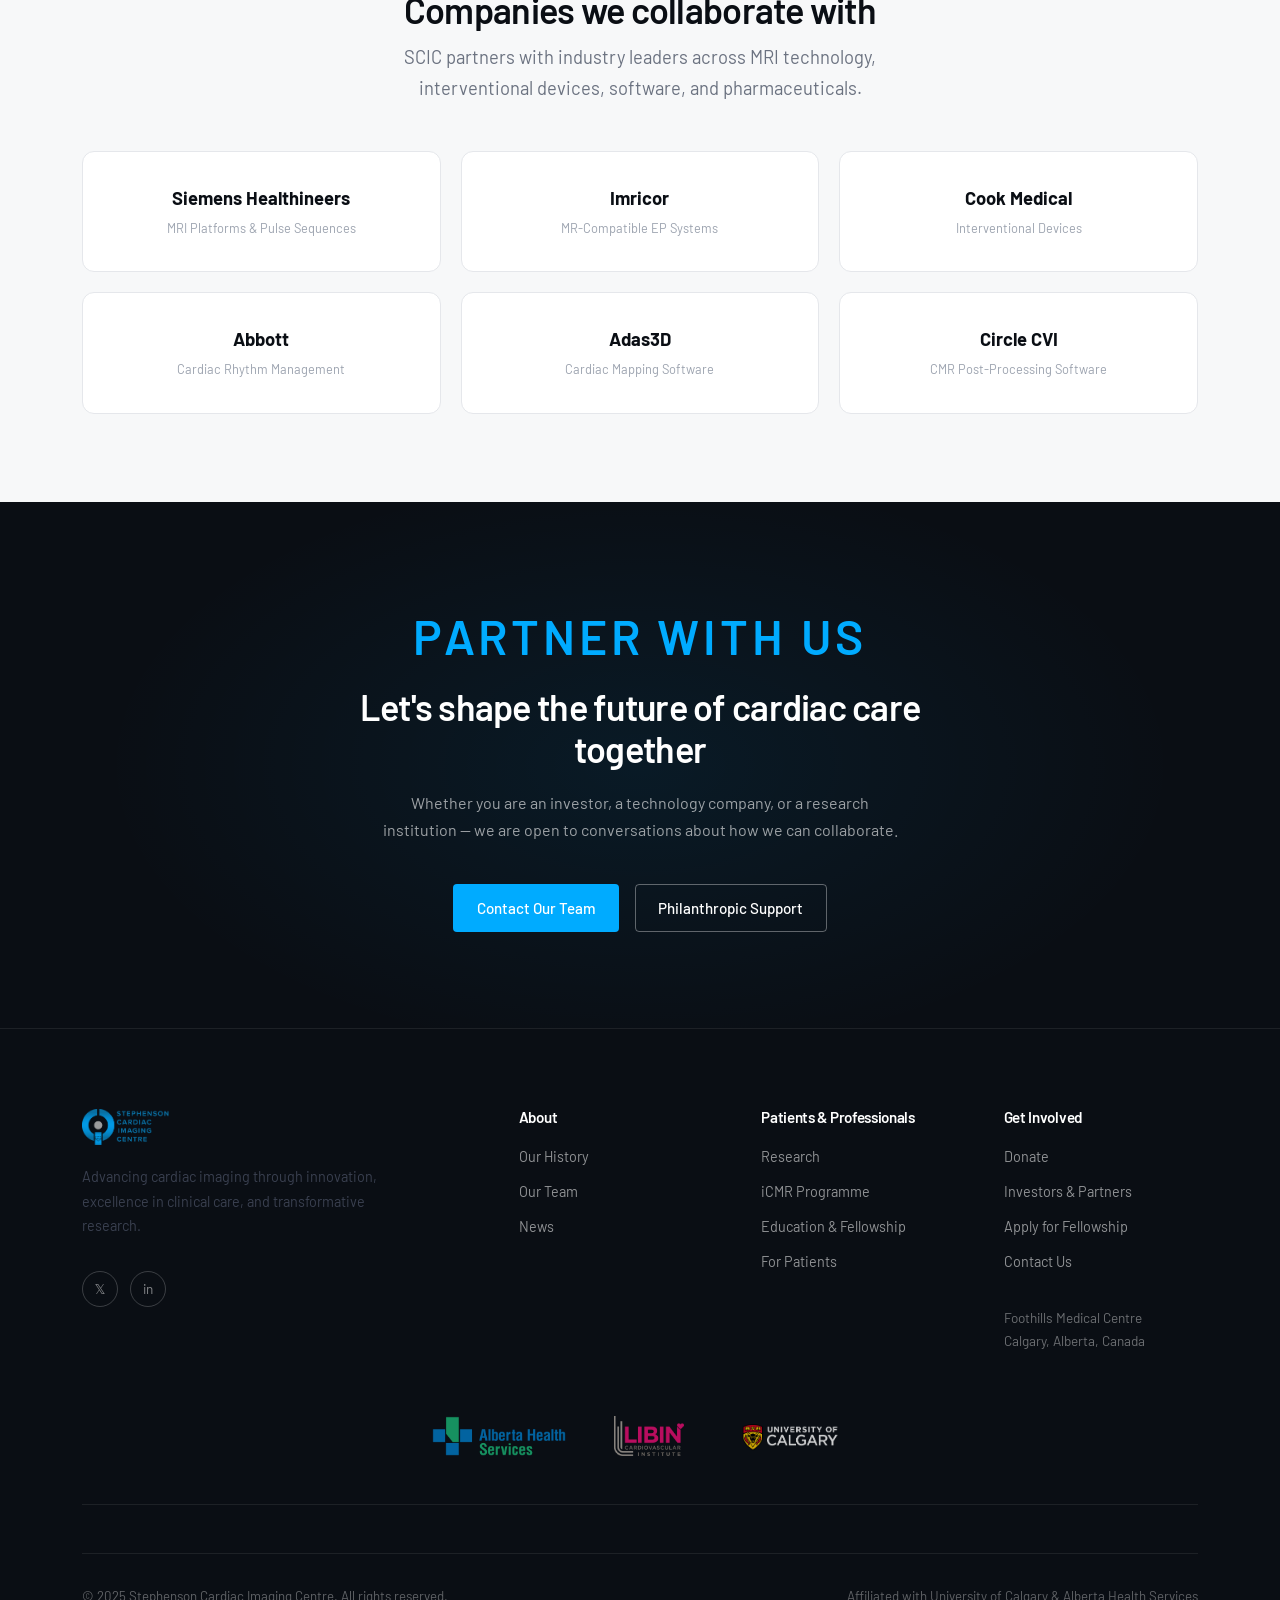
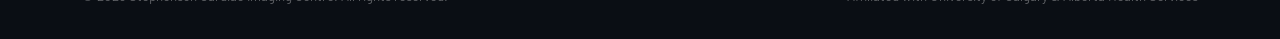
<file: investors.html>
<!DOCTYPE html>
<html lang="en">
<head>
  <meta charset="UTF-8">
  <meta name="viewport" content="width=device-width, initial-scale=1.0">
  <title>Investors &amp; Partners | Stephenson Cardiac Imaging Centre</title>
  <meta name="description" content="Invest in the future of cardiac imaging. SCIC's technology ecosystem, IP portfolio, and industry partnerships — advancing care through innovation.">
  <link rel="icon" type="image/png" href="images/SCIC_Favicon.png">
  <link rel="stylesheet" href="css/main.css">
  <style>
    .grid-3 > div, .grid-2 > div, div[style*="grid-template-columns"] > div {
      transition: transform 0.3s ease, box-shadow 0.3s ease;
    }
    .grid-3 > div:hover, .grid-2 > div:hover, div[style*="grid-template-columns"] > div:hover {
      transform: translateY(-4px);
      box-shadow: 0 12px 24px rgba(0, 0, 0, 0.1);
    }
  </style>
</head>
<body>

<div id="nav-holder"></div>

<!-- Hero -->
<section class="page-hero" style="min-height:50vh;">
  <div class="page-hero-bg"></div>
  <div class="container">
    <span class="eyebrow">Investors &amp; Partners</span>
    <h1>The Future of Cardiac Care<br>Starts Here</h1>
    <p class="lead mt-3">SCIC is building the next generation of cardiac imaging technology. From AI-driven diagnostics to interventional MRI, we invite forward-thinking investors and industry partners to join us.</p>
  </div>
</section>

<!-- ====== VALUE PROPOSITION ====== -->
<section class="section">
  <div class="container">
    <div class="text-center mb-6 fade-in">
      <span class="eyebrow" style="justify-content:center;">Why SCIC</span>
      <h2>A unique proposition in cardiac imaging</h2>
    </div>

    <div class="grid-3 fade-in">
      <div style="text-align:center;padding:2.5rem 2rem;border-radius:14px;background:var(--grey-light);">
        <div style="font-size:3rem;margin-bottom:1rem;">&#129522;</div>
        <h3 style="font-size:1.3rem;margin-bottom:0.75rem;">No Radiation</h3>
        <p style="font-size:0.9rem;">MRI uses no ionizing radiation making it the safest repeat-imaging modality. Critical for paediatric patients, serial monitoring, and interventional guidance.</p>
      </div>
      <div style="text-align:center;padding:2.5rem 2rem;border-radius:14px;background:var(--grey-light);">
        <div style="font-size:3rem;margin-bottom:1rem;">&#129728;</div>
        <h3 style="font-size:1.3rem;margin-bottom:0.75rem;">Better Care, Better Lives</h3>
        <p style="font-size:0.9rem;">Every technology we develop has one goal: better outcomes for patients with heart disease.</p>
      </div>
      <div style="text-align:center;padding:2.5rem 2rem;border-radius:14px;background:var(--grey-light);">
        <div style="font-size:3rem;margin-bottom:1rem;">&#9889;</div>
        <h3 style="font-size:1.3rem;margin-bottom:0.75rem;">Faster, More Precise, Cheaper</h3>
        <p style="font-size:0.9rem;">Our research in ultra-fast imaging, AI-driven analysis, and streamlined protocols is reducing scan time, increasing throughput, and lowering per-scan costs.</p>
      </div>
    </div>

    <div class="grid-2 mt-6 fade-in" style="gap:2rem;">
      <div style="text-align:center;padding:2.5rem 2rem;border-radius:14px;background:var(--grey-light);">
        <div style="font-size:3rem;margin-bottom:1rem;">&#128296;</div>
        <h3 style="font-size:1.3rem;margin-bottom:0.75rem;">Wide Bore &amp; Easy Access</h3>
        <p style="font-size:0.9rem;">Modern wide-bore scanners improve patient comfort and enable interventional access — opening the door to MRI-guided procedures that were previously impossible.</p>
      </div>
      <div style="text-align:center;padding:2.5rem 2rem;border-radius:14px;background:var(--grey-light);">
        <div style="font-size:3rem;margin-bottom:1rem;">&#128161;</div>
        <h3 style="font-size:1.3rem;margin-bottom:0.75rem;">IP &amp; Spin-Off Potential</h3>
        <p style="font-size:0.9rem;">Our research generates intellectual property with pathways to commercialization and spin-off ventures.</p>
      </div>
    </div>
  </div>
</section>

<!-- ====== CARDIO FIELD & LAB ====== -->
<section class="section section--dark">
  <div class="container">
    <div class="grid-2" style="gap:5rem;align-items:center;">
      <div class="fade-in">
        <span class="eyebrow">Infrastructure</span>
        <h2 style="color:white;">Cardio Field &amp; Lab</h2>
        <p style="color:rgba(255,255,255,0.7);margin-top:1rem;">SCIC operates at the intersection of clinical care and research — a unique "field and lab" environment where innovations are developed, tested, and deployed within the same facility that serves 5,000+ patients per year.</p>
        <div style="display:flex;flex-direction:column;gap:1.25rem;margin-top:2rem;">
          <div style="display:flex;gap:1rem;align-items:flex-start;">
            <span style="color:var(--blue);font-size:1.1rem;flex-shrink:0;">&#10003;</span>
            <span style="color:rgba(255,255,255,0.75);">Two 3T MRI scanners (clinical + research-dedicated)</span>
          </div>
          <div style="display:flex;gap:1rem;align-items:flex-start;">
            <span style="color:var(--blue);font-size:1.1rem;flex-shrink:0;">&#10003;</span>
            <span style="color:rgba(255,255,255,0.75);">One state-of-the-art 1.5T MRI scanner (clinical + intervention)</span>
          </div>
          <div style="display:flex;gap:1rem;align-items:flex-start;">
            <span style="color:var(--blue);font-size:1.1rem;flex-shrink:0;">&#10003;</span>
            <span style="color:rgba(255,255,255,0.75);">Dedicated post-processing suite with AI analysis pipelines</span>
          </div>
          <div style="display:flex;gap:1rem;align-items:flex-start;">
            <span style="color:var(--blue);font-size:1.1rem;flex-shrink:0;">&#10003;</span>
            <span style="color:rgba(255,255,255,0.75);">High-volume standardized data — ideal for ML/AI development</span>
          </div>
          <div style="display:flex;gap:1rem;align-items:flex-start;">
            <span style="color:var(--blue);font-size:1.1rem;flex-shrink:0;">&#10003;</span>
            <span style="color:rgba(255,255,255,0.75);">University of Calgary &amp; Alberta Health Services partnership for regulatory and ethics support</span>
          </div>
        </div>
      </div>
      <div class="fade-in">
        <div style="display:grid;grid-template-columns:1fr 1fr;gap:1.25rem;">
          <div style="background:rgba(255,255,255,0.04);border:1px solid rgba(255,255,255,0.1);border-radius:12px;padding:2rem;text-align:center;">
            <div style="font-family:var(--font-display);font-size:2.5rem;font-weight:800;color:var(--blue);">5,000+</div>
            <div style="font-size:0.85rem;color:rgba(255,255,255,0.5);margin-top:0.25rem;">Scans / Year</div>
          </div>
          <div style="background:rgba(255,255,255,0.04);border:1px solid rgba(255,255,255,0.1);border-radius:12px;padding:2rem;text-align:center;">
            <div style="font-family:var(--font-display);font-size:2.5rem;font-weight:800;color:var(--blue);">3</div>
            <div style="font-size:0.85rem;color:rgba(255,255,255,0.5);margin-top:0.25rem;">Dedicated MRI Scanners</div>
          </div>
          <div style="background:rgba(255,255,255,0.04);border:1px solid rgba(255,255,255,0.1);border-radius:12px;padding:2rem;text-align:center;">
            <div style="font-family:var(--font-display);font-size:2.5rem;font-weight:800;color:var(--blue);">10+</div>
            <div style="font-size:0.85rem;color:rgba(255,255,255,0.5);margin-top:0.25rem;">Active Research Projects</div>
          </div>
          <div style="background:rgba(255,255,255,0.04);border:1px solid rgba(255,255,255,0.1);border-radius:12px;padding:2rem;text-align:center;">
            <div style="font-family:var(--font-display);font-size:2.5rem;font-weight:800;color:var(--blue);">20+</div>
            <div style="font-size:0.85rem;color:rgba(255,255,255,0.5);margin-top:0.25rem;">Years of CMR Data</div>
          </div>
        </div>
      </div>
    </div>
  </div>
</section>

<!-- ====== TECHNOLOGY ECOSYSTEM ====== -->
<section class="section">
  <div class="container">
    <div class="fade-in mb-6">
      <span class="eyebrow">Technology Ecosystem</span>
      <h2>Our innovation pipeline</h2>
      <p class="lead mt-2">From acquisition to analysis to intervention — SCIC's research spans the full cardiac MRI technology stack.</p>
    </div>

    <div style="display:grid;grid-template-columns:repeat(auto-fill,minmax(280px,1fr));gap:1.5rem;" class="fade-in">
      <div style="padding:2rem;border-radius:12px;border:2px solid var(--grey-mid);border-top:3px solid var(--blue);">
        <h4 class="mb-2">Pulse Sequence Innovation</h4>
        <p style="font-size:0.9rem;color:#6b7280;">5D cine, ultra-fast real-time, gadolinium-free protocols — advancing what the scanner can capture in less time.</p>
      </div>
      <div style="padding:2rem;border-radius:12px;border:2px solid var(--grey-mid);border-top:3px solid var(--blue);">
        <h4 class="mb-2">AI &amp; Machine Learning</h4>
        <p style="font-size:0.9rem;color:#6b7280;">Automated segmentation, radiomic feature extraction, and predictive analytics trained on 20+ years of clinical data.</p>
      </div>
      <div style="padding:2rem;border-radius:12px;border:2px solid var(--grey-mid);border-top:3px solid var(--blue);">
        <h4 class="mb-2">Interventional CMR Devices</h4>
        <p style="font-size:0.9rem;color:#6b7280;">MRI-compatible catheters, real-time tracking, and ablation visualization systems for the cardiac catheterization lab of the future.</p>
      </div>
      <div style="padding:2rem;border-radius:12px;border:2px solid var(--grey-mid);border-top:3px solid var(--blue);">
        <h4 class="mb-2">ECG Signal Processing</h4>
        <p style="font-size:0.9rem;color:#6b7280;">MHD artefact correction, MR-compatible 12-lead ECG, and ECGi integration — enabling diagnostic-quality cardiac electrophysiology inside the scanner.</p>
      </div>
      <div style="padding:2rem;border-radius:12px;border:2px solid var(--grey-mid);border-top:3px solid var(--blue);">
        <h4 class="mb-2">Clinical Workflow Optimization</h4>
        <p style="font-size:0.9rem;color:#6b7280;">Standardized protocols, automated reporting, and referral intelligence to maximize throughput, reduce costs, and increase diagnostic yield.</p>
      </div>
      <div style="padding:2rem;border-radius:12px;border:2px solid var(--grey-mid);border-top:3px solid var(--blue);">
        <h4 class="mb-2">Tissue Characterization</h4>
        <p style="font-size:0.9rem;color:#6b7280;">Novel MRI biomarkers for fibrosis, inflammation, and amyloid — non-invasive diagnostics reducing the need for biopsy and enabling precision medicine.</p>
      </div>
    </div>
  </div>
</section>

<!-- ====== INDUSTRY PARTNERS ====== -->
<section id="partners" class="section section--grey">
  <div class="container">
    <div class="text-center mb-6 fade-in">
      <span class="eyebrow" style="justify-content:center;">Industry Partners</span>
      <h2>Companies we collaborate with</h2>
      <p class="lead mt-2" style="max-width:560px;margin:0.75rem auto 0;">SCIC partners with industry leaders across MRI technology, interventional devices, software, and pharmaceuticals.</p>
    </div>

    <div style="display:grid;grid-template-columns:repeat(auto-fit,minmax(280px,1fr));gap:1.25rem;" class="fade-in">
      <div style="background:var(--white);border:1px solid var(--grey-mid);border-radius:12px;padding:2rem;text-align:center;transition:0.2s;">
        <div style="font-family:var(--font-display);font-weight:700;font-size:1.15rem;color:var(--black);">Siemens Healthineers</div>
        <p style="font-size:0.8rem;color:#9ca3af;margin-top:0.25rem;">MRI Platforms &amp; Pulse Sequences</p>
      </div>
      <div style="background:var(--white);border:1px solid var(--grey-mid);border-radius:12px;padding:2rem;text-align:center;transition:0.2s;">
        <div style="font-family:var(--font-display);font-weight:700;font-size:1.15rem;color:var(--black);">Imricor</div>
        <p style="font-size:0.8rem;color:#9ca3af;margin-top:0.25rem;">MR-Compatible EP Systems</p>
      </div>
      <div style="background:var(--white);border:1px solid var(--grey-mid);border-radius:12px;padding:2rem;text-align:center;transition:0.2s;">
        <div style="font-family:var(--font-display);font-weight:700;font-size:1.15rem;color:var(--black);">Cook Medical</div>
        <p style="font-size:0.8rem;color:#9ca3af;margin-top:0.25rem;">Interventional Devices</p>
      </div>
      <div style="background:var(--white);border:1px solid var(--grey-mid);border-radius:12px;padding:2rem;text-align:center;transition:0.2s;">
        <div style="font-family:var(--font-display);font-weight:700;font-size:1.15rem;color:var(--black);">Abbott</div>
        <p style="font-size:0.8rem;color:#9ca3af;margin-top:0.25rem;">Cardiac Rhythm Management</p>
      </div>
      <div style="background:var(--white);border:1px solid var(--grey-mid);border-radius:12px;padding:2rem;text-align:center;transition:0.2s;">
        <div style="font-family:var(--font-display);font-weight:700;font-size:1.15rem;color:var(--black);">Adas3D</div>
        <p style="font-size:0.8rem;color:#9ca3af;margin-top:0.25rem;">Cardiac Mapping Software</p>
      </div>
      <div style="background:var(--white);border:1px solid var(--grey-mid);border-radius:12px;padding:2rem;text-align:center;transition:0.2s;">
        <div style="font-family:var(--font-display);font-weight:700;font-size:1.15rem;color:var(--black);">Circle CVI</div>
        <p style="font-size:0.8rem;color:#9ca3af;margin-top:0.25rem;">CMR Post-Processing Software</p>
      </div>

    </div>
  </div>
</section>

<!-- ====== CTA ====== -->
<section style="background:var(--black);padding:6rem 0;position:relative;overflow:hidden;">
  <div style="position:absolute;inset:0;background:radial-gradient(ellipse 60% 80% at 50% 50%, rgba(0,171,255,0.08) 0%, transparent 70%);pointer-events:none;"></div>
  <div class="container text-center" style="position:relative;z-index:1;">
    <div class="fade-in">
      <span class="eyebrow" style="justify-content:center;">Partner With Us</span>
      <h2 style="color:white;max-width:640px;margin:0 auto;">Let's shape the future of cardiac care together</h2>
      <p style="color:rgba(255,255,255,0.6);max-width:520px;margin:1.25rem auto 2.5rem;">Whether you are an investor, a technology company, or a research institution — we are open to conversations about how we can collaborate.</p>
      <div style="display:flex;gap:1rem;justify-content:center;flex-wrap:wrap;">
        <a href="contact.html" class="btn btn-primary">Contact Our Team</a>
        <a href="donors.html" class="btn btn-ghost">Philanthropic Support</a>
      </div>
    </div>
  </div>
</section>

<div id="footer-holder"></div>
<script src="js/nav.js"></script>
<script src="js/main.js"></script>
<script data-goatcounter="https://scic-website.goatcounter.com/count"
        async src="//gc.zgo.at/count.js"></script>
</body>
</html>
</file>
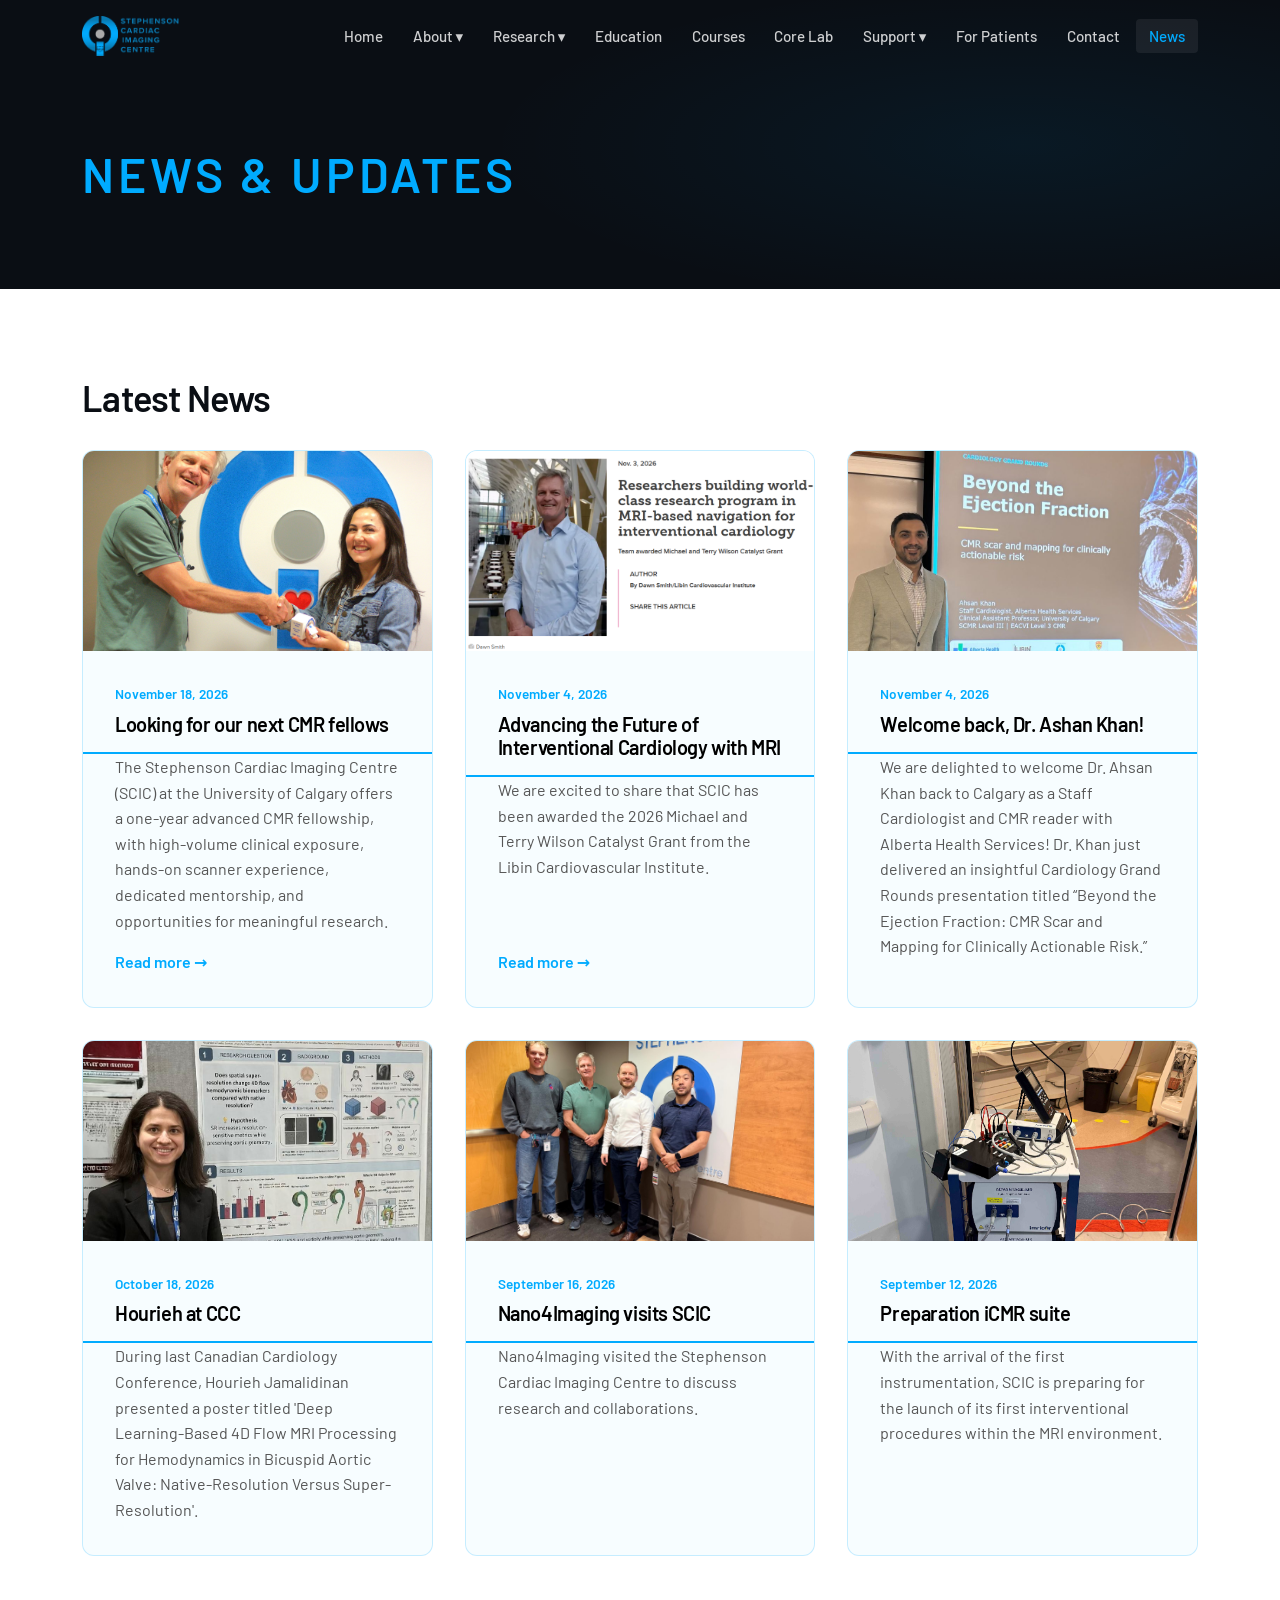
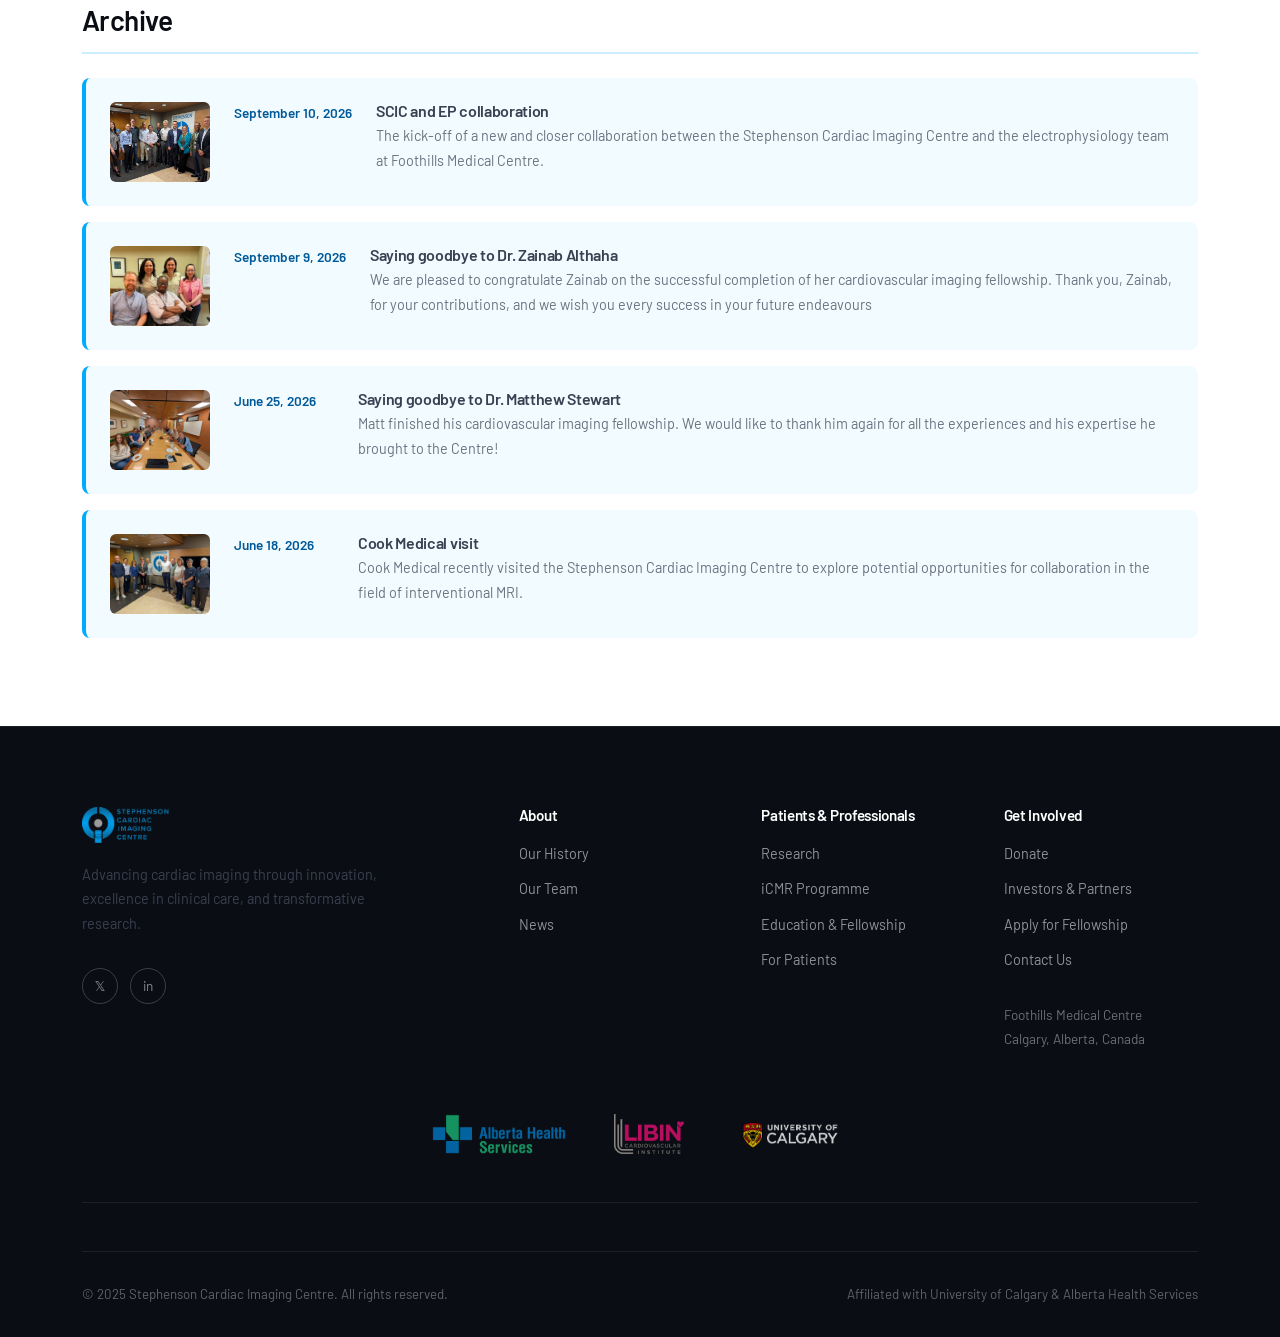
<file: news.html>
<!DOCTYPE html>
<html lang="en">
<head>
  <meta charset="UTF-8">
  <meta name="viewport" content="width=device-width, initial-scale=1.0">
  <title>News & Updates | Stephenson Cardiac Imaging Centre</title>
  <link rel="icon" type="image/png" href="images/SCIC_Favicon.png">
  <link rel="stylesheet" href="css/main.css">
  <style>
    .news-grid {
      display: grid;
      grid-template-columns: repeat(auto-fit, minmax(350px, 1fr));
      gap: 2rem;
      margin-top: 2rem;
    }
    @media (max-width: 768px) {
      .news-grid {
        grid-template-columns: 1fr;
        gap: 1.5rem;
      }
    }
    @media (max-width: 480px) {
      .news-grid {
        gap: 1rem;
        justify-items: center;
      }
      .news-card {
        max-width: 100%;
      }
    }
    .news-card {
      border: 1px solid rgba(0, 171, 255, 0.2);
      border-radius: 12px;
      overflow: hidden;
      background: rgba(0, 171, 255, 0.03);
      transition: transform 0.3s, box-shadow 0.3s;
      display: flex;
      flex-direction: column;
      height: 100%;
    }
    .news-card:hover {
      transform: translateY(-4px);
      box-shadow: 0 8px 24px rgba(0, 171, 255, 0.15);
      border-color: rgba(0, 171, 255, 0.4);
    }
    .news-card-image {
      width: 100%;
      height: 200px;
      object-fit: cover;
      display: block;
    }
    .archive-item-image {
      width: 100px;
      height: 80px;
      object-fit: cover;
      border-radius: 6px;
      flex-shrink: 0;
    }
    .news-card-header {
      padding: 2rem 2rem 1rem;
      border-bottom: 2px solid var(--blue);
    }
    .news-card-date {
      font-size: 0.85rem;
      color: var(--blue);
      font-weight: 600;
      margin-bottom: 0.5rem;
    }
    .news-card-title {
      margin: 0;
      font-size: 1.25rem;
      color: #000;
    }
    .news-card-body {
      padding: 0 2rem 2rem;
      flex-grow: 1;
      display: flex;
      flex-direction: column;
    }
    .news-card-body p {
      margin-top: 0;
      color: #555;
      line-height: 1.6;
      flex-grow: 1;
    }
    @media (prefers-color-scheme: dark) {
      .news-card-body p {
        color: #272727;
      }
    }
    .news-card-link {
      display: inline-block;
      color: var(--blue);
      font-weight: 600;
      margin-top: 1rem;
      text-decoration: none;
    }
    .news-card-link:hover {
      text-decoration: underline;
    }
    .section-title {
      font-size: 1.75rem;
      margin-top: 3rem;
      margin-bottom: 1rem;
      padding-bottom: 1rem;
      border-bottom: 2px solid rgba(0, 171, 255, 0.2);
    }
    .archive-grid {
      display: grid;
      gap: 1rem;
      margin-top: 1.5rem;
    }
    .archive-item {
      display: flex;
      gap: 1.5rem;
      padding: 1.5rem;
      border-left: 4px solid var(--blue);
      background: rgba(0, 171, 255, 0.05);
      border-radius: 8px;
      align-items: flex-start;
      transition: background 0.2s;
    }
    .archive-item:hover {
      background: rgba(0, 171, 255, 0.1);
    }
    .archive-date {
      font-size: 0.85rem;
      font-weight: 600;
      color: var(--blue-deep);
      flex-shrink: 0;
      min-width: 100px;
    }
    @media (max-width: 600px) {
      .archive-item {
        flex-direction: column;
        gap: 0.75rem;
        padding: 1rem;
      }
      .archive-item-image {
        width: 100%;
        height: 160px;
      }
      .archive-date {
        min-width: 0;
      }
    }
    .archive-content {
      flex-grow: 1;
    }
    .archive-content h4 {
      margin: 0 0 0.25rem 0;
      font-size: 1rem;
      color: #374151;
    }
    .archive-content p {
      margin: 0;
      font-size: 0.9rem;
      color: #6b7280;
    }
    .empty-state {
      text-align: center;
      padding: 2rem;
      color: #666;
    }
    @media (prefers-color-scheme: dark) {
      .empty-state {
        color: #aaa;
      }
    }
  </style>
</head>
<body>

<div id="nav-holder"></div>

<section class="page-hero">
  <div class="page-hero-bg"></div>
  <div class="container">
    <span class="eyebrow">News & Updates</span>
  </div>
</section>

<!-- ====== NEWS SECTION ====== -->
<section class="section">
  <div class="container">
    <div class="fade-in">
      <h2>Latest News</h2>

      <!-- Featured Stories (max 6) -->
      <div id="featured-stories" class="news-grid">
        <div class="empty-state">Loading stories...</div>
      </div>

      <!-- Archive Section -->
      <h3 class="section-title">Archive</h3>
      <div id="archive-stories" class="archive-grid">
        <div class="empty-state">No archived stories</div>
      </div>
    </div>
  </div>
</section>

<div id="footer-holder"></div>
<script src="js/nav.js"></script>
<script src="js/main.js"></script>
<script>
  async function loadNews() {
    try {
      const response = await fetch('news.json');
      const data = await response.json();

      // Sort by date (newest first)
      const sorted = data.stories.sort((a, b) => new Date(b.date) - new Date(a.date));

      // Split: first 6 are featured, rest are archived
      const featured = sorted.slice(0, 6);
      const archived = sorted.slice(6);

      renderFeatured(featured);
      renderArchive(archived);
    } catch (error) {
      console.error('Error loading news:', error);
      document.getElementById('featured-stories').innerHTML =
        '<div class="empty-state">Unable to load stories</div>';
    }
  }

  function renderFeatured(stories) {
    const container = document.getElementById('featured-stories');

    if (stories.length === 0) {
      container.innerHTML = '<div class="empty-state">No stories yet</div>';
      return;
    }

    container.innerHTML = stories.map(story => `
      <div class="news-card">
        ${story.image ? `<img src="${story.image}" alt="${story.title}" class="news-card-image">` : ''}
        <div class="news-card-header">
          <div class="news-card-date">${formatDate(story.date)}</div>
          <h3 class="news-card-title">${story.title}</h3>
        </div>
        <div class="news-card-body">
          <p>${story.summary}</p>
          ${story.link ? `<a href="${story.link}" class="news-card-link">Read more →</a>` : ''}
        </div>
      </div>
    `).join('');
  }

  function renderArchive(stories) {
    const container = document.getElementById('archive-stories');

    if (stories.length === 0) {
      container.innerHTML = '<div class="empty-state">No archived stories</div>';
      return;
    }

    container.innerHTML = stories.map(story => `
      <div class="archive-item">
        ${story.image ? `<img src="${story.image}" alt="${story.title}" class="archive-item-image">` : ''}
        <div class="archive-date">${formatDate(story.date)}</div>
        <div class="archive-content">
          <h4>${story.title}</h4>
          <p>${story.summary}</p>
        </div>
        ${story.link ? `<a href="${story.link}" style="text-decoration: none; color: var(--blue);">→</a>` : ''}
      </div>
    `).join('');
  }

  function formatDate(dateStr) {
    const date = new Date(dateStr);
    return date.toLocaleDateString('en-US', { year: 'numeric', month: 'long', day: 'numeric' });
  }

  loadNews();
</script>
<script data-goatcounter="https://scic-website.goatcounter.com/count"
        async src="//gc.zgo.at/count.js"></script>
</body>
</html>
</file>
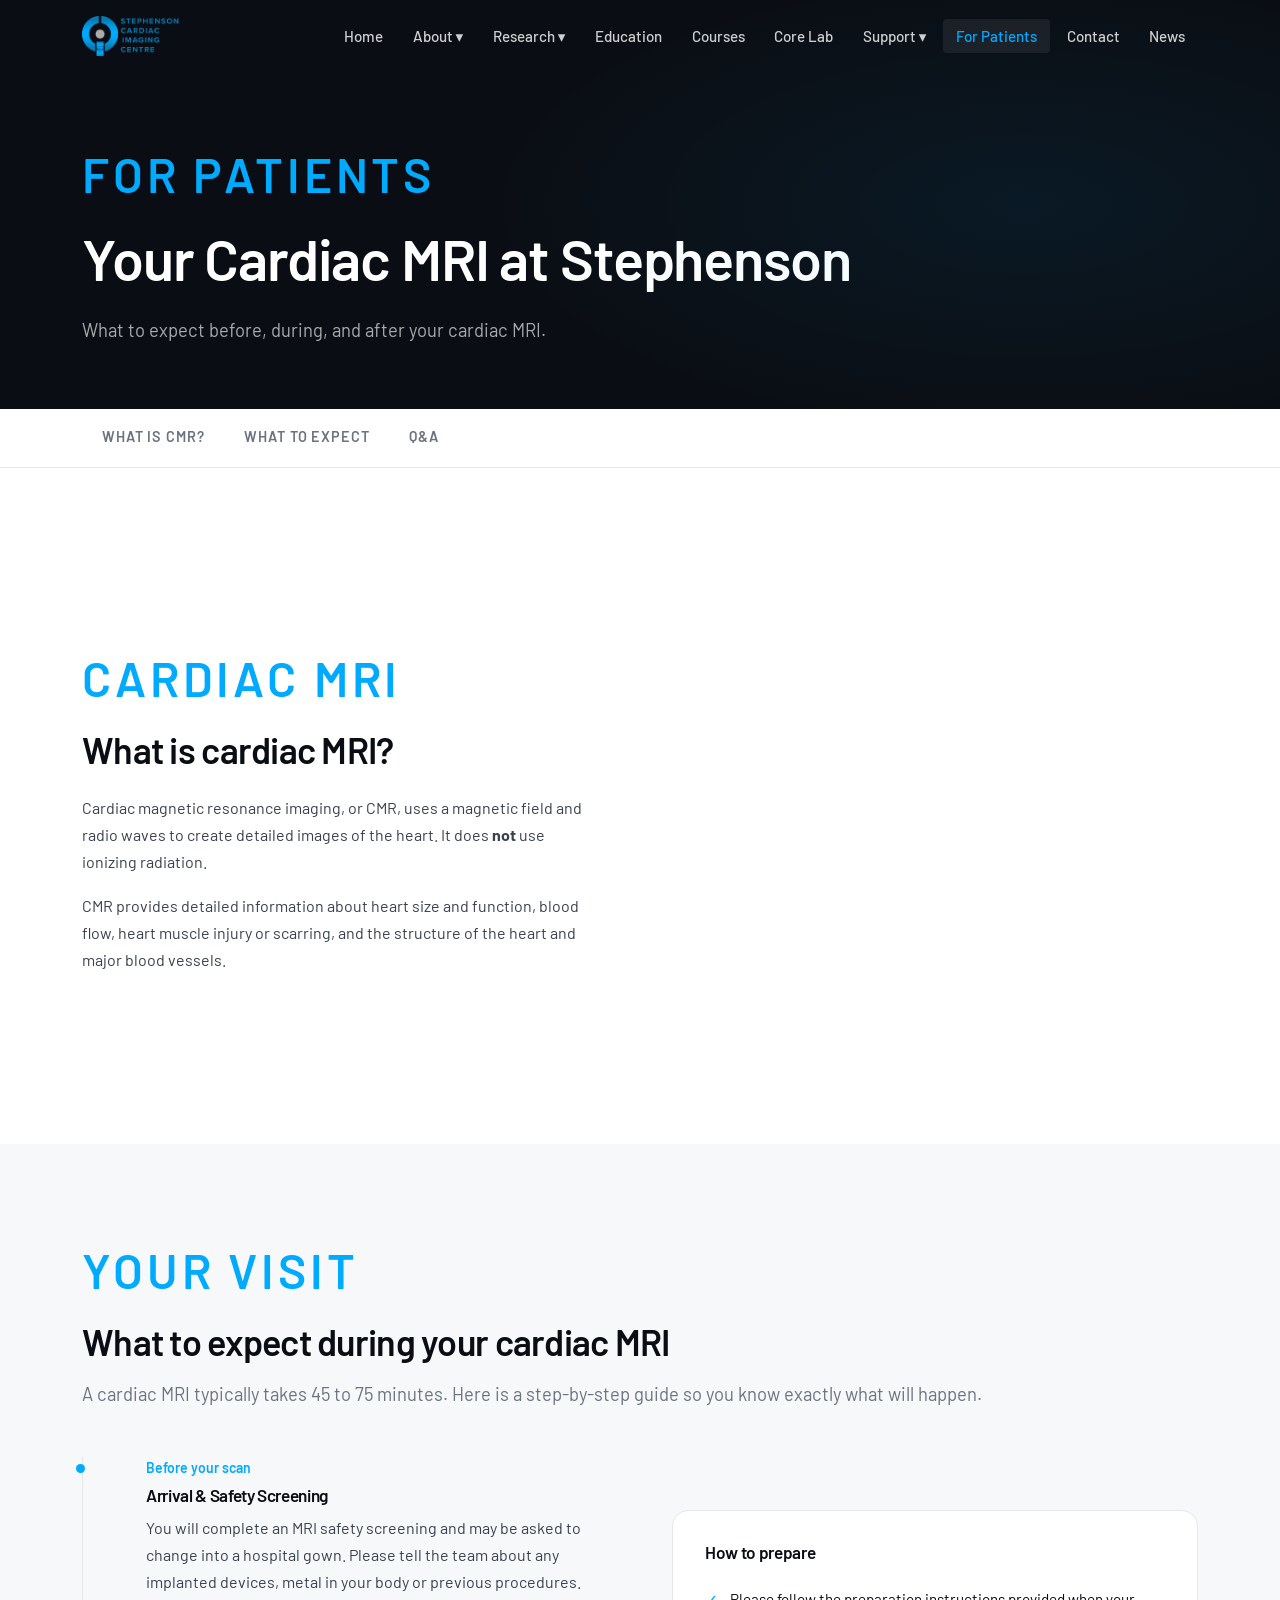
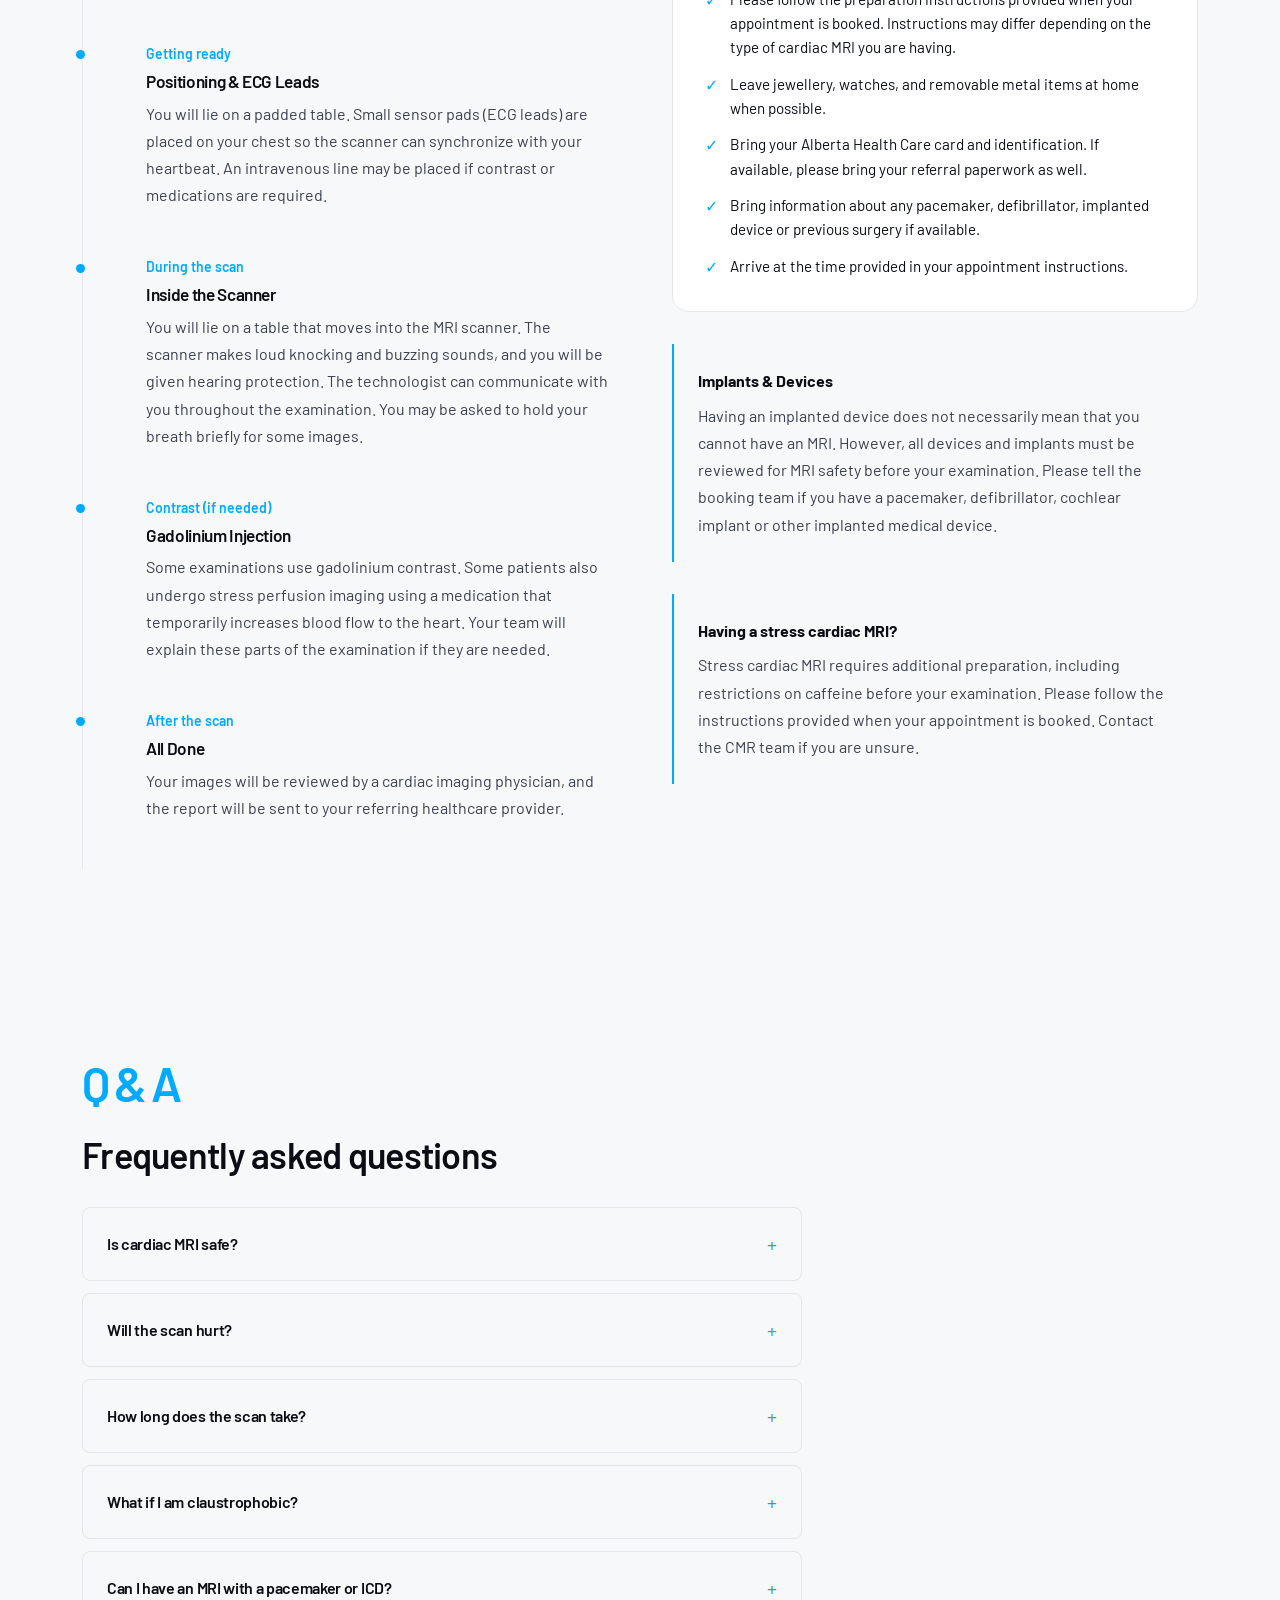
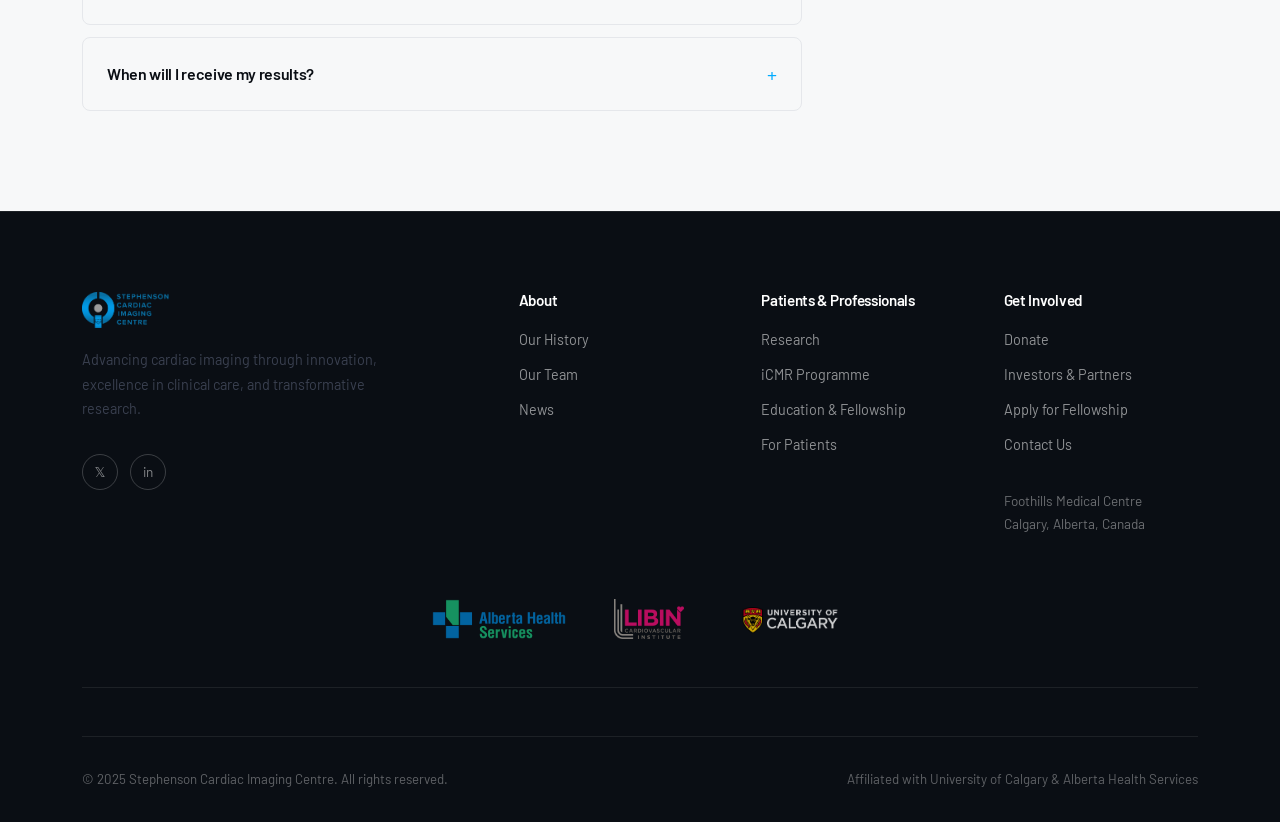
<file: patients.html>
<!DOCTYPE html>
<html lang="en">
<head>
  <meta charset="UTF-8">
  <meta name="viewport" content="width=device-width, initial-scale=1.0">
  <title>For Patients | Stephenson Cardiac Imaging Centre</title>
  <meta name="description" content="Everything you need to know about your cardiac MRI at SCIC — what to expect, how to prepare, and why CMR is the gold standard for imaging your heart.">
  <link rel="icon" type="image/png" href="images/SCIC_Favicon.png">
  <link rel="stylesheet" href="css/main.css">
</head>
<body>

<div id="nav-holder"></div>

<!-- Page Hero -->
<section class="page-hero" style="min-height:45vh;">
  <div class="page-hero-bg"></div>
  <div class="container">
    <span class="eyebrow">For Patients</span>
    <h1>Your Cardiac MRI at Stephenson</h1>
    <p class="lead mt-3">What to expect before, during, and after your cardiac MRI.</p>
  </div>
</section>

<!-- Tab Navigation -->
<div style="background:var(--white);border-bottom:1px solid var(--grey-mid);position:sticky;top:var(--nav-height);z-index:100;">
  <div class="container">
    <nav style="display:flex;gap:0;overflow-x:auto;">
      <a href="#what-is-cmr" style="font-family:var(--font-display);font-weight:600;font-size:0.9rem;text-transform:uppercase;letter-spacing:0.06em;color:var(--grey);padding:1rem 1.25rem;border-bottom:3px solid transparent;transition:0.2s;white-space:nowrap;" class="page-tab-link">What is CMR?</a>
      <a href="#what-to-expect" style="font-family:var(--font-display);font-weight:600;font-size:0.9rem;text-transform:uppercase;letter-spacing:0.06em;color:var(--grey);padding:1rem 1.25rem;border-bottom:3px solid transparent;transition:0.2s;white-space:nowrap;" class="page-tab-link">What to Expect</a>
      <a href="#faq" style="font-family:var(--font-display);font-weight:600;font-size:0.9rem;text-transform:uppercase;letter-spacing:0.06em;color:var(--grey);padding:1rem 1.25rem;border-bottom:3px solid transparent;transition:0.2s;white-space:nowrap;" class="page-tab-link">Q&A</a>
    </nav>
  </div>
</div>

<!-- ====== WHAT IS CMR ====== -->
<section id="what-is-cmr" class="section">
  <div class="container">
    <div class="grid-2" style="gap:5rem;align-items:center;">
      <div class="fade-in">
        <span class="eyebrow">Cardiac MRI</span>
        <h2>What is cardiac MRI?</h2>
        <p class="mt-3">Cardiac magnetic resonance imaging, or CMR, uses a magnetic field and radio waves to create detailed images of the heart. It does <strong>not</strong> use ionizing radiation.</p>
        <p class="mt-2">CMR provides detailed information about heart size and function, blood flow, heart muscle injury or scarring, and the structure of the heart and major blood vessels. </p>
      </div>
      <div class="fade-in" style="border-radius:16px;overflow:hidden;height:500px;">
        <video autoplay muted loop playsinline style="width:100%;height:100%;object-fit:cover;" controlsList="nopictureinpicture">
          <source src="images/Patients/4-chamber-cine.mp4" type="video/mp4">
        </video>
      </div>
    </div>
  </div>
</section>

<!-- ====== WHAT TO EXPECT ====== -->
<section id="what-to-expect" class="section section--grey">
  <div class="container">
    <div class="fade-in mb-6">
      <span class="eyebrow">Your Visit</span>
      <h2>What to expect during your cardiac MRI</h2>
      <p class="lead mt-2">A cardiac MRI typically takes 45 to 75 minutes. Here is a step-by-step guide so you know exactly what will happen.</p>
    </div>

    <!-- Steps timeline -->
    <div class="grid-2" style="gap:4rem;" class="fade-in">
      <div>
        <div class="timeline fade-in">
          <div class="timeline-item visible">
            <div class="timeline-dot"></div>
            <div class="timeline-year">Before your scan</div>
            <h4>Arrival &amp; Safety Screening</h4>
            <p>You will complete an MRI safety screening and may be asked to change into a hospital gown. Please tell the team about any implanted devices, metal in your body or previous procedures.</p>
          </div>
          <div class="timeline-item visible">
            <div class="timeline-dot"></div>
            <div class="timeline-year">Getting ready</div>
            <h4>Positioning &amp; ECG Leads</h4>
            <p>You will lie on a padded table. Small sensor pads (ECG leads) are placed on your chest so the scanner can synchronize with your heartbeat. An intravenous line may be placed if contrast or medications are required.</p>
          </div>
          <div class="timeline-item visible">
            <div class="timeline-dot"></div>
            <div class="timeline-year">During the scan</div>
            <h4>Inside the Scanner</h4>
            <p>You will lie on a table that moves into the MRI scanner. The scanner makes loud knocking and buzzing sounds, and you will be given hearing protection. The technologist can communicate with you throughout the examination. You may be asked to hold your breath briefly for some images.</p>
          </div>
          <div class="timeline-item visible">
            <div class="timeline-dot"></div>
            <div class="timeline-year">Contrast (if needed)</div>
            <h4>Gadolinium Injection</h4>
            <p>Some examinations use gadolinium contrast. Some patients also undergo stress perfusion imaging using a medication that temporarily increases blood flow to the heart. Your team will explain these parts of the examination if they are needed.</p>
          </div>
          <div class="timeline-item visible">
            <div class="timeline-dot"></div>
            <div class="timeline-year">After the scan</div>
            <h4>All Done</h4>
            <p>Your images will be reviewed by a cardiac imaging physician, and the report will be sent to your referring healthcare provider.</p>
          </div>
        </div>
      </div>

      <div class="fade-in">
        <!-- Preparation checklist -->
        <div style="background:var(--white);border-radius:16px;padding:2rem;border:1px solid var(--grey-mid);margin-bottom:2rem;">
          <h4 class="mb-3">How to prepare</h4>
          <div style="display:flex;flex-direction:column;gap:0.75rem;">
            <div style="display:flex;gap:0.75rem;align-items:flex-start;">
              <span style="color:var(--blue);flex-shrink:0;">&#10003;</span>
              <span style="font-size:0.95rem;">Please follow the preparation instructions provided when your appointment is booked. Instructions may differ depending on the type of cardiac MRI you are having.</span>
            </div>
            <div style="display:flex;gap:0.75rem;align-items:flex-start;">
              <span style="color:var(--blue);flex-shrink:0;">&#10003;</span>
              <span style="font-size:0.95rem;">Leave jewellery, watches, and removable metal items at home when possible.</span>
            </div>
            <div style="display:flex;gap:0.75rem;align-items:flex-start;">
              <span style="color:var(--blue);flex-shrink:0;">&#10003;</span>
              <span style="font-size:0.95rem;">Bring your Alberta Health Care card and identification. If available, please bring your referral paperwork as well.</span>
            </div>
            <div style="display:flex;gap:0.75rem;align-items:flex-start;">
              <span style="color:var(--blue);flex-shrink:0;">&#10003;</span>
              <span style="font-size:0.95rem;">Bring information about any pacemaker, defibrillator, implanted device or previous surgery if available.</span>
            </div>
            <div style="display:flex;gap:0.75rem;align-items:flex-start;">
              <span style="color:var(--blue);flex-shrink:0;">&#10003;</span>
              <span style="font-size:0.95rem;">Arrive at the time provided in your appointment instructions.</span>
            </div>
          </div>
        </div>

        <!-- Important notes -->
        <div class="callout" style="margin-bottom:2rem;">
          <strong>Implants &amp; Devices</strong>
          <p class="mt-1" style="margin:0.5rem 0 0;">Having an implanted device does not necessarily mean that you cannot have an MRI. However, all devices and implants must be reviewed for MRI safety before your examination. Please tell the booking team if you have a pacemaker, defibrillator, cochlear implant or other implanted medical device.</p>
        </div>
        <div class="callout" style="margin-bottom:2rem;">
          <strong>Having a stress cardiac MRI?</strong>
          <p class="mt-1" style="margin:0.5rem 0 0;">Stress cardiac MRI requires additional preparation, including restrictions on caffeine before your examination. Please follow the instructions provided when your appointment is booked. Contact the CMR team if you are unsure.</p>
        </div>
      </div>
    </div>
  </div>
</section>

<!-- ====== FAQ ====== -->
<section id="faq" class="section section--grey">
  <div class="container">
    <div class="fade-in mb-4">
      <span class="eyebrow">Q&amp;A</span>
      <h2>Frequently asked questions</h2>
    </div>
    <div style="max-width:720px;" class="fade-in">
      <div class="accordion-group">
        <div class="accordion-item">
          <div class="accordion-header"><h4>Is cardiac MRI safe?</h4><span class="accordion-icon">+</span></div>
          <div class="accordion-body"><div class="accordion-body-inner"><p>Yes. Cardiac MRI uses a magnetic field and radio waves, there is no ionizing radiation. 
            It is one of the safest imaging techniques available and has been used in millions of patients worldwide.</p></div></div>
        </div>
        <div class="accordion-item">
          <div class="accordion-header"><h4>Will the scan hurt?</h4><span class="accordion-icon">+</span></div>
          <div class="accordion-body"><div class="accordion-body-inner"><p>No. The MRI scan itself is painless. You may feel a brief needle prick if an IV is required. If you are having a stress CMR, the stress medication can cause temporary symptoms such as flushing, shortness of breath or chest discomfort. 
            The team will monitor you throughout the examination.</p></div></div>
        </div>
        <div class="accordion-item">
          <div class="accordion-header"><h4>How long does the scan take?</h4><span class="accordion-icon">+</span></div>
          <div class="accordion-body"><div class="accordion-body-inner"><p>Most cardiac MRI scans take between 45 and 75 minutes. 
            Some complex studies or stress tests may take up to 90 minutes. Plan to be at the centre for about 1.5 to 2 hours in total, including preparation time.</p></div></div>
        </div>
        <div class="accordion-item">
          <div class="accordion-header"><h4>What if I am claustrophobic?</h4><span class="accordion-icon">+</span></div>
          <div class="accordion-body"><div class="accordion-body-inner"><p>Please let your referring physician or the CMR team know before your appointment if you are concerned about claustrophobia. 
            We can discuss ways to help you complete the examination comfortably.</p></div></div>
        </div>
        <div class="accordion-item">
          <div class="accordion-header"><h4>Can I have an MRI with a pacemaker or ICD?</h4><span class="accordion-icon">+</span></div>
          <div class="accordion-body"><div class="accordion-body-inner"><p>In many cases, yes. Most modern pacemakers and defibrillators are labelled "MR-conditional," 
            meaning they are safe for MRI under specific conditions. Our team will verify your device before scheduling your scan. If you have an older or non-conditional 
            device, we will discuss your options with you.</p></div></div>
        </div>
        <div class="accordion-item">
          <div class="accordion-header"><h4>When will I receive my results?</h4><span class="accordion-icon">+</span></div>
          <div class="accordion-body"><div class="accordion-body-inner"><p>A cardiac imaging physician will review your study and 
            send the report to your referring healthcare provider, who will discuss the results with you.</p></div></div>
        </div>
      </div>
    </div>
  </div>
</section>

<div id="footer-holder"></div>
<script src="js/nav.js"></script>
<script src="js/main.js"></script>
<script>
  // Highlight active section in sub-nav
  const sections = document.querySelectorAll('section[id]');
  const tabLinks = document.querySelectorAll('.page-tab-link');
  window.addEventListener('scroll', () => {
    let current = '';
    sections.forEach(s => {
      if (window.scrollY >= s.offsetTop - 150) current = s.id;
    });
    tabLinks.forEach(l => {
      l.style.color = l.getAttribute('href') === '#' + current ? 'var(--blue)' : 'var(--grey)';
      l.style.borderBottomColor = l.getAttribute('href') === '#' + current ? 'var(--blue)' : 'transparent';
    });
  });
</script>
<script data-goatcounter="https://scic-website.goatcounter.com/count"
        async src="//gc.zgo.at/count.js"></script>
</body>
</html>
</file>
<file: css/main.css>
/* ============================================
   SCIC — Stephenson Cardiac Imaging Centre
   Design System & Global Styles
   ============================================ */

@import url('https://fonts.googleapis.com/css2?family=Barlow:ital,wght@0,400;0,500;0,600;1,400&display=swap');

/* ---- CSS Variables ---- */
:root {
  /* One accent, on neutrals. */
  --blue: #00ABFF;
  --blue-dark: #0083CC;
  --blue-deep: #005a99;

  --ink:     #0A0E14;   /* headings, dark surfaces */
  --ink-2:   #3a4050;   /* body copy               */
  --ink-3:   #6b7280;   /* muted / meta            */
  --line:    #e5e7eb;   /* borders                 */
  --surface: #f7f8f9;   /* tinted panels           */
  --white:   #FFFFFF;

  --nav-height: 72px;
  --section-gap: 88px;

  --font: 'Barlow', system-ui, -apple-system, sans-serif;

  --radius: 8px;
  --radius-sm: 4px;

  --shadow: 0 1px 3px rgba(10,14,20,0.06);
  --transition: 0.2s ease;

  /* Aliases — keep the ~946 inline styles on the old names working while
     pass 2 converts them to components. Remove once the markup is clean. */
  --black: var(--ink);
  --grey: var(--ink-3);
  --grey-light: var(--surface);
  --grey-mid: var(--line);
  --off-white: var(--surface);
  --font-display: var(--font);
  --font-body: var(--font);
  --transition-slow: var(--transition);
  --shadow-sm: var(--shadow);
  --shadow-md: var(--shadow);
  --shadow-lg: var(--shadow);
  --shadow-blue: none;
}

/* ---- Reset ---- */
*, *::before, *::after { box-sizing: border-box; margin: 0; padding: 0; }
html { scroll-behavior: smooth; font-size: 16px; }
body {
  font-family: var(--font-body);
  background: var(--white);
  color: var(--black);
  line-height: 1.6;
  overflow-x: hidden;
}
img { max-width: 100%; display: block; }
a { color: inherit; text-decoration: none; }
ul { list-style: none; }
button { cursor: pointer; border: none; background: none; font-family: inherit; }

/* ---- Typography ---- */
h1, h2, h3, h4, h5 {
  font-family: var(--font);
  font-weight: 600;
  line-height: 1.15;
  letter-spacing: -0.02em;
  color: var(--ink);
}
h1 { font-size: clamp(2.4rem, 5vw, 3.6rem); }
h2 { font-size: clamp(1.75rem, 3vw, 2.25rem); }
h3 { font-size: 1.375rem; }
h4 { font-size: 1.075rem; }
p { font-size: 1rem; color: var(--ink-2); line-height: 1.7; }
.lead { font-size: 1.15rem; font-weight: 400; color: var(--ink-3); line-height: 1.65; }

/* ---- Layout Utilities ---- */
.container { max-width: 1180px; margin: 0 auto; padding: 0 2rem; }
.container-wide { max-width: 1400px; margin: 0 auto; padding: 0 2rem; }
.section { padding: var(--section-gap) 0; }
.section--dark { background: var(--black); color: var(--white); }
.section--dark p { color: rgba(255,255,255,0.75); }
.section--blue { background: var(--blue); color: var(--white); }
.section--grey { background: var(--grey-light); }

.grid-2 { display: grid; grid-template-columns: 1fr 1fr; gap: 3rem; align-items: center; }
.grid-3 { display: grid; grid-template-columns: repeat(3, 1fr); gap: 2rem; }
.grid-4 { display: grid; grid-template-columns: repeat(4, 1fr); row-gap: 1.5rem; column-gap: 3.5rem; }

.text-center { text-align: center; }
.text-blue { color: var(--blue); }
.text-grey { color: var(--grey); }

/* ---- Eyebrow ---- The only uppercase left on the site. ---- */
.eyebrow,
.section-label {
  display: block;
  font-weight: 600;
  font-size: 3rem;
  letter-spacing: 0.08em;
  text-transform: uppercase;
  color: var(--blue);
  margin-bottom: 0.75rem;
}

/* ---- Section head: eyebrow + h2 + lead ---- */
.section-head {
  max-width: 640px;
  margin-bottom: 3.5rem;
}
.section-head p { margin-top: 0.75rem; }

/* ---- Section head with a trailing action (e.g. "All projects →") ---- */
.section-head--row {
  max-width: none;
  display: flex;
  justify-content: space-between;
  align-items: flex-end;
  gap: 2rem;
}
.section-head--row > div { max-width: 640px; }

/* ============================================
   Components — these replace the inline-style
   patterns that were repeated across the pages.
   ============================================ */

/* ---- Muted small print (was: font-size:0.85rem;color:#9ca3af, ~40 sites) ---- */
.meta { font-size: 0.875rem; color: var(--ink-3); }

/* ---- Neutral tag (was: 5 colored category pills) ---- */
.tag {
  display: inline-block;
  font-size: 0.8rem;
  color: var(--ink-3);
  background: var(--surface);
  border: 1px solid var(--line);
  padding: 0.15rem 0.55rem;
  border-radius: var(--radius-sm);
}
.tag-blue { color: var(--blue); background: rgba(0,171,255,0.07); border-color: rgba(0,171,255,0.25); }

/* ---- Tinted panel (was: background:var(--grey-light);border-radius:14px;padding:2.5rem) ---- */
.panel {
  background: var(--surface);
  border: 1px solid var(--line);
  border-radius: var(--radius);
  padding: 2rem;
}
.panel--dark {
  background: var(--ink);
  border-color: rgba(255,255,255,0.1);
  color: var(--white);
}
.panel--dark p { color: rgba(255,255,255,0.7); }

/* ---- Check list (was: 36 inline flex rows with a ✓ glyph) ---- */
.check-list { display: flex; flex-direction: column; gap: 0.7rem; }
.check-list li {
  position: relative;
  padding-left: 1.6rem;
  color: var(--ink-2);
  line-height: 1.6;
}
.check-list li::before {
  content: '';
  position: absolute;
  left: 0;
  top: 0.45em;
  width: 13px;
  height: 10px;
  background: var(--blue);
  -webkit-mask: url("data:image/svg+xml,%3Csvg xmlns='http://www.w3.org/2000/svg' viewBox='0 0 13 10'%3E%3Cpath d='M1 5l3.5 3.5L12 1' fill='none' stroke='%23000' stroke-width='2' stroke-linecap='round' stroke-linejoin='round'/%3E%3C/svg%3E") no-repeat center / contain;
          mask: url("data:image/svg+xml,%3Csvg xmlns='http://www.w3.org/2000/svg' viewBox='0 0 13 10'%3E%3Cpath d='M1 5l3.5 3.5L12 1' fill='none' stroke='%23000' stroke-width='2' stroke-linecap='round' stroke-linejoin='round'/%3E%3C/svg%3E") no-repeat center / contain;
}
.section--dark .check-list li,
.panel--dark .check-list li { color: rgba(255,255,255,0.75); }

/* ---- Feature row: icon + title + copy (~20 sites) ---- */
.feature-row { display: flex; gap: 1rem; align-items: flex-start; }
.feature-row + .feature-row { margin-top: 1.75rem; }
.feature-icon {
  flex-shrink: 0;
  width: 32px;
  height: 32px;
  display: flex;
  align-items: center;
  justify-content: center;
  color: var(--blue);
}
.feature-row strong { display: block; margin-bottom: 0.2rem; font-weight: 600; color: var(--ink); }
.feature-row p { font-size: 0.95rem; }

/* ---- Stats ---- */
.stat-grid { display: flex; flex-wrap: wrap; gap: 3rem; }
.stat-value {
  font-size: 2rem;
  font-weight: 600;
  letter-spacing: -0.02em;
  line-height: 1;
  color: var(--ink);
}
.stat-label { font-size: 0.875rem; color: var(--ink-3); margin-top: 0.4rem; }

/* ---- Stat tile (bordered figure + caption) ---- */
.stat-tile {
  text-align: center;
  padding: 1.75rem 1rem;
  background: var(--surface);
  border: 1px solid var(--line);
  border-radius: var(--radius);
}
.stat-tile-value {
  font-size: 2rem;
  font-weight: 600;
  letter-spacing: -0.02em;
  color: var(--ink);
  line-height: 1;
}
.stat-tile-label { font-size: 0.875rem; color: var(--ink-3); margin-top: 0.4rem; }

/* ---- Theme card (on dark sections) ---- */
.theme-card {
  background: rgba(255,255,255,0.04);
  border: 1px solid rgba(255,255,255,0.1);
  border-radius: var(--radius);
  padding: 1.75rem;
}
.theme-card--accent { border-color: rgba(0,171,255,0.3); }
.theme-card h4 { color: var(--white); margin-bottom: 0.5rem; }
.theme-card p { color: rgba(255,255,255,0.6); font-size: 0.95rem; }

/* ---- Publication row ---- */
.pub-list { display: flex; flex-direction: column; gap: 0.75rem; }
.pub-row {
  display: flex;
  gap: 1.25rem;
  align-items: flex-start;
  background: var(--white);
  border: 1px solid var(--line);
  border-radius: var(--radius);
  padding: 1.25rem 1.5rem;
}
.pub-year {
  flex-shrink: 0;
  font-weight: 600;
  font-size: 0.95rem;
  color: var(--blue);
  line-height: 1.2;
  text-align: center;
  min-width: 3.5rem;
}
.pub-year span { display: block; font-size: 0.75rem; color: var(--ink-3); font-weight: 400; }
.pub-row h4 { margin-bottom: 0.2rem; font-size: 1rem; }
.pub-row p { margin: 0; }

/* ---- Full-width dark call to action ---- */
.cta-band { background: var(--ink); padding: 5rem 0; }
.cta-band h2 { color: var(--white); max-width: 620px; margin: 0 auto; }
.cta-band p {
  color: rgba(255,255,255,0.6);
  max-width: 520px;
  margin: 1rem auto 2rem;
}

/* ---- Mission / vision / values strip ---- */
.mission-strip {
  background: var(--surface);
  border-bottom: 1px solid var(--line);
  padding: 3.5rem 0;
}
.mission-strip h3 {
  font-size: 1rem;
  color: var(--blue);
  margin-bottom: 0.5rem;
}
.mission-strip p { font-size: 0.95rem; }

/* ---- Research cards (shared by index.html and research.html) ---- */
.research-card {
  display: flex;
  flex-direction: column;
  background: var(--white);
  border: 1px solid var(--line);
  border-radius: var(--radius);
  padding: 1.5rem;
  cursor: pointer;
  transition: var(--transition);
  text-align: left;
  width: 100%;
}
.research-card:hover { border-color: var(--blue); }
.research-card h4 { margin: 0.75rem 0 0.4rem; }
.research-card p { font-size: 0.925rem; color: var(--ink-3); }
.research-card-footer {
  display: flex;
  justify-content: space-between;
  align-items: baseline;
  gap: 1rem;
  margin-top: 1.25rem;
  padding-top: 1rem;
  border-top: 1px solid var(--line);
}
.research-status { font-size: 0.875rem; color: var(--ink-3); }
.research-status.is-recruiting { color: var(--blue); }

/* ---- Buttons ---- */
.btn {
  display: inline-flex;
  align-items: center;
  gap: 0.5rem;
  font-family: var(--font);
  font-weight: 500;
  font-size: 0.95rem;
  padding: 0.7rem 1.4rem;
  border-radius: var(--radius-sm);
  border: 1px solid transparent;
  transition: var(--transition);
}

.btn-primary {
  background: var(--blue);
  color: var(--white);
}
.btn-primary:hover { background: var(--blue-dark); }

.btn-outline {
  background: transparent;
  color: var(--blue);
  border-color: var(--blue);
}
.btn-outline:hover { background: var(--blue); color: var(--white); }

.btn-white {
  background: var(--white);
  color: var(--ink);
}
.btn-white:hover { background: var(--surface); }

.btn-ghost {
  background: transparent;
  color: var(--white);
  border-color: rgba(255,255,255,0.35);
}
.btn-ghost:hover {
  border-color: var(--white);
  background: rgba(255,255,255,0.08);
}

/* ---- Navigation ---- */
#navbar {
  position: fixed;
  top: 0;
  left: 0;
  right: 0;
  z-index: 1000;
  height: var(--nav-height);
  display: flex;
  align-items: center;
  transition: var(--transition);
}
#navbar.scrolled {
  background: rgba(10, 14, 20, 0.95);
  backdrop-filter: blur(12px);
  -webkit-backdrop-filter: blur(12px);
  border-bottom: 1px solid rgba(255,255,255,0.08);
}
#navbar .nav-inner {
  display: flex;
  align-items: center;
  justify-content: space-between;
  width: 100%;
}
#navbar .nav-logo {
  flex-shrink: 0;
}
#navbar .nav-logo img {
  height: 40px;
  width: auto;
  display: block;
}
#navbar .nav-links {
  display: flex;
  align-items: center;
  gap: 0.25rem;
}
#navbar .nav-links a,
#navbar .nav-links button {
  font-family: var(--font);
  font-weight: 500;
  font-size: 0.95rem;
  color: rgba(255,255,255,0.8);
  padding: 0.5rem 0.8rem;
  border-radius: var(--radius-sm);
  transition: var(--transition);
}
#navbar .nav-links a:hover,
#navbar .nav-links button:hover,
#navbar .nav-links a.active {
  color: var(--white);
  background: rgba(255,255,255,0.07);
}
#navbar .nav-links a.active { color: var(--blue); }

/* Dropdown */
.dropdown { position: relative; }
.dropdown-menu {
  position: absolute;
  top: 100%;
  left: 50%;
  transform: translateX(-50%) translateY(0);
  background: var(--black);
  border: 1px solid rgba(255,255,255,0.12);
  border-radius: var(--radius);
  padding: 0.5rem;
  padding-top: calc(0.5rem + 8px);
  min-width: 200px;
  opacity: 0;
  pointer-events: none;
  transition: opacity 0.25s ease, transform 0.25s ease;
  box-shadow: var(--shadow-lg);
}
/* Invisible bridge above the menu so hover is not lost crossing the gap */
.dropdown-menu::before {
  content: '';
  position: absolute;
  top: -8px;
  left: 0;
  right: 0;
  height: 8px;
}
.dropdown:hover .dropdown-menu,
.dropdown.open .dropdown-menu {
  opacity: 1;
  pointer-events: all;
}
.dropdown-menu a {
  display: block;
  padding: 0.6rem 1rem;
  font-family: var(--font-body);
  font-size: 0.9rem;
  color: rgba(255,255,255,0.8) !important;
  border-radius: 4px;
  transition: var(--transition);
}
.dropdown-menu a:hover {
  background: rgba(0,171,255,0.1);
  color: var(--blue) !important;
}

.nav-cta { margin-left: 1rem; white-space: nowrap; }

/* Hamburger */
.nav-hamburger {
  display: none;
  flex-direction: column;
  gap: 5px;
  padding: 8px;
}
.nav-hamburger span {
  display: block;
  width: 24px;
  height: 2px;
  background: var(--white);
  transition: var(--transition);
}

/* ---- Hero Section ---- */
.hero {
  position: relative;
  min-height: 78vh;
  display: flex;
  align-items: center;
  background: var(--ink);
  overflow: hidden;
  padding: calc(var(--nav-height) + 4rem) 0 5rem;
}
.hero-bg {
  position: absolute;
  inset: 0;
  background:
    radial-gradient(ellipse 70% 60% at 72% 50%, rgba(0,171,255,0.10) 0%, transparent 70%),
    var(--ink);
}
.hero-content {
  position: relative;
  z-index: 2;
  max-width: 760px;
}


.hero h1 {
  color: var(--white);
  font-size: clamp(2.4rem, 5vw, 3.6rem);
  line-height: 1.1;
  margin-bottom: 1.25rem;
}
.hero h1 span {
  color: var(--blue);
  font-size: inherit;
}
.hero p {
  color: rgba(255,255,255,0.65);
  font-size: 1.15rem;
  max-width: 560px;
  margin-bottom: 2rem;
}
.hero-actions { display: flex; gap: 1rem; flex-wrap: wrap; }
.hero-stats {
  display: flex;
  gap: 3rem;
  margin-top: 4rem;
  padding-top: 3rem;
  border-top: 1px solid rgba(255,255,255,0.1);
}
.hero-stat-value {
  font-family: var(--font);
  font-size: 2rem;
  font-weight: 600;
  color: var(--white);
  line-height: 1;
  letter-spacing: -0.02em;
}
.hero-stat-label {
  font-size: 0.875rem;
  color: rgba(255,255,255,0.5);
  margin-top: 0.4rem;
}
.hero-visual {
  position: absolute;
  right: 0;
  top: 50%;
  transform: translateY(-50%);
  width: 45%;
  opacity: 0.16;
  pointer-events: none;
}

/* ---- Cards ---- */
.card {
  background: var(--white);
  border-radius: var(--radius);
  overflow: hidden;
  transition: var(--transition);
  border: 1px solid var(--line);
}
.card:hover { border-color: var(--blue); transform: scale(1.05); }
/* Mobile: scale when card is in viewport */
@media (hover: none) {
  .card.active { border-color: var(--blue); transform: scale(1.05); }
}
.card .theme-card-media { width: 100%; height: 200px; margin: 0; border: none; margin-bottom: 0; }
.card-body { padding: 1.75rem; }
.card-icon {
  width: 40px;
  height: 40px;
  border-radius: var(--radius-sm);
  display: flex;
  align-items: center;
  justify-content: flex-start;
  margin-bottom: 1rem;
  color: var(--blue);
}
.card h4 { margin-bottom: 0.5rem; }
.card-link {
  display: inline-block;
  margin-top: 1.25rem;
  font-size: 0.925rem;
  font-weight: 500;
  color: var(--blue);
}
.card-link:hover { color: var(--blue-dark); }

/* Research Project Cards */
.project-card {
  position: relative;
  border-radius: 12px;
  overflow: hidden;
  aspect-ratio: 4/3;
  cursor: pointer;
  background: var(--ink);
}
.project-card-bg {
  position: absolute;
  inset: 0;
  transition: transform 0.5s ease;
}
.project-card:hover .project-card-bg { opacity: 0.9; }
.project-card-overlay {
  position: absolute;
  inset: 0;
  background: linear-gradient(to top, rgba(0,0,0,0.9) 0%, rgba(0,0,0,0.3) 60%, transparent 100%);
}
.project-card-content {
  position: absolute;
  bottom: 0;
  left: 0;
  right: 0;
  padding: 1.75rem;
  transform: translateY(0);
  transition: var(--transition);
}
.project-card-tag {
  display: inline-block;
  background: rgba(255,255,255,0.15);
  color: var(--white);
  font-size: 0.8rem;
  padding: 0.2rem 0.6rem;
  border-radius: var(--radius-sm);
  margin-bottom: 0.6rem;
}
.project-card h4 {
  color: var(--white);
  font-size: 1.15rem;
}
.project-card p {
  color: rgba(255,255,255,0.75);
  font-size: 0.9rem;
  margin-top: 0.5rem;
  max-height: 0;
  overflow: hidden;
  transition: max-height 0.4s ease;
}
.project-card:hover p { max-height: 100px; }
.project-card-arrow {
  position: absolute;
  top: 1.25rem;
  right: 1.25rem;
  width: 36px;
  height: 36px;
  border-radius: 50%;
  background: var(--blue);
  display: flex;
  align-items: center;
  justify-content: center;
  color: white;
  opacity: 0;
  transform: scale(0.8);
  transition: var(--transition);
}
.project-card:hover .project-card-arrow {
  opacity: 1;
  transform: scale(1);
}

/* ---- Team Cards ---- */
.team-card { text-align: center; }
.team-avatar {
  width: 96px;
  height: 96px;
  border-radius: 50%;
  background: var(--surface);
  margin: 0 auto 1rem;
  display: flex;
  align-items: center;
  justify-content: center;
  font-family: var(--font);
  font-size: 1.5rem;
  font-weight: 600;
  letter-spacing: -0.01em;
  color: white;
  text-shadow: 0 2px 4px rgba(0,0,0,0.3);
  border: 1px solid var(--line);
  overflow: hidden;
}
.team-card h4 { font-size: 1.05rem; margin-bottom: 0.2rem; }
.team-card .role {
  font-size: 0.9rem;
  color: var(--ink-3);
}
.team-card .bio {
  font-size: 0.875rem;
  color: var(--ink-3);
  margin-top: 0.3rem;
}
.linkedin-icon {
  opacity: 0.7;
  transition: opacity 0.2s;
}
.team-card h4 a:hover .linkedin-icon {
  opacity: 1;
}

/* ---- Timeline ---- */
.timeline {
  position: relative;
  padding-left: 2rem;
}
.timeline::before {
  content: '';
  position: absolute;
  left: 0;
  top: 0;
  bottom: 0;
  width: 1px;
  background: var(--line);
}
.timeline-item {
  position: relative;
  padding: 0 0 3rem 2rem;
  opacity: 0;
  transform: translateX(-20px);
  transition: opacity 0.5s ease, transform 0.5s ease;
}
.timeline-item.visible { opacity: 1; transform: translateX(0); }
.timeline-dot {
  position: absolute;
  left: -2.4rem;
  top: 0.45rem;
  width: 9px;
  height: 9px;
  border-radius: 50%;
  background: var(--blue);
}
.timeline-year {
  font-weight: 600;
  font-size: 0.875rem;
  color: var(--blue);
  margin-bottom: 0.4rem;
}
.timeline-item h4 { margin-bottom: 0.5rem; }

/* ---- Forms ---- */
.form-group { margin-bottom: 1.25rem; }
.form-label {
  display: block;
  font-weight: 500;
  font-size: 0.9rem;
  color: var(--ink-2);
  margin-bottom: 0.4rem;
}
.form-input,
.form-select,
.form-textarea {
  width: 100%;
  padding: 0.85rem 1rem;
  border: 1px solid var(--line);
  border-radius: var(--radius-sm);
  font-family: var(--font);
  font-size: 1rem;
  color: var(--black);
  background: var(--white);
  transition: var(--transition);
  outline: none;
  appearance: none;
}
.form-input:focus,
.form-select:focus,
.form-textarea:focus {
  border-color: var(--blue);
  box-shadow: 0 0 0 3px rgba(0,171,255,0.12);
}
.form-textarea { resize: vertical; min-height: 120px; }
.form-hint { font-size: 0.83rem; color: #9ca3af; margin-top: 0.35rem; }

/* Select arrow */
.form-select-wrap { position: relative; }
.form-select-wrap::after {
  content: '▾';
  position: absolute;
  right: 1rem;
  top: 50%;
  transform: translateY(-50%);
  color: var(--grey);
  pointer-events: none;
}

/* ---- History: paired photo + milestone track (about page) ---- */
.history-track {
  --track-gap: 5rem;
  display: grid;
  grid-template-columns: minmax(0, 1fr) minmax(0, 1fr);
  column-gap: var(--track-gap);
  row-gap: 3rem;
  align-items: start;
  margin-top: 3rem;
  /* continuous timeline rule down the left edge of the text column */
  background-image: linear-gradient(var(--line), var(--line));
  background-repeat: no-repeat;
  background-size: 1px 100%;
  background-position: calc(50% + var(--track-gap) / 2) 0;
}
.history-track .timeline-item { padding-bottom: 0; }
.history-track .timeline-dot { left: -4px; }

.history-photo { margin: 0; }
.history-photo img,
.history-photo__frame {
  display: block;
  width: 100%;
  aspect-ratio: 4 / 3;
  border-radius: var(--radius);
  object-fit: cover;
}
.history-photo__frame {
  display: flex;
  align-items: center;
  justify-content: center;
  text-align: center;
  background: var(--surface);
  border: 1px dashed var(--grey-mid);
  color: var(--ink-3);
  font-size: 0.8rem;
  font-weight: 500;
  line-height: 1.4;
  letter-spacing: 0.04em;
  text-transform: uppercase;
  padding: 1rem;
}
.history-photo figcaption {
  margin-top: 0.6rem;
  font-size: 0.83rem;
  line-height: 1.45;
  color: var(--ink-3);
}
.history-photo__hint {
  font-family: ui-monospace, SFMono-Regular, Menlo, monospace;
  font-size: 0.72rem;
  word-break: break-all;
}

/* ---- Callout / Info boxes ---- */
.callout {
  padding: 1.5rem;
  border-left: 2px solid var(--blue);
  background: var(--surface);
  border-radius: 0 var(--radius) var(--radius) 0;
}
.callout-blue {
  background: var(--blue);
  color: var(--white);
  border-radius: var(--radius);
  padding: 2.5rem;
  border: none;
}
.callout-blue p { color: rgba(255,255,255,0.9); }

/* ---- Tabs ---- */
.tab-nav {
  display: flex;
  gap: 0;
  border-bottom: 1px solid var(--line);
  margin-bottom: 2.5rem;
  overflow-x: auto;
}
.tab-btn {
  font-family: var(--font);
  font-weight: 500;
  font-size: 0.95rem;
  color: var(--ink-3);
  padding: 0.75rem 1.1rem;
  border-bottom: 2px solid transparent;
  margin-bottom: -1px;
  transition: var(--transition);
  white-space: nowrap;
}
.tab-btn:hover { color: var(--ink); }
.tab-btn.active { color: var(--blue); border-bottom-color: var(--blue); }
.tab-panel { display: none; }
.tab-panel.active { display: block; }

/* ---- Accordion ---- */
.accordion-item {
  border: 1px solid var(--line);
  border-radius: var(--radius);
  margin-bottom: 0.75rem;
  overflow: hidden;
}
.accordion-header {
  display: flex;
  justify-content: space-between;
  align-items: center;
  padding: 1.25rem 1.5rem;
  cursor: pointer;
  transition: var(--transition);
}
.accordion-header:hover { background: var(--grey-light); }
.accordion-header h4 { font-size: 1rem; font-weight: 600; margin: 0; }
.accordion-icon {
  font-size: 1.25rem;
  color: var(--blue);
  transition: transform 0.3s;
  flex-shrink: 0;
}
.accordion-item.open .accordion-icon { transform: rotate(45deg); }
.accordion-body {
  max-height: 0;
  overflow: hidden;
  transition: max-height 0.4s ease;
}
.accordion-body-inner { padding: 0 1.5rem 1.5rem; }

/* ---- Page Hero (internal pages) ---- */
.page-hero {
  background: var(--black);
  padding: calc(var(--nav-height) + 4rem) 0 4rem;
  position: relative;
  overflow: hidden;
}

.page-hero h1 { color: var(--white); }
.page-hero .lead { color: rgba(255,255,255,0.65); max-width: 640px; }
.page-hero-bg {
  position: absolute;
  inset: 0;
  background: radial-gradient(ellipse 60% 80% at 80% 50%, rgba(0,171,255,0.07) 0%, transparent 70%);
  pointer-events: none;
}

/* ---- Footer ---- */
#footer {
  background: var(--black);
  color: rgba(255,255,255,0.7);
  padding: 5rem 0 2rem;
  border-top: 1px solid rgba(255,255,255,0.08);
}
.footer-grid {
  display: grid;
  grid-template-columns: 2fr 1fr 1fr 1fr;
  gap: 3rem;
  margin-bottom: 4rem;
}
#footer h5 {
  font-weight: 600;
  font-size: 0.95rem;
  color: var(--white);
  margin-bottom: 1rem;
}
#footer ul li { margin-bottom: 0.6rem; }
#footer ul li a {
  color: rgba(255,255,255,0.55);
  font-size: 0.9rem;
  transition: color 0.2s;
}
#footer ul li a:hover { color: var(--blue); }
.footer-logo { margin-bottom: 1.25rem; }
.footer-logo img { height: 36px; opacity: 0.9; }
.footer-desc { font-size: 0.9rem; line-height: 1.7; max-width: 300px; }
.footer-bottom {
  padding-top: 2rem;
  border-top: 1px solid rgba(255,255,255,0.08);
  display: flex;
  justify-content: space-between;
  align-items: center;
  font-size: 0.83rem;
  color: rgba(255,255,255,0.35);
}
.footer-social { display: flex; gap: 0.75rem; }
.footer-social a {
  width: 36px;
  height: 36px;
  border-radius: 50%;
  border: 1px solid rgba(255,255,255,0.2);
  display: flex;
  align-items: center;
  justify-content: center;
  color: rgba(255,255,255,0.5);
  font-size: 0.85rem;
  transition: var(--transition);
}
.footer-social a:hover {
  border-color: rgba(255,255,255,0.5);
  color: var(--white);
}
.footer-partner-logos {
  display: flex;
  align-items: center;
  justify-content: center;
  gap: 3rem;
  margin-bottom: 3rem;
  padding-bottom: 3rem;
  border-bottom: 1px solid rgba(255,255,255,0.08);
}
.footer-partner-logos img {
  height: 40px;
  opacity: 0.8;
  transition: opacity 0.2s;
}
.footer-partner-logos img:hover {
  opacity: 1;
}

/* ---- Animations ---- */
.fade-in {
  opacity: 0;
  transform: translateY(12px);
  transition: opacity 0.5s ease, transform 0.5s ease;
}
.fade-in.visible { opacity: 1; transform: translateY(0); }

/* Pulse animation on blue dots */


/* MRI: Proton precession + T1 relaxation — animated via JS in main.js */

/* ---- Mobile Navigation ---- */
.mobile-menu {
  position: fixed;
  top: 0;
  left: 0;
  right: 0;
  bottom: 0;
  background: rgba(10,14,20,0.98);
  z-index: 1001;
  display: flex;
  flex-direction: column;
  align-items: center;
  justify-content: flex-start;
  padding-top: 6rem;
  padding-bottom: 2rem;
  gap: 1.5rem;
  overflow-y: auto;
  transform: translateX(100%);
  transition: transform 0.4s cubic-bezier(0.4, 0, 0.2, 1);
}
.mobile-menu.open { transform: translateX(0); }
.mobile-menu a {
  font-family: var(--font);
  font-size: 1.5rem;
  font-weight: 500;
  color: rgba(255,255,255,0.8);
  transition: color 0.2s;
}
.mobile-menu a:hover { color: var(--blue); }
.mobile-menu-cta {
  margin-top: 0.5rem;
  padding: 0.7rem 1.6rem !important;
  background: var(--blue);
  color: var(--white) !important;
  border-radius: var(--radius-sm);
  font-size: 1rem !important;
}
.mobile-menu-cta:hover { background: var(--blue-dark); }
.mobile-close {
  position: absolute;
  top: 1.5rem;
  right: 1.5rem;
  color: white;
  font-size: 1.5rem;
  padding: 0.5rem;
}

/* ---- Responsive ---- */
@media (max-width: 1024px) {
  .grid-4 { grid-template-columns: repeat(2, 1fr); }
  .footer-grid { grid-template-columns: 1fr 1fr; }
}
@media (max-width: 768px) {
  :root { --section-gap: 64px; }
  .grid-2, .grid-3 { grid-template-columns: 1fr; }
  .eyebrow,
  .section-label {
    font-size: 1.75rem;
    letter-spacing: 0.05em;
  }
  .hero-stats { gap: 1.5rem; flex-wrap: wrap; }
  .footer-grid { grid-template-columns: 1fr; }
  .footer-bottom { flex-direction: column; gap: 1rem; text-align: center; }
  #navbar .nav-links { display: none; }
  .nav-hamburger { display: flex; }
  .nav-cta { display: none !important; }
  .hero-visual { opacity: 0.07; }
  .hero-actions { flex-direction: column; align-items: flex-start; }
}
/* Phones/tablets: one column — photo, then its milestone, then the next pair */
@media (max-width: 900px) {
  .history-track {
    grid-template-columns: 1fr;
    row-gap: 1.25rem;
    background-image: none;
  }
  .history-track .timeline-item { padding-left: 0; margin-bottom: 1.5rem; }
  .history-track .timeline-dot { display: none; }
}

@media (max-width: 768px) {
  .footer-partner-logos {
    gap: 2rem;
    margin-bottom: 2rem;
    padding-bottom: 2rem;
  }
  .footer-partner-logos img {
    height: 32px;
  }
}

@media (max-width: 480px) {
  h1 { font-size: 2.4rem; }
  .grid-4 { grid-template-columns: 1fr; }
  .eyebrow,
  .section-label {
    font-size: 1.3rem;
    letter-spacing: 0.04em;
  }
  .footer-partner-logos {
    flex-wrap: wrap;
    gap: 1.5rem;
    margin-bottom: 1.5rem;
    padding-bottom: 1.5rem;
  }
  .footer-partner-logos img {
    height: 28px;
  }
}

/* ---- Utility ---- */
.mt-1 { margin-top: 0.5rem; }
.mt-2 { margin-top: 1rem; }
.mt-3 { margin-top: 1.5rem; }
.mt-4 { margin-top: 2rem; }
.mt-6 { margin-top: 3rem; }
.mb-1 { margin-bottom: 0.5rem; }
.mb-2 { margin-bottom: 1rem; }
.mb-3 { margin-bottom: 1.5rem; }
.mb-4 { margin-bottom: 2rem; }
.mb-6 { margin-bottom: 3rem; }
.gap-1 { gap: 0.5rem; }
.flex { display: flex; }
.flex-wrap { flex-wrap: wrap; }
.items-center { align-items: center; }
.justify-between { justify-content: space-between; }
.w-full { width: 100%; }

/* ---- Page-specific: Clinical ---- */
.indication-grid {
  display: grid;
  grid-template-columns: repeat(auto-fill, minmax(260px, 1fr));
  gap: 1.25rem;
}
.indication-card {
  background: var(--white);
  border: 1px solid var(--line);
  border-radius: var(--radius);
  padding: 1.25rem;
  cursor: pointer;
  transition: var(--transition);
  user-select: none;
}
.indication-card:hover,
.indication-card.selected {
  border-color: var(--blue);
  background: rgba(0,171,255,0.04);
}
.indication-card.selected .check { opacity: 1; }
.check {
  display: inline-flex;
  width: 22px;
  height: 22px;
  border-radius: 50%;
  background: var(--blue);
  align-items: center;
  justify-content: center;
  color: white;
  font-size: 0.7rem;
  float: right;
  opacity: 0;
  transition: opacity 0.2s;
}
.indication-card strong { display: block; margin-bottom: 0.3rem; font-size: 0.95rem; }
.indication-card p { font-size: 0.85rem; color: #6b7280; }

/* Referral form step indicator */
.steps {
  display: flex;
  align-items: center;
  gap: 0;
  margin-bottom: 3rem;
}
.step {
  display: flex;
  align-items: center;
  gap: 0.75rem;
  flex: 1;
}
.step-num {
  width: 36px;
  height: 36px;
  border-radius: 50%;
  display: flex;
  align-items: center;
  justify-content: center;
  font-family: var(--font);
  font-weight: 600;
  font-size: 0.9rem;
  border: 1px solid var(--line);
  color: var(--grey);
  flex-shrink: 0;
  transition: var(--transition);
}
.step.active .step-num, .step.done .step-num {
  background: var(--blue);
  border-color: var(--blue);
  color: white;
}
.step-label { font-size: 0.85rem; font-weight: 600; color: var(--grey); }
.step.active .step-label { color: var(--blue-dark); }
.step-line { flex: 1; height: 2px; background: var(--grey-mid); margin: 0 0.5rem; }
.step.done ~ .step-line { background: var(--blue); }

/* Generated protocol box */
.protocol-box {
  background: var(--ink);
  color: var(--white);
  border-radius: var(--radius);
  padding: 2rem;
}
.protocol-box h4 { color: var(--blue); margin-bottom: 1.25rem; }
.protocol-line {
  display: flex;
  justify-content: space-between;
  padding: 0.6rem 0;
  border-bottom: 1px solid rgba(255,255,255,0.08);
  font-size: 0.9rem;
}
.protocol-line:last-child { border: none; }
.protocol-line .key { color: rgba(255,255,255,0.5); }
.protocol-line .val { font-weight: 600; color: white; }
</file>
